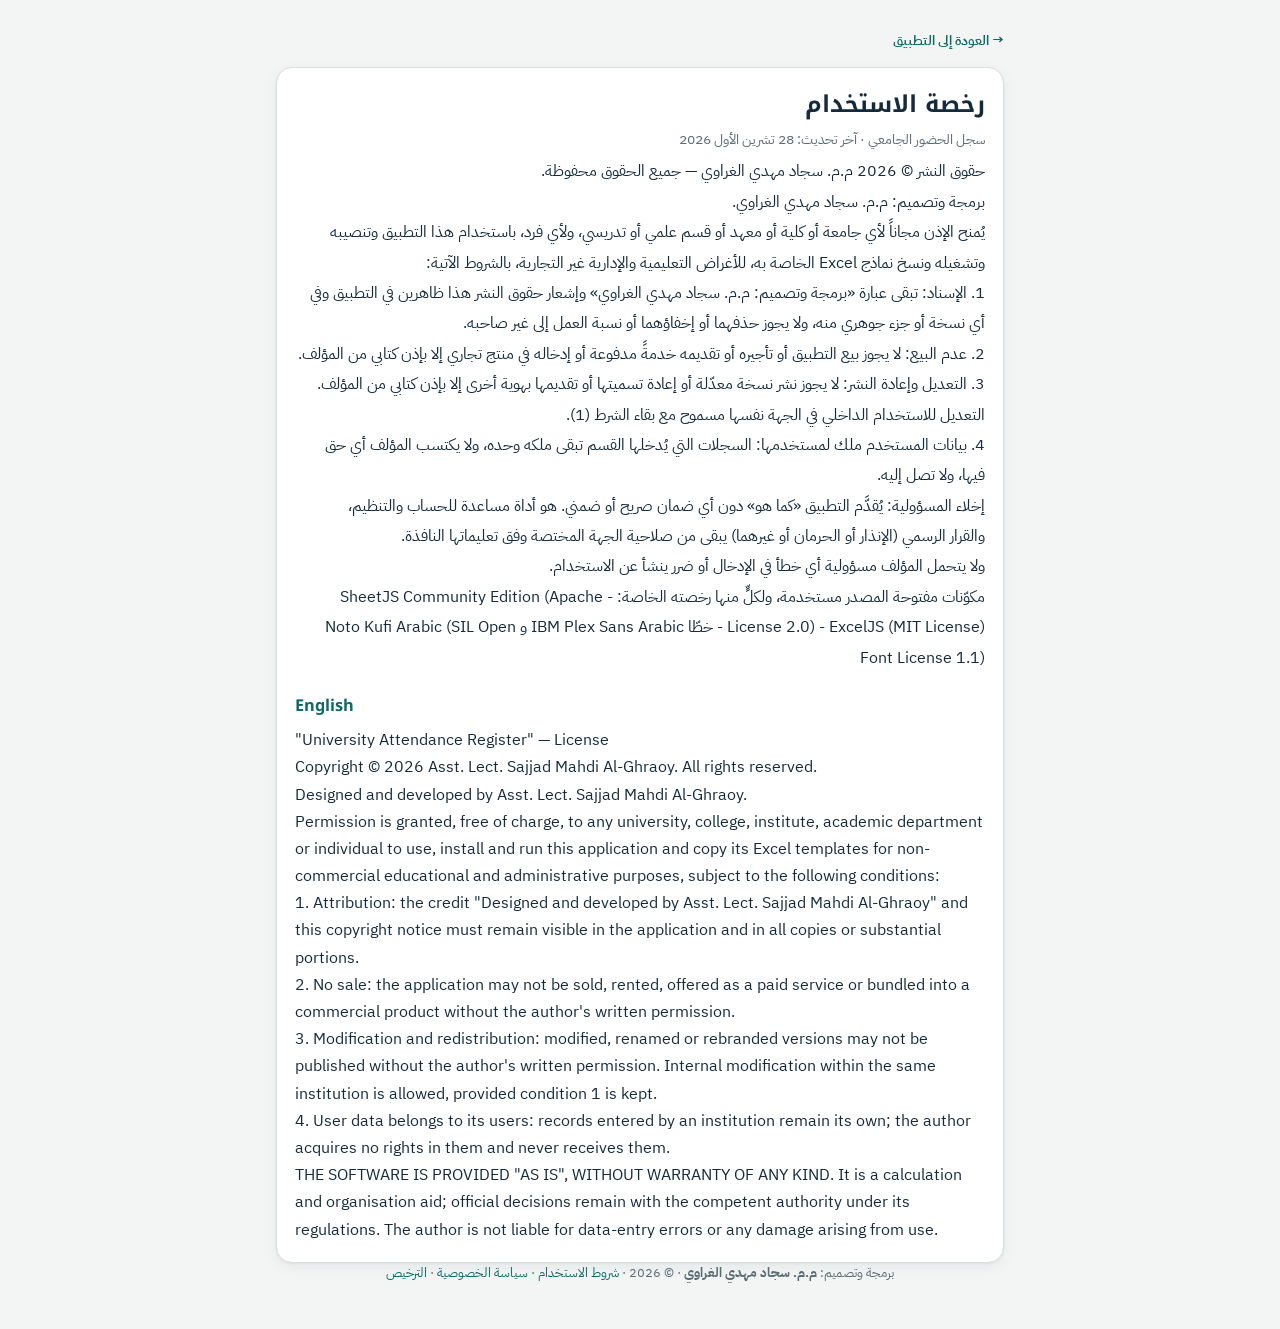
<file: license.html>
<!doctype html>
<html lang="ar" dir="rtl"><head><meta charset="utf-8"><meta name="viewport" content="width=device-width,initial-scale=1">
<title>رخصة الاستخدام — سجل الحضور الجامعي</title><meta name="author" content="م.م. سجاد مهدي الغراوي"><meta name="theme-color" content="#0e6a66">
<link rel="icon" href="icon-192.png">
<link rel="stylesheet" href="https://fonts.googleapis.com/css2?family=IBM+Plex+Sans+Arabic:wght@400;500;600;700&family=Noto+Kufi+Arabic:wght@600;800&display=swap">
<link rel="stylesheet" href="app.c05dd132b9.css">
<style>
.doc{max-width:760px;margin:0 auto;padding:28px 16px 40px}
.doc .panel{gap:6px} .doc h1{font-size:1.45rem;margin:0} .doc h2{font-family:var(--f-display);font-size:1.02rem;margin:14px 0 2px;color:var(--accent)}
.doc p,.doc li{margin:0 0 6px} .doc ol,.doc ul{margin:0;padding-inline-start:22px}
.doc .back{display:inline-block;margin-bottom:14px;color:var(--accent);text-decoration:none;font-weight:600}
.doc .meta{color:var(--muted);font-size:.85rem}
</style></head><body><div class="doc">
<a class="back" href="./">→ العودة إلى التطبيق</a>
<div class="panel"><h1>رخصة الاستخدام</h1><div class="meta">سجل الحضور الجامعي · آخر تحديث: 28 تشرين الأول 2026</div>
<pre style="white-space:pre-wrap;font-family:var(--f-body);margin:0;line-height:1.9">حقوق النشر © 2026 م.م. سجاد مهدي الغراوي — جميع الحقوق محفوظة.
برمجة وتصميم: م.م. سجاد مهدي الغراوي.
يُمنح الإذن مجاناً لأي جامعة أو كلية أو معهد أو قسم علمي أو تدريسي، ولأي فرد، باستخدام هذا التطبيق وتنصيبه وتشغيله ونسخ نماذج Excel الخاصة به، للأغراض التعليمية والإدارية غير التجارية، بالشروط الآتية:
1. الإسناد: تبقى عبارة «برمجة وتصميم: م.م. سجاد مهدي الغراوي» وإشعار حقوق النشر هذا ظاهرين في التطبيق وفي أي نسخة أو جزء جوهري منه، ولا يجوز حذفهما أو إخفاؤهما أو نسبة العمل إلى غير صاحبه.
2. عدم البيع: لا يجوز بيع التطبيق أو تأجيره أو تقديمه خدمةً مدفوعة أو إدخاله في منتج تجاري إلا بإذن كتابي من المؤلف.
3. التعديل وإعادة النشر: لا يجوز نشر نسخة معدّلة أو إعادة تسميتها أو تقديمها بهوية أخرى إلا بإذن كتابي من المؤلف. التعديل للاستخدام الداخلي في الجهة نفسها مسموح مع بقاء الشرط (1).
4. بيانات المستخدم ملك لمستخدمها: السجلات التي يُدخلها القسم تبقى ملكه وحده، ولا يكتسب المؤلف أي حق فيها، ولا تصل إليه.
إخلاء المسؤولية: يُقدَّم التطبيق «كما هو» دون أي ضمان صريح أو ضمني. هو أداة مساعدة للحساب والتنظيم،
والقرار الرسمي (الإنذار أو الحرمان أو غيرهما) يبقى من صلاحية الجهة المختصة وفق تعليماتها النافذة.
ولا يتحمل المؤلف مسؤولية أي خطأ في الإدخال أو ضرر ينشأ عن الاستخدام.
مكوّنات مفتوحة المصدر مستخدمة، ولكلٍّ منها رخصته الخاصة: - SheetJS Community Edition (Apache License 2.0) - ExcelJS (MIT License) - خطّا IBM Plex Sans Arabic و Noto Kufi Arabic (SIL Open Font License 1.1)</pre><h2 dir="ltr" style="text-align:left">English</h2><pre dir="ltr" style="white-space:pre-wrap;font-family:var(--f-body);margin:0;text-align:left;line-height:1.7">&quot;University Attendance Register&quot; — License
Copyright © 2026 Asst. Lect. Sajjad Mahdi Al-Ghraoy. All rights reserved.
Designed and developed by Asst. Lect. Sajjad Mahdi Al-Ghraoy.
Permission is granted, free of charge, to any university, college, institute, academic department or individual to use, install and run this application and copy its Excel templates for non-commercial educational and administrative purposes, subject to the following conditions:
1. Attribution: the credit &quot;Designed and developed by Asst. Lect. Sajjad Mahdi Al-Ghraoy&quot; and this copyright notice must remain visible in the application and in all copies or substantial portions.
2. No sale: the application may not be sold, rented, offered as a paid service or bundled into a commercial product without the author&#x27;s written permission.
3. Modification and redistribution: modified, renamed or rebranded versions may not be published without the author&#x27;s written permission. Internal modification within the same institution is allowed, provided condition 1 is kept.
4. User data belongs to its users: records entered by an institution remain its own; the author acquires no rights in them and never receives them.
THE SOFTWARE IS PROVIDED &quot;AS IS&quot;, WITHOUT WARRANTY OF ANY KIND. It is a calculation and organisation aid; official decisions remain with the competent authority under its regulations. The author is not liable for data-entry errors or any damage arising from use.</pre></div>
<p class="credit-line">برمجة وتصميم: <b>م.م. سجاد مهدي الغراوي</b> · © 2026 · <a href="terms.html">شروط الاستخدام</a> · <a href="privacy.html">سياسة الخصوصية</a> · <a href="license.html">الترخيص</a></p>
</div></body></html>
</file>
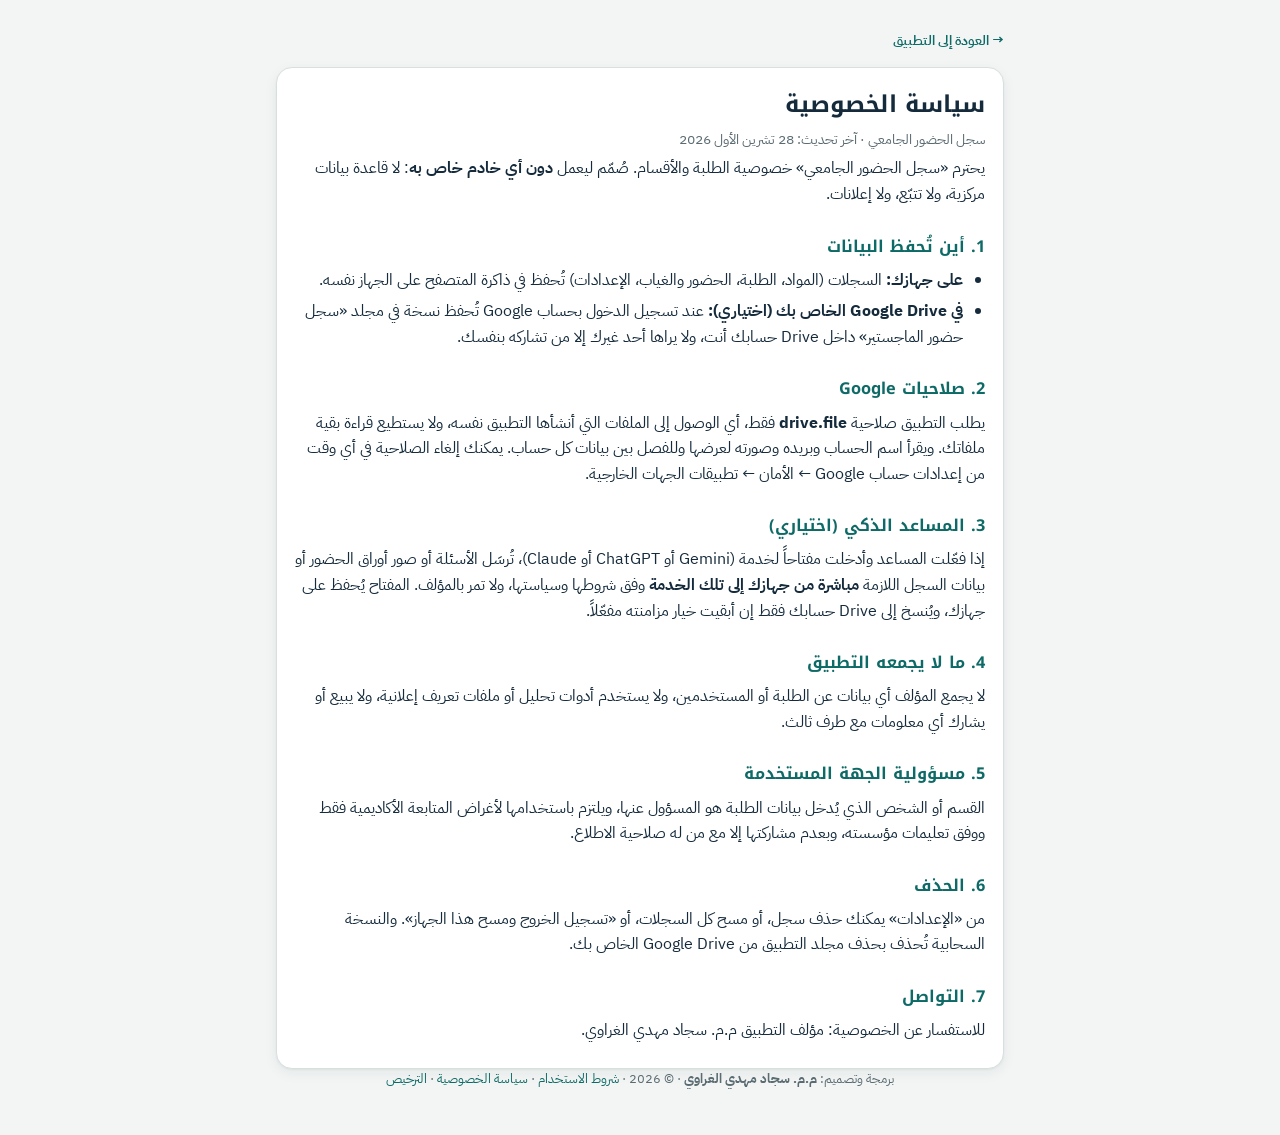
<file: privacy.html>
<!doctype html>
<html lang="ar" dir="rtl"><head><meta charset="utf-8"><meta name="viewport" content="width=device-width,initial-scale=1">
<title>سياسة الخصوصية — سجل الحضور الجامعي</title><meta name="author" content="م.م. سجاد مهدي الغراوي"><meta name="theme-color" content="#0e6a66">
<link rel="icon" href="icon-192.png">
<link rel="stylesheet" href="https://fonts.googleapis.com/css2?family=IBM+Plex+Sans+Arabic:wght@400;500;600;700&family=Noto+Kufi+Arabic:wght@600;800&display=swap">
<link rel="stylesheet" href="app.c05dd132b9.css">
<style>
.doc{max-width:760px;margin:0 auto;padding:28px 16px 40px}
.doc .panel{gap:6px} .doc h1{font-size:1.45rem;margin:0} .doc h2{font-family:var(--f-display);font-size:1.02rem;margin:14px 0 2px;color:var(--accent)}
.doc p,.doc li{margin:0 0 6px} .doc ol,.doc ul{margin:0;padding-inline-start:22px}
.doc .back{display:inline-block;margin-bottom:14px;color:var(--accent);text-decoration:none;font-weight:600}
.doc .meta{color:var(--muted);font-size:.85rem}
</style></head><body><div class="doc">
<a class="back" href="./">→ العودة إلى التطبيق</a>
<div class="panel"><h1>سياسة الخصوصية</h1><div class="meta">سجل الحضور الجامعي · آخر تحديث: 28 تشرين الأول 2026</div>
<p>يحترم «سجل الحضور الجامعي» خصوصية الطلبة والأقسام. صُمّم ليعمل <b>دون أي خادم خاص به</b>: لا قاعدة بيانات مركزية، ولا تتبّع، ولا إعلانات.</p>
<h2>1. أين تُحفظ البيانات</h2>
<ul><li><b>على جهازك:</b> السجلات (المواد، الطلبة، الحضور والغياب، الإعدادات) تُحفظ في ذاكرة المتصفح على الجهاز نفسه.</li>
<li><b>في Google Drive الخاص بك (اختياري):</b> عند تسجيل الدخول بحساب Google تُحفظ نسخة في مجلد «سجل حضور الماجستير» داخل Drive حسابك أنت، ولا يراها أحد غيرك إلا من تشاركه بنفسك.</li></ul>
<h2>2. صلاحيات Google</h2>
<p>يطلب التطبيق صلاحية <b>drive.file</b> فقط، أي الوصول إلى الملفات التي أنشأها التطبيق نفسه، ولا يستطيع قراءة بقية ملفاتك. ويقرأ اسم الحساب وبريده وصورته لعرضها وللفصل بين بيانات كل حساب. يمكنك إلغاء الصلاحية في أي وقت من إعدادات حساب Google ← الأمان ← تطبيقات الجهات الخارجية.</p>
<h2>3. المساعد الذكي (اختياري)</h2>
<p>إذا فعّلت المساعد وأدخلت مفتاحاً لخدمة (Gemini أو ChatGPT أو Claude)، تُرسَل الأسئلة أو صور أوراق الحضور أو بيانات السجل اللازمة <b>مباشرة من جهازك إلى تلك الخدمة</b> وفق شروطها وسياستها، ولا تمر بالمؤلف. المفتاح يُحفظ على جهازك، ويُنسخ إلى Drive حسابك فقط إن أبقيت خيار مزامنته مفعّلاً.</p>
<h2>4. ما لا يجمعه التطبيق</h2>
<p>لا يجمع المؤلف أي بيانات عن الطلبة أو المستخدمين، ولا يستخدم أدوات تحليل أو ملفات تعريف إعلانية، ولا يبيع أو يشارك أي معلومات مع طرف ثالث.</p>
<h2>5. مسؤولية الجهة المستخدمة</h2>
<p>القسم أو الشخص الذي يُدخل بيانات الطلبة هو المسؤول عنها، ويلتزم باستخدامها لأغراض المتابعة الأكاديمية فقط ووفق تعليمات مؤسسته، وبعدم مشاركتها إلا مع من له صلاحية الاطلاع.</p>
<h2>6. الحذف</h2>
<p>من «الإعدادات» يمكنك حذف سجل، أو مسح كل السجلات، أو «تسجيل الخروج ومسح هذا الجهاز». والنسخة السحابية تُحذف بحذف مجلد التطبيق من Google Drive الخاص بك.</p>
<h2>7. التواصل</h2>
<p>للاستفسار عن الخصوصية: مؤلف التطبيق م.م. سجاد مهدي الغراوي.</p>
</div>
<p class="credit-line">برمجة وتصميم: <b>م.م. سجاد مهدي الغراوي</b> · © 2026 · <a href="terms.html">شروط الاستخدام</a> · <a href="privacy.html">سياسة الخصوصية</a> · <a href="license.html">الترخيص</a></p>
</div></body></html>
</file>
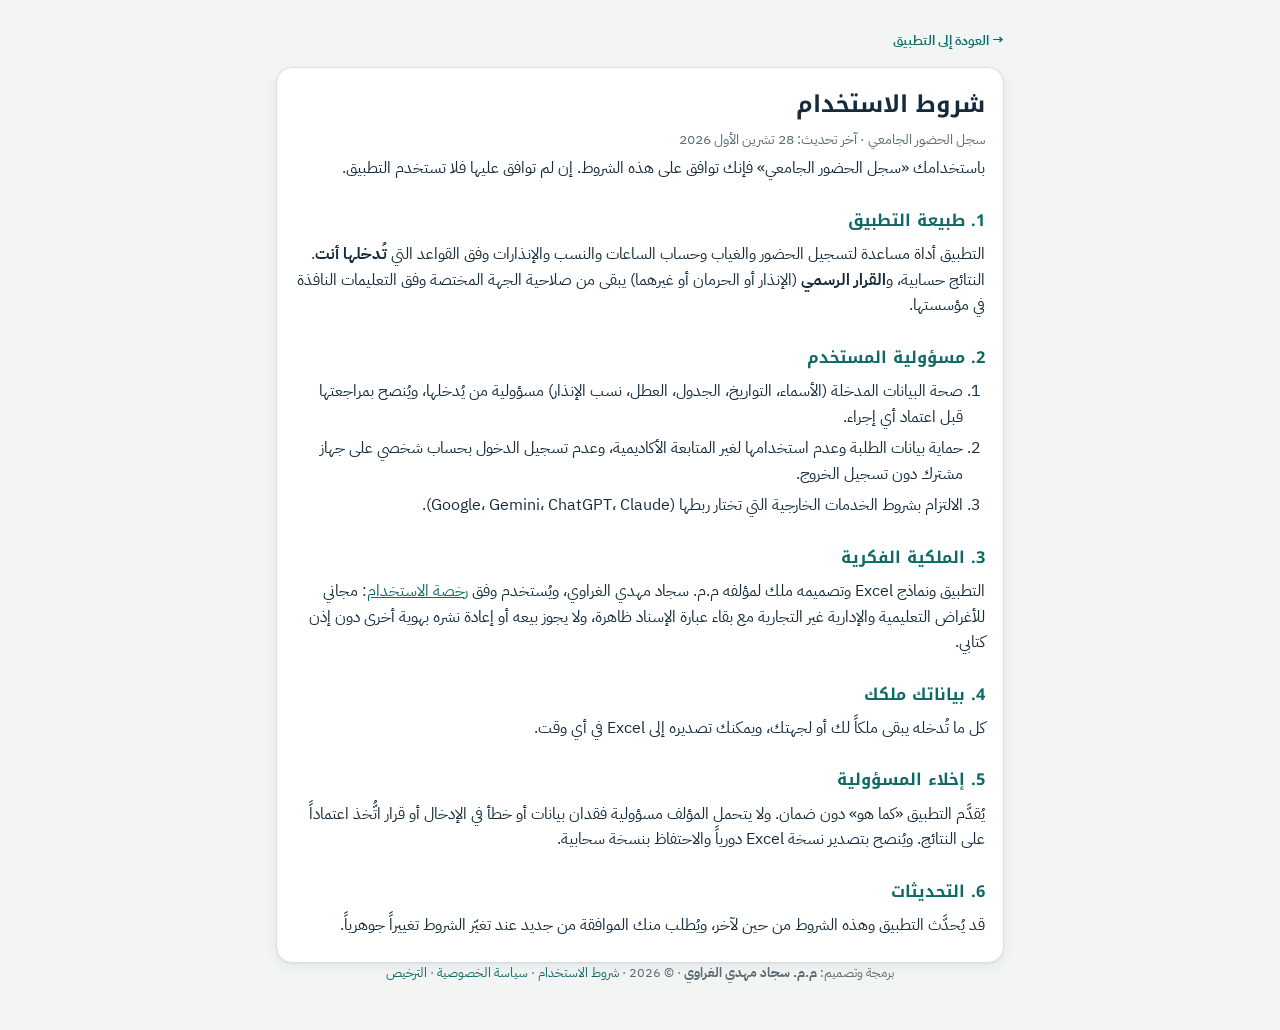
<file: terms.html>
<!doctype html>
<html lang="ar" dir="rtl"><head><meta charset="utf-8"><meta name="viewport" content="width=device-width,initial-scale=1">
<title>شروط الاستخدام — سجل الحضور الجامعي</title><meta name="author" content="م.م. سجاد مهدي الغراوي"><meta name="theme-color" content="#0e6a66">
<link rel="icon" href="icon-192.png">
<link rel="stylesheet" href="https://fonts.googleapis.com/css2?family=IBM+Plex+Sans+Arabic:wght@400;500;600;700&family=Noto+Kufi+Arabic:wght@600;800&display=swap">
<link rel="stylesheet" href="app.c05dd132b9.css">
<style>
.doc{max-width:760px;margin:0 auto;padding:28px 16px 40px}
.doc .panel{gap:6px} .doc h1{font-size:1.45rem;margin:0} .doc h2{font-family:var(--f-display);font-size:1.02rem;margin:14px 0 2px;color:var(--accent)}
.doc p,.doc li{margin:0 0 6px} .doc ol,.doc ul{margin:0;padding-inline-start:22px}
.doc .back{display:inline-block;margin-bottom:14px;color:var(--accent);text-decoration:none;font-weight:600}
.doc .meta{color:var(--muted);font-size:.85rem}
</style></head><body><div class="doc">
<a class="back" href="./">→ العودة إلى التطبيق</a>
<div class="panel"><h1>شروط الاستخدام</h1><div class="meta">سجل الحضور الجامعي · آخر تحديث: 28 تشرين الأول 2026</div>
<p>باستخدامك «سجل الحضور الجامعي» فإنك توافق على هذه الشروط. إن لم توافق عليها فلا تستخدم التطبيق.</p>
<h2>1. طبيعة التطبيق</h2>
<p>التطبيق أداة مساعدة لتسجيل الحضور والغياب وحساب الساعات والنسب والإنذارات وفق القواعد التي <b>تُدخلها أنت</b>. النتائج حسابية، و<b>القرار الرسمي</b> (الإنذار أو الحرمان أو غيرهما) يبقى من صلاحية الجهة المختصة وفق التعليمات النافذة في مؤسستها.</p>
<h2>2. مسؤولية المستخدم</h2>
<ol><li>صحة البيانات المدخلة (الأسماء، التواريخ، الجدول، العطل، نسب الإنذار) مسؤولية من يُدخلها، ويُنصح بمراجعتها قبل اعتماد أي إجراء.</li>
<li>حماية بيانات الطلبة وعدم استخدامها لغير المتابعة الأكاديمية، وعدم تسجيل الدخول بحساب شخصي على جهاز مشترك دون تسجيل الخروج.</li>
<li>الالتزام بشروط الخدمات الخارجية التي تختار ربطها (Google، Gemini، ChatGPT، Claude).</li></ol>
<h2>3. الملكية الفكرية</h2>
<p>التطبيق ونماذج Excel وتصميمه ملك لمؤلفه م.م. سجاد مهدي الغراوي، ويُستخدم وفق <a href="license.html">رخصة الاستخدام</a>: مجاني للأغراض التعليمية والإدارية غير التجارية مع بقاء عبارة الإسناد ظاهرة، ولا يجوز بيعه أو إعادة نشره بهوية أخرى دون إذن كتابي.</p>
<h2>4. بياناتك ملكك</h2>
<p>كل ما تُدخله يبقى ملكاً لك أو لجهتك، ويمكنك تصديره إلى Excel في أي وقت.</p>
<h2>5. إخلاء المسؤولية</h2>
<p>يُقدَّم التطبيق «كما هو» دون ضمان. ولا يتحمل المؤلف مسؤولية فقدان بيانات أو خطأ في الإدخال أو قرار اتُّخذ اعتماداً على النتائج. ويُنصح بتصدير نسخة Excel دورياً والاحتفاظ بنسخة سحابية.</p>
<h2>6. التحديثات</h2>
<p>قد يُحدَّث التطبيق وهذه الشروط من حين لآخر، ويُطلب منك الموافقة من جديد عند تغيّر الشروط تغييراً جوهرياً.</p>
</div>
<p class="credit-line">برمجة وتصميم: <b>م.م. سجاد مهدي الغراوي</b> · © 2026 · <a href="terms.html">شروط الاستخدام</a> · <a href="privacy.html">سياسة الخصوصية</a> · <a href="license.html">الترخيص</a></p>
</div></body></html>
</file>
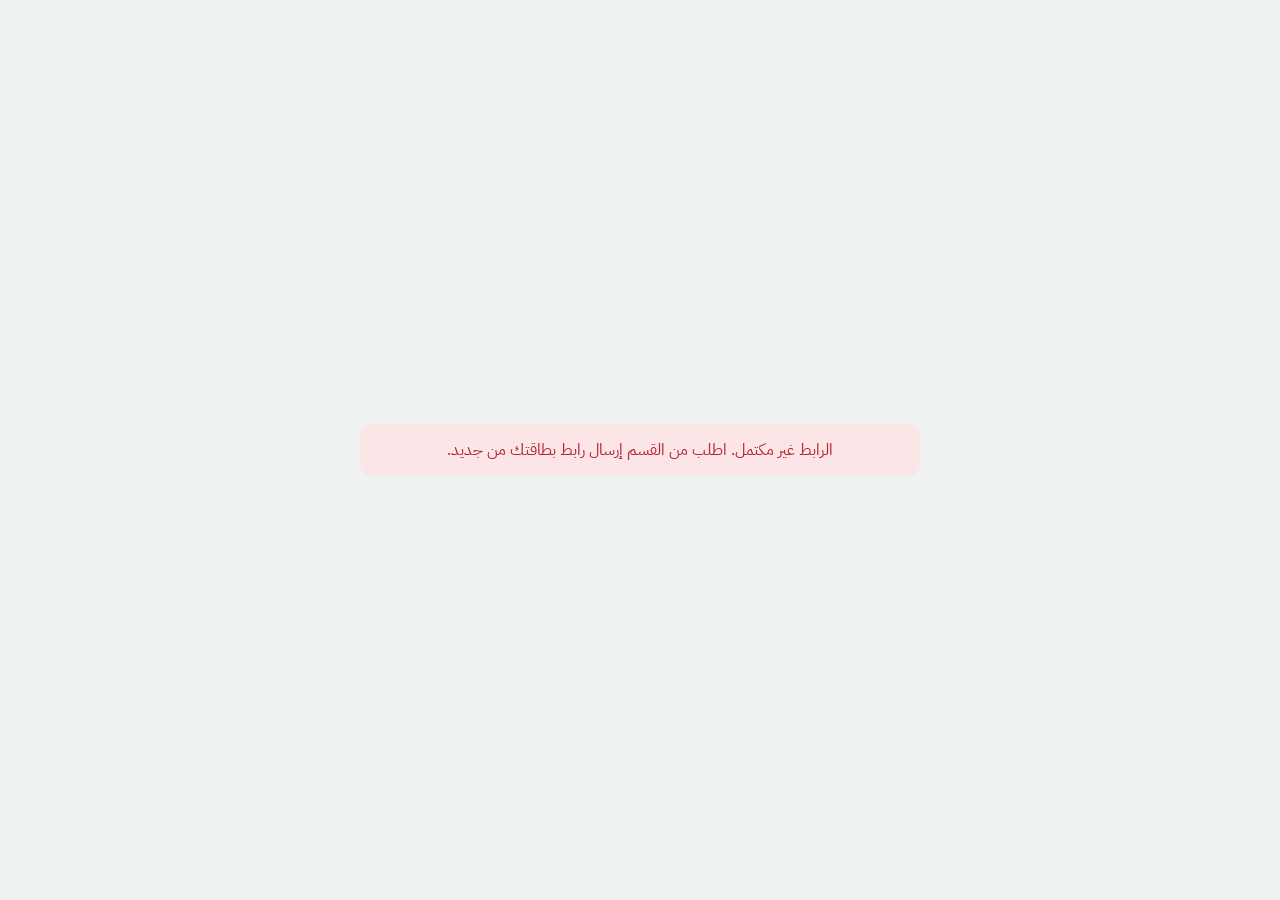
<file: beta/card.html>
<!doctype html>
<html lang="ar" dir="rtl">
<head>
<meta charset="utf-8">
<meta name="viewport" content="width=device-width,initial-scale=1">
<title>بطاقة الحضور</title>
<meta name="theme-color" content="#0e6a66">
<meta name="robots" content="noindex">
<link rel="icon" href="icon-192.png">
<link rel="stylesheet" href="https://fonts.googleapis.com/css2?family=IBM+Plex+Sans+Arabic:wght@400;500;600;700&family=Noto+Kufi+Arabic:wght@600;800&display=swap">
<style>
body{margin:0;min-height:100vh;display:grid;place-items:center;background:#eef3f2;font-family:"IBM Plex Sans Arabic",Tahoma,sans-serif;color:#152b3c}
.wrap{width:min(560px,calc(100vw - 32px));display:grid;gap:14px;padding:24px 0;text-align:center}
img{width:100%;border-radius:18px;box-shadow:0 12px 34px rgb(16 40 50 / .18);background:#fff}
h1{font-family:"Noto Kufi Arabic",sans-serif;font-size:1.2rem;margin:0}
p{margin:0;color:#5a6b72;font-size:.92rem;line-height:1.7}
.row{display:flex;gap:10px;justify-content:center;flex-wrap:wrap}
button{font:inherit;font-weight:700;border:0;border-radius:12px;padding:11px 20px;cursor:pointer;background:#0e6a66;color:#fff}
button.alt{background:#fff;color:#0e6a66;border:1px solid #cfdcda}
.foot{font-size:.75rem;color:#8a989c}
.err{background:#fbe5e6;color:#b3262f;border-radius:12px;padding:14px}
</style>
</head>
<body>
<div class="wrap" id="w">
<h1>بطاقة الحضور</h1>
<img id="card" alt="بطاقة الحضور">
<p>اعرض هذه البطاقة على الأستاذ ليمسحها في بداية كل محاضرة. احفظها في معرض الصور، أو أضف هذه الصفحة إلى الشاشة الرئيسية.</p>
<div class="row"><button id="save" type="button">حفظ الصورة</button><button class="alt" id="share" type="button" hidden>مشاركة</button></div>
<p class="foot">نظام الغيابات — برمجة وتصميم م.م. سجاد مهدي الغراوي</p>
</div>
<script src="card.js"></script>
<script>
(async () => {
const q = new URLSearchParams(location.hash.slice(1)), info = { name: q.get("n") || "", code: (q.get("c") || "").toUpperCase(), line1: q.get("a") || "", line2: q.get("b") || "", uniNo: q.get("u") || "", accent: /^#[0-9a-f]{6}$/i.test(q.get("k") || "") ? q.get("k") : "#0e6a66" };
if (!info.name || !/^[A-Z0-9]{6,12}$/.test(info.code)) { document.getElementById("w").innerHTML = '<div class="err">الرابط غير مكتمل. اطلب من القسم إرسال رابط بطاقتك من جديد.</div>'; return; }
document.title = "بطاقة الحضور — " + info.name;
try {
const c = await Card.draw(info), blob = await Card.toBlob(c), url = URL.createObjectURL(blob), file = new File([blob], "بطاقة الحضور - " + info.name + ".png", { type: "image/png" });
document.getElementById("card").src = url;
document.getElementById("save").onclick = () => { const a = document.createElement("a"); a.href = url; a.download = file.name; a.click(); };
if (navigator.canShare && navigator.canShare({ files: [file] })) { const b = document.getElementById("share"); b.hidden = false; b.onclick = () => navigator.share({ files: [file], title: "بطاقة الحضور" }).catch(() => {}); }
} catch (e) { document.getElementById("w").insertAdjacentHTML("beforeend", '<div class="err">' + e.message + '</div>'); }
})();
</script>
</body>
</html>
</file>
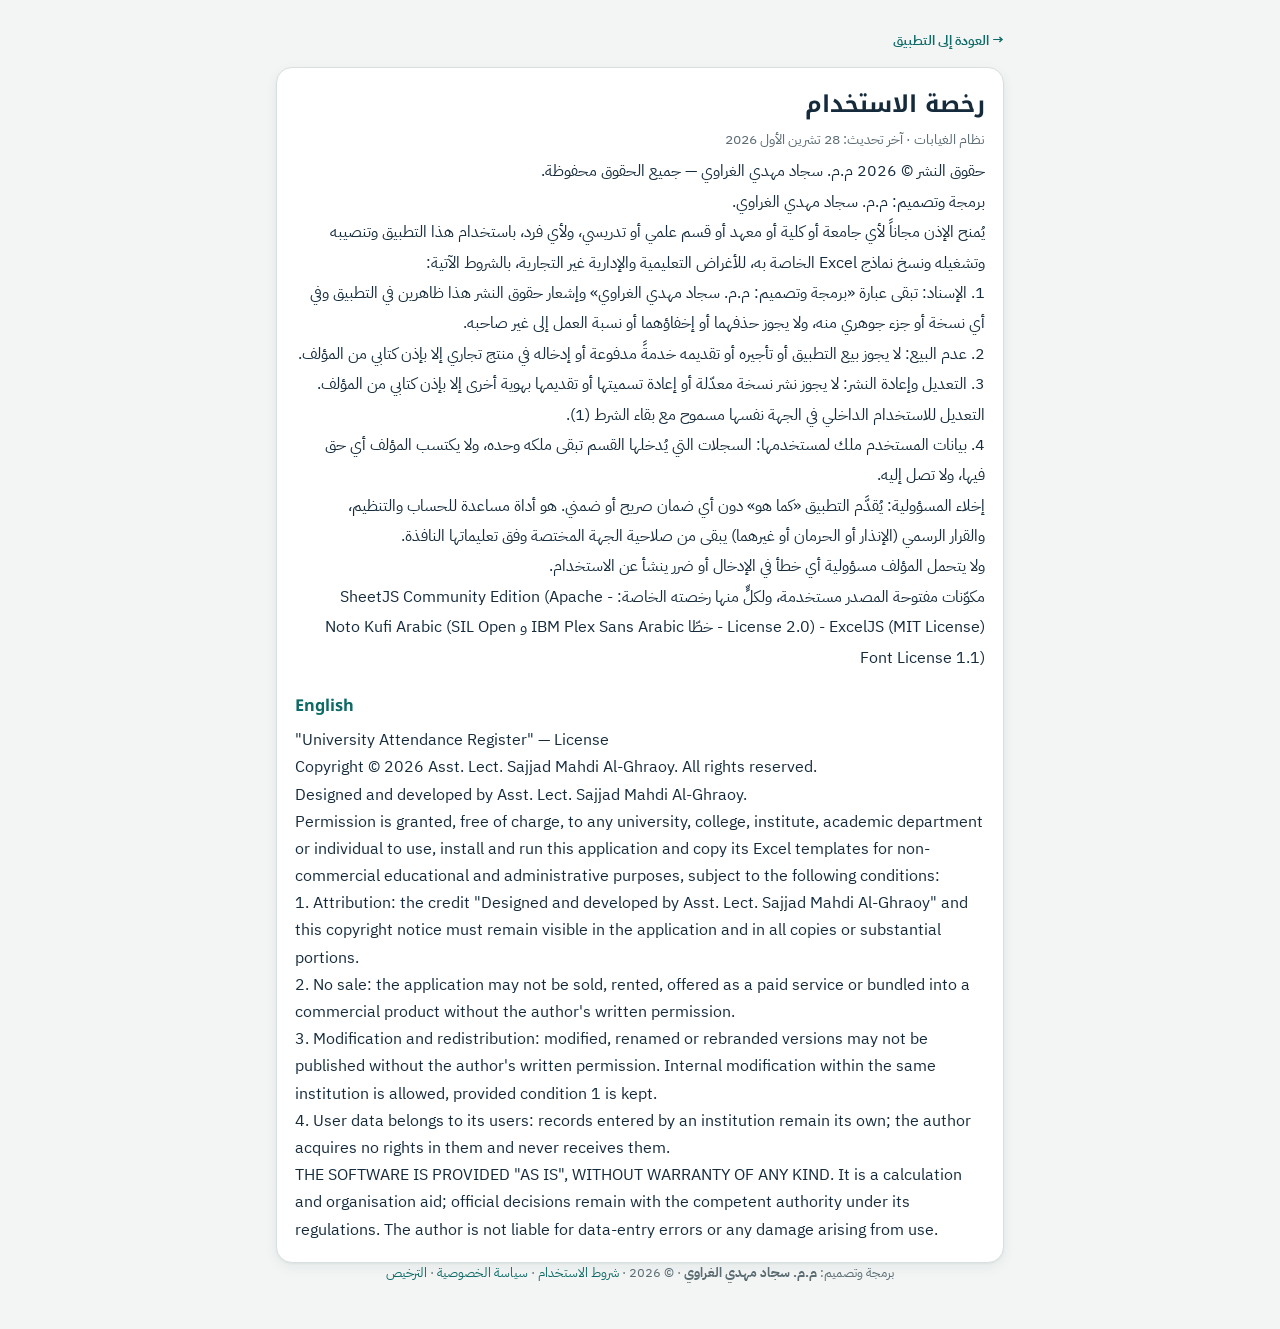
<file: beta/license.html>
<!doctype html>
<html lang="ar" dir="rtl"><head><meta charset="utf-8"><meta name="viewport" content="width=device-width,initial-scale=1">
<title>رخصة الاستخدام — نظام الغيابات</title><meta name="author" content="م.م. سجاد مهدي الغراوي"><meta name="theme-color" content="#0e6a66">
<link rel="icon" href="icon-192.png">
<link rel="stylesheet" href="https://fonts.googleapis.com/css2?family=IBM+Plex+Sans+Arabic:wght@400;500;600;700&family=Noto+Kufi+Arabic:wght@600;800&display=swap">
<link rel="stylesheet" href="app.a676eace71.css">
<style>
.doc{max-width:760px;margin:0 auto;padding:28px 16px 40px}
.doc .panel{gap:6px} .doc h1{font-size:1.45rem;margin:0} .doc h2{font-family:var(--f-display);font-size:1.02rem;margin:14px 0 2px;color:var(--accent)}
.doc p,.doc li{margin:0 0 6px} .doc ol,.doc ul{margin:0;padding-inline-start:22px}
.doc .back{display:inline-block;margin-bottom:14px;color:var(--accent);text-decoration:none;font-weight:600}
.doc .meta{color:var(--muted);font-size:.85rem}
</style></head><body><div class="doc">
<a class="back" href="./">→ العودة إلى التطبيق</a>
<div class="panel"><h1>رخصة الاستخدام</h1><div class="meta">نظام الغيابات · آخر تحديث: 28 تشرين الأول 2026</div>
<pre style="white-space:pre-wrap;font-family:var(--f-body);margin:0;line-height:1.9">حقوق النشر © 2026 م.م. سجاد مهدي الغراوي — جميع الحقوق محفوظة.
برمجة وتصميم: م.م. سجاد مهدي الغراوي.
يُمنح الإذن مجاناً لأي جامعة أو كلية أو معهد أو قسم علمي أو تدريسي، ولأي فرد، باستخدام هذا التطبيق وتنصيبه وتشغيله ونسخ نماذج Excel الخاصة به، للأغراض التعليمية والإدارية غير التجارية، بالشروط الآتية:
1. الإسناد: تبقى عبارة «برمجة وتصميم: م.م. سجاد مهدي الغراوي» وإشعار حقوق النشر هذا ظاهرين في التطبيق وفي أي نسخة أو جزء جوهري منه، ولا يجوز حذفهما أو إخفاؤهما أو نسبة العمل إلى غير صاحبه.
2. عدم البيع: لا يجوز بيع التطبيق أو تأجيره أو تقديمه خدمةً مدفوعة أو إدخاله في منتج تجاري إلا بإذن كتابي من المؤلف.
3. التعديل وإعادة النشر: لا يجوز نشر نسخة معدّلة أو إعادة تسميتها أو تقديمها بهوية أخرى إلا بإذن كتابي من المؤلف. التعديل للاستخدام الداخلي في الجهة نفسها مسموح مع بقاء الشرط (1).
4. بيانات المستخدم ملك لمستخدمها: السجلات التي يُدخلها القسم تبقى ملكه وحده، ولا يكتسب المؤلف أي حق فيها، ولا تصل إليه.
إخلاء المسؤولية: يُقدَّم التطبيق «كما هو» دون أي ضمان صريح أو ضمني. هو أداة مساعدة للحساب والتنظيم،
والقرار الرسمي (الإنذار أو الحرمان أو غيرهما) يبقى من صلاحية الجهة المختصة وفق تعليماتها النافذة.
ولا يتحمل المؤلف مسؤولية أي خطأ في الإدخال أو ضرر ينشأ عن الاستخدام.
مكوّنات مفتوحة المصدر مستخدمة، ولكلٍّ منها رخصته الخاصة: - SheetJS Community Edition (Apache License 2.0) - ExcelJS (MIT License) - خطّا IBM Plex Sans Arabic و Noto Kufi Arabic (SIL Open Font License 1.1)</pre><h2 dir="ltr" style="text-align:left">English</h2><pre dir="ltr" style="white-space:pre-wrap;font-family:var(--f-body);margin:0;text-align:left;line-height:1.7">&quot;University Attendance Register&quot; — License
Copyright © 2026 Asst. Lect. Sajjad Mahdi Al-Ghraoy. All rights reserved.
Designed and developed by Asst. Lect. Sajjad Mahdi Al-Ghraoy.
Permission is granted, free of charge, to any university, college, institute, academic department or individual to use, install and run this application and copy its Excel templates for non-commercial educational and administrative purposes, subject to the following conditions:
1. Attribution: the credit &quot;Designed and developed by Asst. Lect. Sajjad Mahdi Al-Ghraoy&quot; and this copyright notice must remain visible in the application and in all copies or substantial portions.
2. No sale: the application may not be sold, rented, offered as a paid service or bundled into a commercial product without the author&#x27;s written permission.
3. Modification and redistribution: modified, renamed or rebranded versions may not be published without the author&#x27;s written permission. Internal modification within the same institution is allowed, provided condition 1 is kept.
4. User data belongs to its users: records entered by an institution remain its own; the author acquires no rights in them and never receives them.
THE SOFTWARE IS PROVIDED &quot;AS IS&quot;, WITHOUT WARRANTY OF ANY KIND. It is a calculation and organisation aid; official decisions remain with the competent authority under its regulations. The author is not liable for data-entry errors or any damage arising from use.</pre></div>
<p class="credit-line">برمجة وتصميم: <b>م.م. سجاد مهدي الغراوي</b> · © 2026 · <a href="terms.html">شروط الاستخدام</a> · <a href="privacy.html">سياسة الخصوصية</a> · <a href="license.html">الترخيص</a></p>
</div></body></html>
</file>
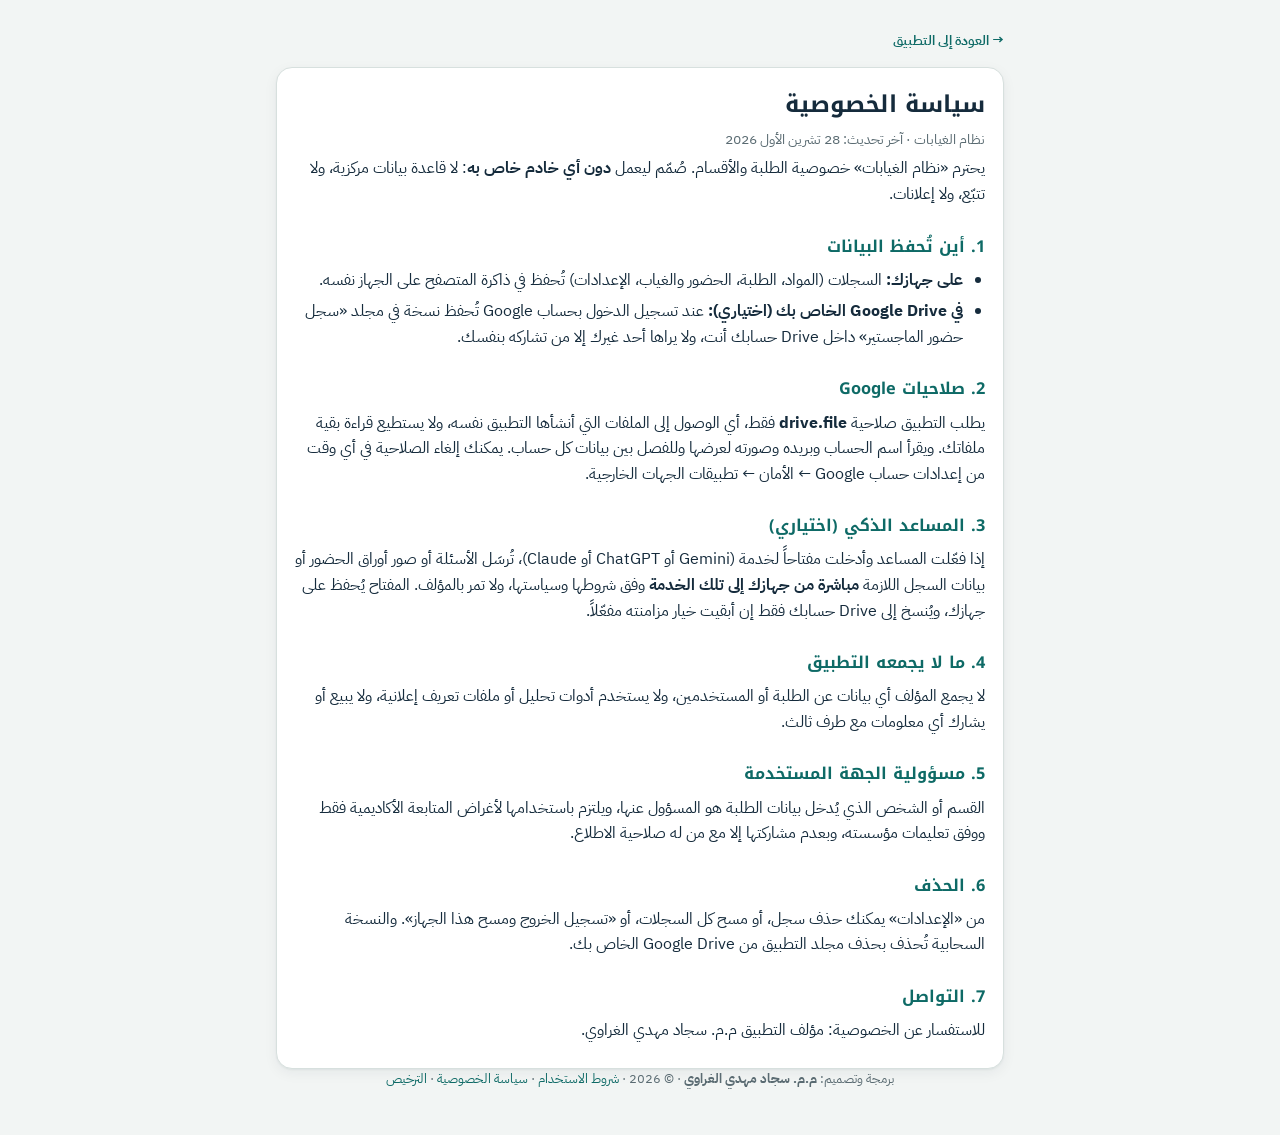
<file: beta/privacy.html>
<!doctype html>
<html lang="ar" dir="rtl"><head><meta charset="utf-8"><meta name="viewport" content="width=device-width,initial-scale=1">
<title>سياسة الخصوصية — نظام الغيابات</title><meta name="author" content="م.م. سجاد مهدي الغراوي"><meta name="theme-color" content="#0e6a66">
<link rel="icon" href="icon-192.png">
<link rel="stylesheet" href="https://fonts.googleapis.com/css2?family=IBM+Plex+Sans+Arabic:wght@400;500;600;700&family=Noto+Kufi+Arabic:wght@600;800&display=swap">
<link rel="stylesheet" href="app.a676eace71.css">
<style>
.doc{max-width:760px;margin:0 auto;padding:28px 16px 40px}
.doc .panel{gap:6px} .doc h1{font-size:1.45rem;margin:0} .doc h2{font-family:var(--f-display);font-size:1.02rem;margin:14px 0 2px;color:var(--accent)}
.doc p,.doc li{margin:0 0 6px} .doc ol,.doc ul{margin:0;padding-inline-start:22px}
.doc .back{display:inline-block;margin-bottom:14px;color:var(--accent);text-decoration:none;font-weight:600}
.doc .meta{color:var(--muted);font-size:.85rem}
</style></head><body><div class="doc">
<a class="back" href="./">→ العودة إلى التطبيق</a>
<div class="panel"><h1>سياسة الخصوصية</h1><div class="meta">نظام الغيابات · آخر تحديث: 28 تشرين الأول 2026</div>
<p>يحترم «نظام الغيابات» خصوصية الطلبة والأقسام. صُمّم ليعمل <b>دون أي خادم خاص به</b>: لا قاعدة بيانات مركزية، ولا تتبّع، ولا إعلانات.</p>
<h2>1. أين تُحفظ البيانات</h2>
<ul><li><b>على جهازك:</b> السجلات (المواد، الطلبة، الحضور والغياب، الإعدادات) تُحفظ في ذاكرة المتصفح على الجهاز نفسه.</li>
<li><b>في Google Drive الخاص بك (اختياري):</b> عند تسجيل الدخول بحساب Google تُحفظ نسخة في مجلد «سجل حضور الماجستير» داخل Drive حسابك أنت، ولا يراها أحد غيرك إلا من تشاركه بنفسك.</li></ul>
<h2>2. صلاحيات Google</h2>
<p>يطلب التطبيق صلاحية <b>drive.file</b> فقط، أي الوصول إلى الملفات التي أنشأها التطبيق نفسه، ولا يستطيع قراءة بقية ملفاتك. ويقرأ اسم الحساب وبريده وصورته لعرضها وللفصل بين بيانات كل حساب. يمكنك إلغاء الصلاحية في أي وقت من إعدادات حساب Google ← الأمان ← تطبيقات الجهات الخارجية.</p>
<h2>3. المساعد الذكي (اختياري)</h2>
<p>إذا فعّلت المساعد وأدخلت مفتاحاً لخدمة (Gemini أو ChatGPT أو Claude)، تُرسَل الأسئلة أو صور أوراق الحضور أو بيانات السجل اللازمة <b>مباشرة من جهازك إلى تلك الخدمة</b> وفق شروطها وسياستها، ولا تمر بالمؤلف. المفتاح يُحفظ على جهازك، ويُنسخ إلى Drive حسابك فقط إن أبقيت خيار مزامنته مفعّلاً.</p>
<h2>4. ما لا يجمعه التطبيق</h2>
<p>لا يجمع المؤلف أي بيانات عن الطلبة أو المستخدمين، ولا يستخدم أدوات تحليل أو ملفات تعريف إعلانية، ولا يبيع أو يشارك أي معلومات مع طرف ثالث.</p>
<h2>5. مسؤولية الجهة المستخدمة</h2>
<p>القسم أو الشخص الذي يُدخل بيانات الطلبة هو المسؤول عنها، ويلتزم باستخدامها لأغراض المتابعة الأكاديمية فقط ووفق تعليمات مؤسسته، وبعدم مشاركتها إلا مع من له صلاحية الاطلاع.</p>
<h2>6. الحذف</h2>
<p>من «الإعدادات» يمكنك حذف سجل، أو مسح كل السجلات، أو «تسجيل الخروج ومسح هذا الجهاز». والنسخة السحابية تُحذف بحذف مجلد التطبيق من Google Drive الخاص بك.</p>
<h2>7. التواصل</h2>
<p>للاستفسار عن الخصوصية: مؤلف التطبيق م.م. سجاد مهدي الغراوي.</p>
</div>
<p class="credit-line">برمجة وتصميم: <b>م.م. سجاد مهدي الغراوي</b> · © 2026 · <a href="terms.html">شروط الاستخدام</a> · <a href="privacy.html">سياسة الخصوصية</a> · <a href="license.html">الترخيص</a></p>
</div></body></html>
</file>
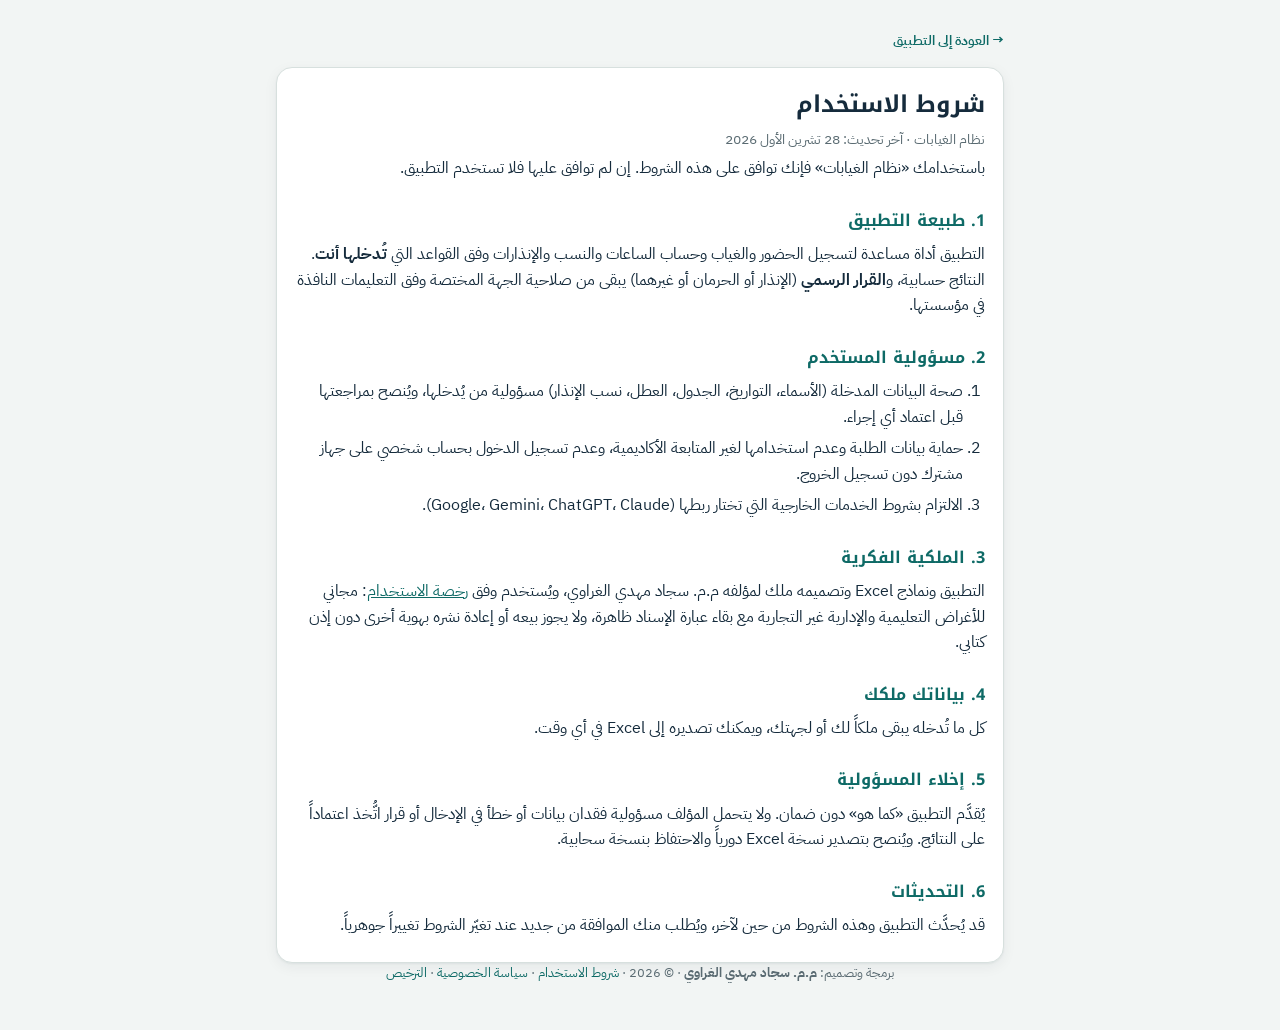
<file: beta/terms.html>
<!doctype html>
<html lang="ar" dir="rtl"><head><meta charset="utf-8"><meta name="viewport" content="width=device-width,initial-scale=1">
<title>شروط الاستخدام — نظام الغيابات</title><meta name="author" content="م.م. سجاد مهدي الغراوي"><meta name="theme-color" content="#0e6a66">
<link rel="icon" href="icon-192.png">
<link rel="stylesheet" href="https://fonts.googleapis.com/css2?family=IBM+Plex+Sans+Arabic:wght@400;500;600;700&family=Noto+Kufi+Arabic:wght@600;800&display=swap">
<link rel="stylesheet" href="app.a676eace71.css">
<style>
.doc{max-width:760px;margin:0 auto;padding:28px 16px 40px}
.doc .panel{gap:6px} .doc h1{font-size:1.45rem;margin:0} .doc h2{font-family:var(--f-display);font-size:1.02rem;margin:14px 0 2px;color:var(--accent)}
.doc p,.doc li{margin:0 0 6px} .doc ol,.doc ul{margin:0;padding-inline-start:22px}
.doc .back{display:inline-block;margin-bottom:14px;color:var(--accent);text-decoration:none;font-weight:600}
.doc .meta{color:var(--muted);font-size:.85rem}
</style></head><body><div class="doc">
<a class="back" href="./">→ العودة إلى التطبيق</a>
<div class="panel"><h1>شروط الاستخدام</h1><div class="meta">نظام الغيابات · آخر تحديث: 28 تشرين الأول 2026</div>
<p>باستخدامك «نظام الغيابات» فإنك توافق على هذه الشروط. إن لم توافق عليها فلا تستخدم التطبيق.</p>
<h2>1. طبيعة التطبيق</h2>
<p>التطبيق أداة مساعدة لتسجيل الحضور والغياب وحساب الساعات والنسب والإنذارات وفق القواعد التي <b>تُدخلها أنت</b>. النتائج حسابية، و<b>القرار الرسمي</b> (الإنذار أو الحرمان أو غيرهما) يبقى من صلاحية الجهة المختصة وفق التعليمات النافذة في مؤسستها.</p>
<h2>2. مسؤولية المستخدم</h2>
<ol><li>صحة البيانات المدخلة (الأسماء، التواريخ، الجدول، العطل، نسب الإنذار) مسؤولية من يُدخلها، ويُنصح بمراجعتها قبل اعتماد أي إجراء.</li>
<li>حماية بيانات الطلبة وعدم استخدامها لغير المتابعة الأكاديمية، وعدم تسجيل الدخول بحساب شخصي على جهاز مشترك دون تسجيل الخروج.</li>
<li>الالتزام بشروط الخدمات الخارجية التي تختار ربطها (Google، Gemini، ChatGPT، Claude).</li></ol>
<h2>3. الملكية الفكرية</h2>
<p>التطبيق ونماذج Excel وتصميمه ملك لمؤلفه م.م. سجاد مهدي الغراوي، ويُستخدم وفق <a href="license.html">رخصة الاستخدام</a>: مجاني للأغراض التعليمية والإدارية غير التجارية مع بقاء عبارة الإسناد ظاهرة، ولا يجوز بيعه أو إعادة نشره بهوية أخرى دون إذن كتابي.</p>
<h2>4. بياناتك ملكك</h2>
<p>كل ما تُدخله يبقى ملكاً لك أو لجهتك، ويمكنك تصديره إلى Excel في أي وقت.</p>
<h2>5. إخلاء المسؤولية</h2>
<p>يُقدَّم التطبيق «كما هو» دون ضمان. ولا يتحمل المؤلف مسؤولية فقدان بيانات أو خطأ في الإدخال أو قرار اتُّخذ اعتماداً على النتائج. ويُنصح بتصدير نسخة Excel دورياً والاحتفاظ بنسخة سحابية.</p>
<h2>6. التحديثات</h2>
<p>قد يُحدَّث التطبيق وهذه الشروط من حين لآخر، ويُطلب منك الموافقة من جديد عند تغيّر الشروط تغييراً جوهرياً.</p>
</div>
<p class="credit-line">برمجة وتصميم: <b>م.م. سجاد مهدي الغراوي</b> · © 2026 · <a href="terms.html">شروط الاستخدام</a> · <a href="privacy.html">سياسة الخصوصية</a> · <a href="license.html">الترخيص</a></p>
</div></body></html>
</file>
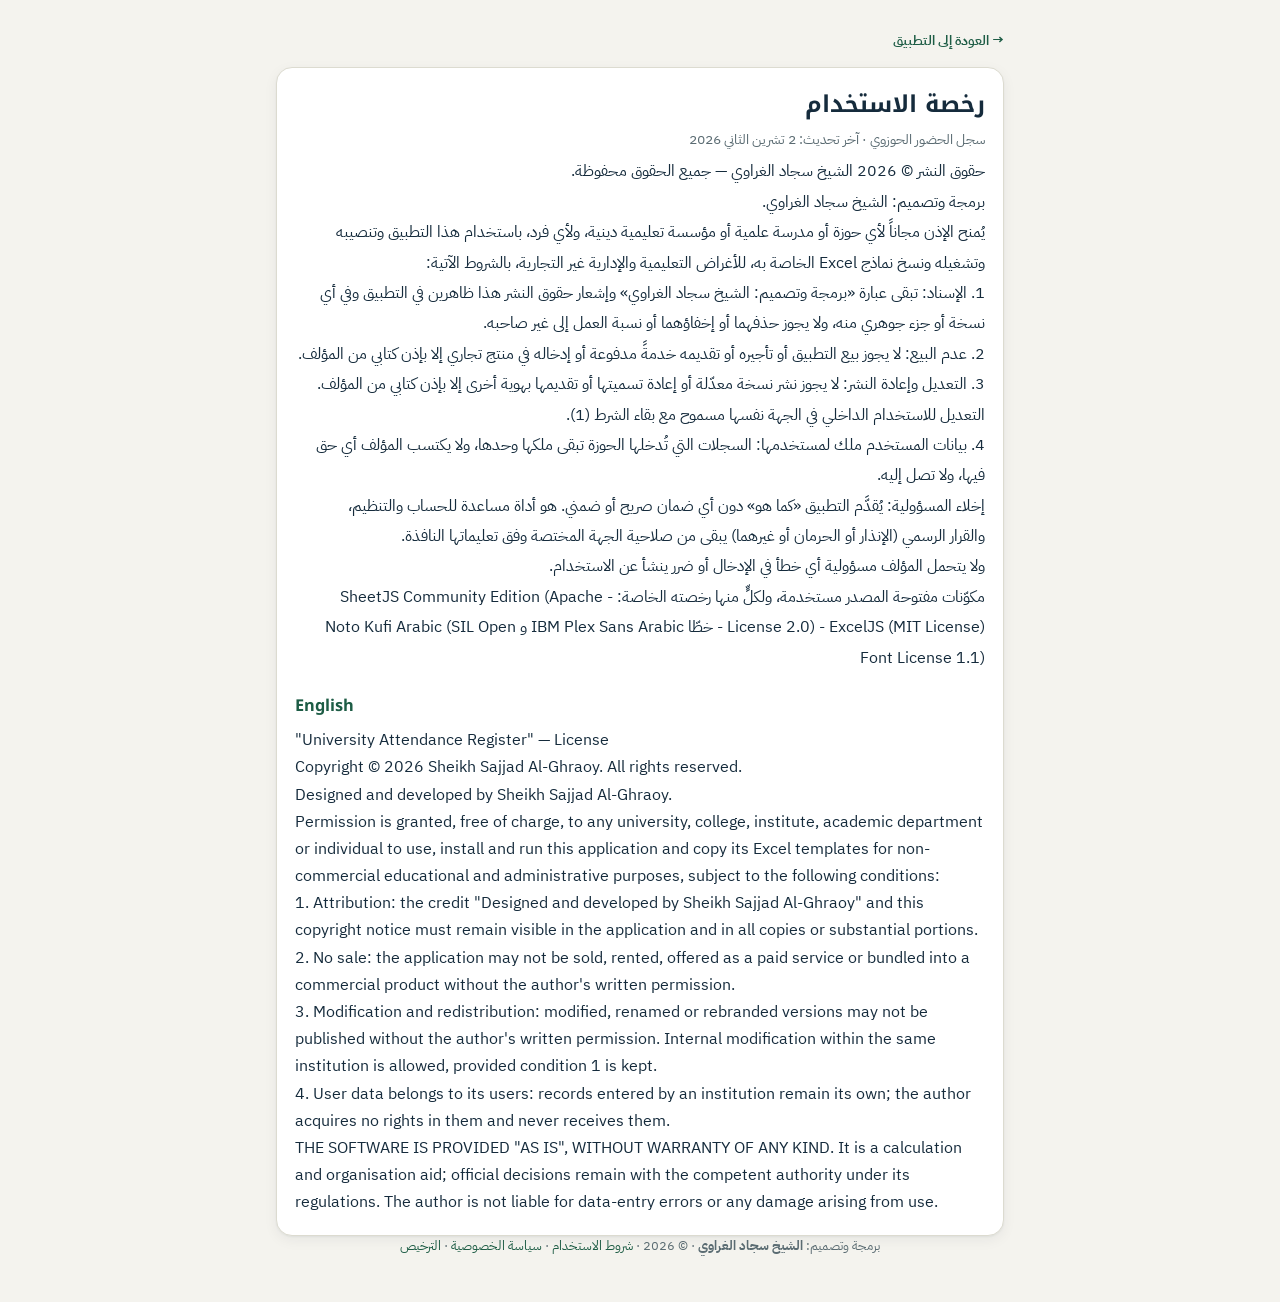
<file: hawza/license.html>
<!doctype html>
<html lang="ar" dir="rtl"><head><meta charset="utf-8"><meta name="viewport" content="width=device-width,initial-scale=1">
<title>رخصة الاستخدام — سجل الحضور الحوزوي</title><meta name="author" content="الشيخ سجاد الغراوي"><meta name="theme-color" content="#1d5c45">
<link rel="icon" href="icon-192.png">
<link rel="stylesheet" href="https://fonts.googleapis.com/css2?family=IBM+Plex+Sans+Arabic:wght@400;500;600;700&family=Noto+Kufi+Arabic:wght@600;800&display=swap">
<link rel="stylesheet" href="app.5e446777e1.css">
<style>
.doc{max-width:760px;margin:0 auto;padding:28px 16px 40px}
.doc .panel{gap:6px} .doc h1{font-size:1.45rem;margin:0} .doc h2{font-family:var(--f-display);font-size:1.02rem;margin:14px 0 2px;color:var(--accent)}
.doc p,.doc li{margin:0 0 6px} .doc ol,.doc ul{margin:0;padding-inline-start:22px}
.doc .back{display:inline-block;margin-bottom:14px;color:var(--accent);text-decoration:none;font-weight:600}
.doc .meta{color:var(--muted);font-size:.85rem}
</style></head><body><div class="doc">
<a class="back" href="./">→ العودة إلى التطبيق</a>
<div class="panel"><h1>رخصة الاستخدام</h1><div class="meta">سجل الحضور الحوزوي · آخر تحديث: 2 تشرين الثاني 2026</div>
<pre style="white-space:pre-wrap;font-family:var(--f-body);margin:0;line-height:1.9">حقوق النشر © 2026 الشيخ سجاد الغراوي — جميع الحقوق محفوظة.
برمجة وتصميم: الشيخ سجاد الغراوي.
يُمنح الإذن مجاناً لأي حوزة أو مدرسة علمية أو مؤسسة تعليمية دينية، ولأي فرد، باستخدام هذا التطبيق وتنصيبه وتشغيله ونسخ نماذج Excel الخاصة به، للأغراض التعليمية والإدارية غير التجارية، بالشروط الآتية:
1. الإسناد: تبقى عبارة «برمجة وتصميم: الشيخ سجاد الغراوي» وإشعار حقوق النشر هذا ظاهرين في التطبيق وفي أي نسخة أو جزء جوهري منه، ولا يجوز حذفهما أو إخفاؤهما أو نسبة العمل إلى غير صاحبه.
2. عدم البيع: لا يجوز بيع التطبيق أو تأجيره أو تقديمه خدمةً مدفوعة أو إدخاله في منتج تجاري إلا بإذن كتابي من المؤلف.
3. التعديل وإعادة النشر: لا يجوز نشر نسخة معدّلة أو إعادة تسميتها أو تقديمها بهوية أخرى إلا بإذن كتابي من المؤلف. التعديل للاستخدام الداخلي في الجهة نفسها مسموح مع بقاء الشرط (1).
4. بيانات المستخدم ملك لمستخدمها: السجلات التي تُدخلها الحوزة تبقى ملكها وحدها، ولا يكتسب المؤلف أي حق فيها، ولا تصل إليه.
إخلاء المسؤولية: يُقدَّم التطبيق «كما هو» دون أي ضمان صريح أو ضمني. هو أداة مساعدة للحساب والتنظيم،
والقرار الرسمي (الإنذار أو الحرمان أو غيرهما) يبقى من صلاحية الجهة المختصة وفق تعليماتها النافذة.
ولا يتحمل المؤلف مسؤولية أي خطأ في الإدخال أو ضرر ينشأ عن الاستخدام.
مكوّنات مفتوحة المصدر مستخدمة، ولكلٍّ منها رخصته الخاصة: - SheetJS Community Edition (Apache License 2.0) - ExcelJS (MIT License) - خطّا IBM Plex Sans Arabic و Noto Kufi Arabic (SIL Open Font License 1.1)</pre><h2 dir="ltr" style="text-align:left">English</h2><pre dir="ltr" style="white-space:pre-wrap;font-family:var(--f-body);margin:0;text-align:left;line-height:1.7">&quot;University Attendance Register&quot; — License
Copyright © 2026 Sheikh Sajjad Al-Ghraoy. All rights reserved.
Designed and developed by Sheikh Sajjad Al-Ghraoy.
Permission is granted, free of charge, to any university, college, institute, academic department or individual to use, install and run this application and copy its Excel templates for non-commercial educational and administrative purposes, subject to the following conditions:
1. Attribution: the credit &quot;Designed and developed by Sheikh Sajjad Al-Ghraoy&quot; and this copyright notice must remain visible in the application and in all copies or substantial portions.
2. No sale: the application may not be sold, rented, offered as a paid service or bundled into a commercial product without the author&#x27;s written permission.
3. Modification and redistribution: modified, renamed or rebranded versions may not be published without the author&#x27;s written permission. Internal modification within the same institution is allowed, provided condition 1 is kept.
4. User data belongs to its users: records entered by an institution remain its own; the author acquires no rights in them and never receives them.
THE SOFTWARE IS PROVIDED &quot;AS IS&quot;, WITHOUT WARRANTY OF ANY KIND. It is a calculation and organisation aid; official decisions remain with the competent authority under its regulations. The author is not liable for data-entry errors or any damage arising from use.</pre></div>
<p class="credit-line">برمجة وتصميم: <b>الشيخ سجاد الغراوي</b> · © 2026 · <a href="terms.html">شروط الاستخدام</a> · <a href="privacy.html">سياسة الخصوصية</a> · <a href="license.html">الترخيص</a></p>
</div></body></html>
</file>
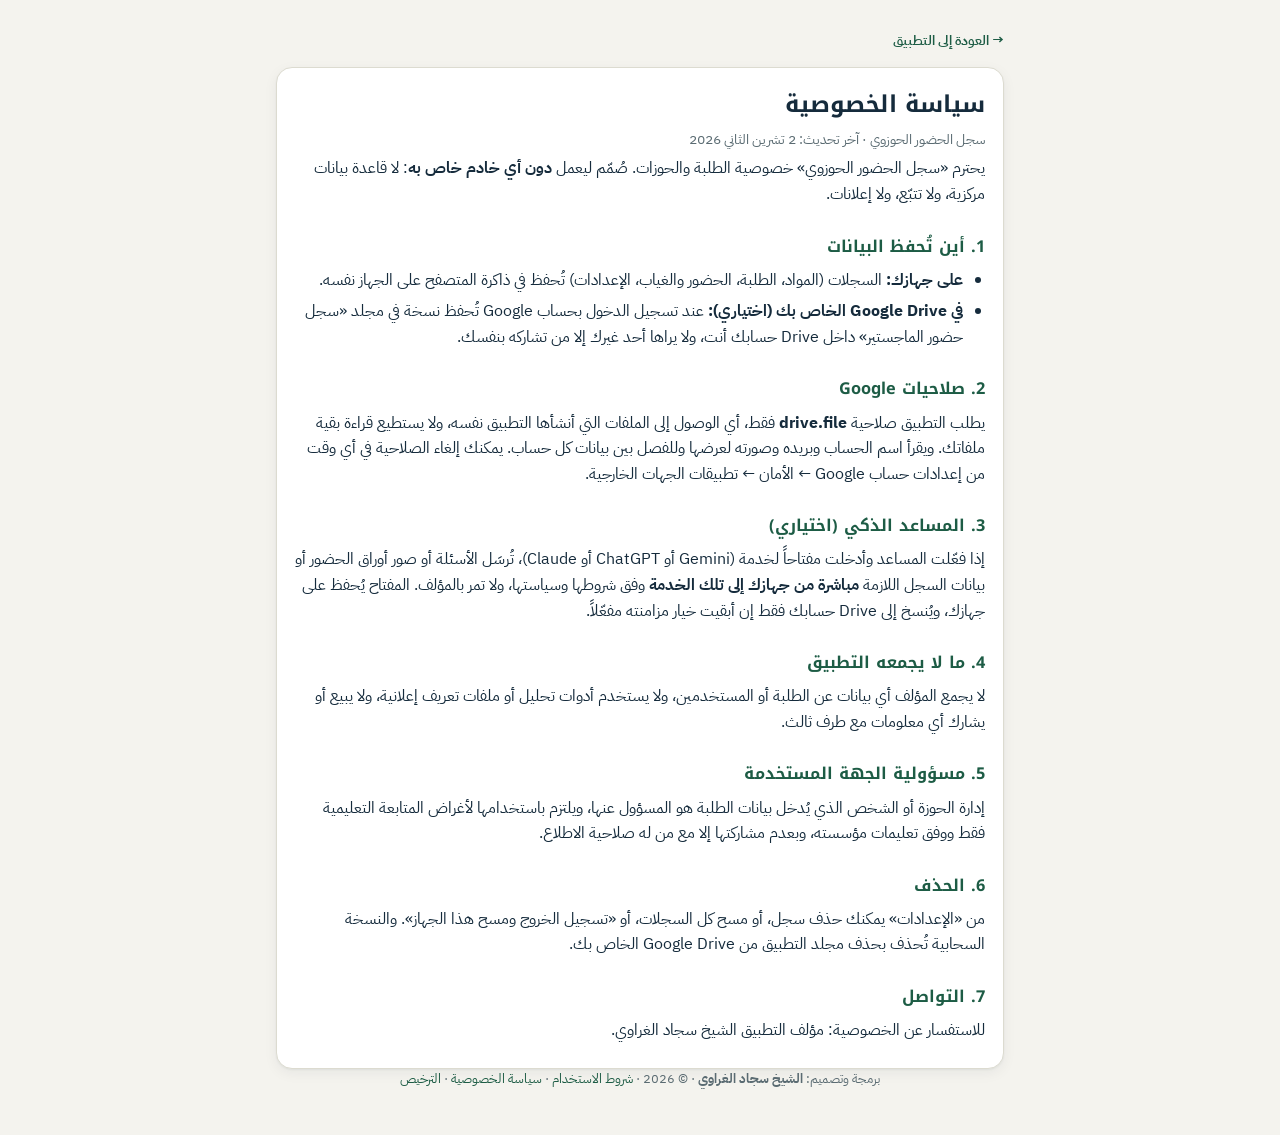
<file: hawza/privacy.html>
<!doctype html>
<html lang="ar" dir="rtl"><head><meta charset="utf-8"><meta name="viewport" content="width=device-width,initial-scale=1">
<title>سياسة الخصوصية — سجل الحضور الحوزوي</title><meta name="author" content="الشيخ سجاد الغراوي"><meta name="theme-color" content="#1d5c45">
<link rel="icon" href="icon-192.png">
<link rel="stylesheet" href="https://fonts.googleapis.com/css2?family=IBM+Plex+Sans+Arabic:wght@400;500;600;700&family=Noto+Kufi+Arabic:wght@600;800&display=swap">
<link rel="stylesheet" href="app.5e446777e1.css">
<style>
.doc{max-width:760px;margin:0 auto;padding:28px 16px 40px}
.doc .panel{gap:6px} .doc h1{font-size:1.45rem;margin:0} .doc h2{font-family:var(--f-display);font-size:1.02rem;margin:14px 0 2px;color:var(--accent)}
.doc p,.doc li{margin:0 0 6px} .doc ol,.doc ul{margin:0;padding-inline-start:22px}
.doc .back{display:inline-block;margin-bottom:14px;color:var(--accent);text-decoration:none;font-weight:600}
.doc .meta{color:var(--muted);font-size:.85rem}
</style></head><body><div class="doc">
<a class="back" href="./">→ العودة إلى التطبيق</a>
<div class="panel"><h1>سياسة الخصوصية</h1><div class="meta">سجل الحضور الحوزوي · آخر تحديث: 2 تشرين الثاني 2026</div>
<p>يحترم «سجل الحضور الحوزوي» خصوصية الطلبة والحوزات. صُمّم ليعمل <b>دون أي خادم خاص به</b>: لا قاعدة بيانات مركزية، ولا تتبّع، ولا إعلانات.</p>
<h2>1. أين تُحفظ البيانات</h2>
<ul><li><b>على جهازك:</b> السجلات (المواد، الطلبة، الحضور والغياب، الإعدادات) تُحفظ في ذاكرة المتصفح على الجهاز نفسه.</li>
<li><b>في Google Drive الخاص بك (اختياري):</b> عند تسجيل الدخول بحساب Google تُحفظ نسخة في مجلد «سجل حضور الماجستير» داخل Drive حسابك أنت، ولا يراها أحد غيرك إلا من تشاركه بنفسك.</li></ul>
<h2>2. صلاحيات Google</h2>
<p>يطلب التطبيق صلاحية <b>drive.file</b> فقط، أي الوصول إلى الملفات التي أنشأها التطبيق نفسه، ولا يستطيع قراءة بقية ملفاتك. ويقرأ اسم الحساب وبريده وصورته لعرضها وللفصل بين بيانات كل حساب. يمكنك إلغاء الصلاحية في أي وقت من إعدادات حساب Google ← الأمان ← تطبيقات الجهات الخارجية.</p>
<h2>3. المساعد الذكي (اختياري)</h2>
<p>إذا فعّلت المساعد وأدخلت مفتاحاً لخدمة (Gemini أو ChatGPT أو Claude)، تُرسَل الأسئلة أو صور أوراق الحضور أو بيانات السجل اللازمة <b>مباشرة من جهازك إلى تلك الخدمة</b> وفق شروطها وسياستها، ولا تمر بالمؤلف. المفتاح يُحفظ على جهازك، ويُنسخ إلى Drive حسابك فقط إن أبقيت خيار مزامنته مفعّلاً.</p>
<h2>4. ما لا يجمعه التطبيق</h2>
<p>لا يجمع المؤلف أي بيانات عن الطلبة أو المستخدمين، ولا يستخدم أدوات تحليل أو ملفات تعريف إعلانية، ولا يبيع أو يشارك أي معلومات مع طرف ثالث.</p>
<h2>5. مسؤولية الجهة المستخدمة</h2>
<p>إدارة الحوزة أو الشخص الذي يُدخل بيانات الطلبة هو المسؤول عنها، ويلتزم باستخدامها لأغراض المتابعة التعليمية فقط ووفق تعليمات مؤسسته، وبعدم مشاركتها إلا مع من له صلاحية الاطلاع.</p>
<h2>6. الحذف</h2>
<p>من «الإعدادات» يمكنك حذف سجل، أو مسح كل السجلات، أو «تسجيل الخروج ومسح هذا الجهاز». والنسخة السحابية تُحذف بحذف مجلد التطبيق من Google Drive الخاص بك.</p>
<h2>7. التواصل</h2>
<p>للاستفسار عن الخصوصية: مؤلف التطبيق الشيخ سجاد الغراوي.</p>
</div>
<p class="credit-line">برمجة وتصميم: <b>الشيخ سجاد الغراوي</b> · © 2026 · <a href="terms.html">شروط الاستخدام</a> · <a href="privacy.html">سياسة الخصوصية</a> · <a href="license.html">الترخيص</a></p>
</div></body></html>
</file>
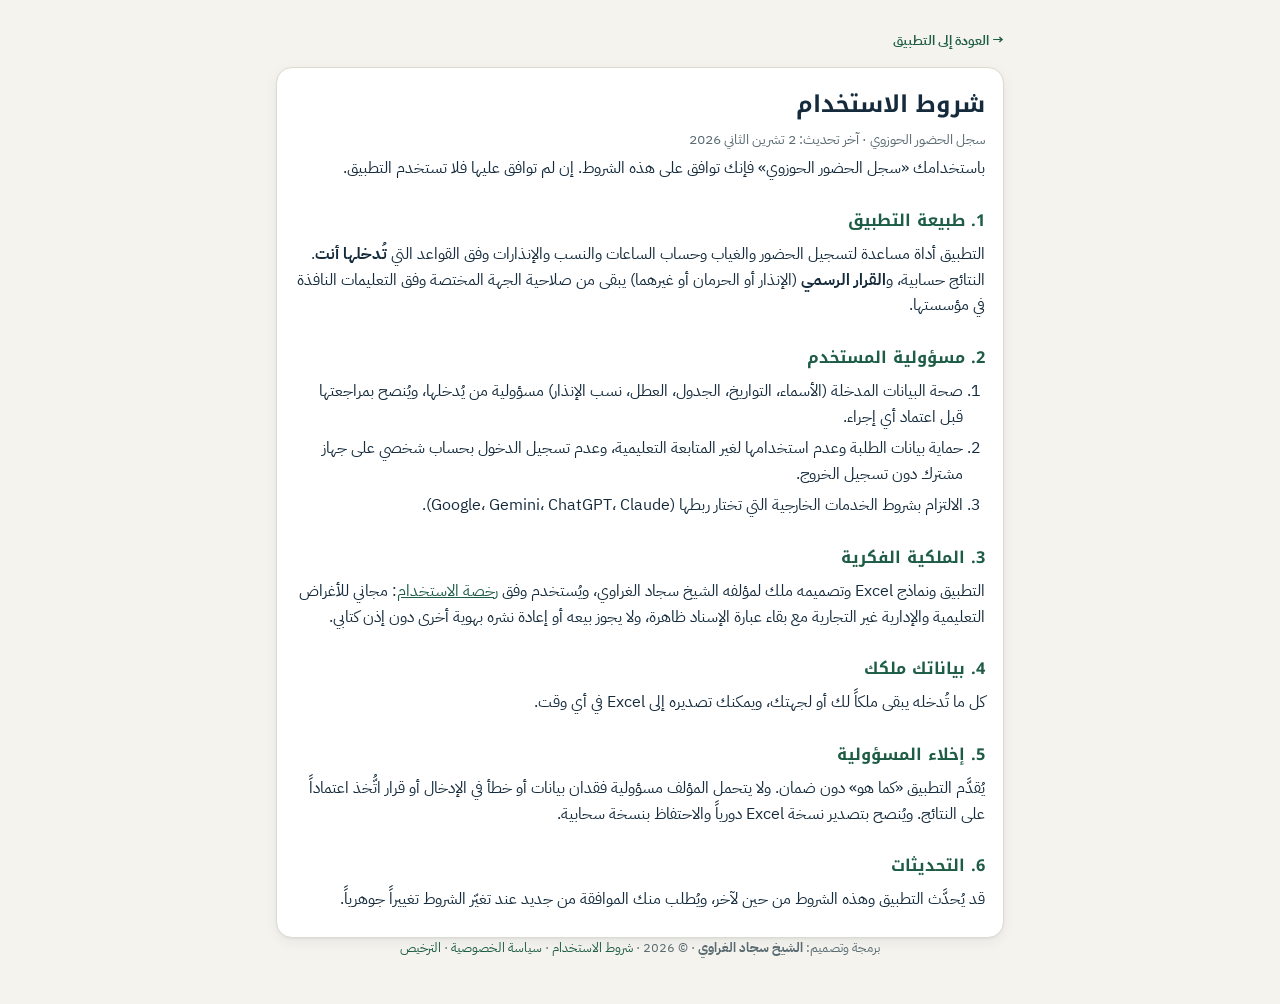
<file: hawza/terms.html>
<!doctype html>
<html lang="ar" dir="rtl"><head><meta charset="utf-8"><meta name="viewport" content="width=device-width,initial-scale=1">
<title>شروط الاستخدام — سجل الحضور الحوزوي</title><meta name="author" content="الشيخ سجاد الغراوي"><meta name="theme-color" content="#1d5c45">
<link rel="icon" href="icon-192.png">
<link rel="stylesheet" href="https://fonts.googleapis.com/css2?family=IBM+Plex+Sans+Arabic:wght@400;500;600;700&family=Noto+Kufi+Arabic:wght@600;800&display=swap">
<link rel="stylesheet" href="app.5e446777e1.css">
<style>
.doc{max-width:760px;margin:0 auto;padding:28px 16px 40px}
.doc .panel{gap:6px} .doc h1{font-size:1.45rem;margin:0} .doc h2{font-family:var(--f-display);font-size:1.02rem;margin:14px 0 2px;color:var(--accent)}
.doc p,.doc li{margin:0 0 6px} .doc ol,.doc ul{margin:0;padding-inline-start:22px}
.doc .back{display:inline-block;margin-bottom:14px;color:var(--accent);text-decoration:none;font-weight:600}
.doc .meta{color:var(--muted);font-size:.85rem}
</style></head><body><div class="doc">
<a class="back" href="./">→ العودة إلى التطبيق</a>
<div class="panel"><h1>شروط الاستخدام</h1><div class="meta">سجل الحضور الحوزوي · آخر تحديث: 2 تشرين الثاني 2026</div>
<p>باستخدامك «سجل الحضور الحوزوي» فإنك توافق على هذه الشروط. إن لم توافق عليها فلا تستخدم التطبيق.</p>
<h2>1. طبيعة التطبيق</h2>
<p>التطبيق أداة مساعدة لتسجيل الحضور والغياب وحساب الساعات والنسب والإنذارات وفق القواعد التي <b>تُدخلها أنت</b>. النتائج حسابية، و<b>القرار الرسمي</b> (الإنذار أو الحرمان أو غيرهما) يبقى من صلاحية الجهة المختصة وفق التعليمات النافذة في مؤسستها.</p>
<h2>2. مسؤولية المستخدم</h2>
<ol><li>صحة البيانات المدخلة (الأسماء، التواريخ، الجدول، العطل، نسب الإنذار) مسؤولية من يُدخلها، ويُنصح بمراجعتها قبل اعتماد أي إجراء.</li>
<li>حماية بيانات الطلبة وعدم استخدامها لغير المتابعة التعليمية، وعدم تسجيل الدخول بحساب شخصي على جهاز مشترك دون تسجيل الخروج.</li>
<li>الالتزام بشروط الخدمات الخارجية التي تختار ربطها (Google، Gemini، ChatGPT، Claude).</li></ol>
<h2>3. الملكية الفكرية</h2>
<p>التطبيق ونماذج Excel وتصميمه ملك لمؤلفه الشيخ سجاد الغراوي، ويُستخدم وفق <a href="license.html">رخصة الاستخدام</a>: مجاني للأغراض التعليمية والإدارية غير التجارية مع بقاء عبارة الإسناد ظاهرة، ولا يجوز بيعه أو إعادة نشره بهوية أخرى دون إذن كتابي.</p>
<h2>4. بياناتك ملكك</h2>
<p>كل ما تُدخله يبقى ملكاً لك أو لجهتك، ويمكنك تصديره إلى Excel في أي وقت.</p>
<h2>5. إخلاء المسؤولية</h2>
<p>يُقدَّم التطبيق «كما هو» دون ضمان. ولا يتحمل المؤلف مسؤولية فقدان بيانات أو خطأ في الإدخال أو قرار اتُّخذ اعتماداً على النتائج. ويُنصح بتصدير نسخة Excel دورياً والاحتفاظ بنسخة سحابية.</p>
<h2>6. التحديثات</h2>
<p>قد يُحدَّث التطبيق وهذه الشروط من حين لآخر، ويُطلب منك الموافقة من جديد عند تغيّر الشروط تغييراً جوهرياً.</p>
</div>
<p class="credit-line">برمجة وتصميم: <b>الشيخ سجاد الغراوي</b> · © 2026 · <a href="terms.html">شروط الاستخدام</a> · <a href="privacy.html">سياسة الخصوصية</a> · <a href="license.html">الترخيص</a></p>
</div></body></html>
</file>
<file: app.c05dd132b9.css>
/*! سجل الحضور الجامعي — © 2026 م.م. سجاد مهدي الغراوي (Asst. Lect. Sajjad Mahdi Al-Ghraoy). جميع الحقوق محفوظة. الاستخدام وفق الرخصة: https://ghraoy.github.io/attendance/license.html — يُمنع النسخ أو إعادة النشر أو البيع دون إذن كتابي. */:root{--bg:#f2f5f4;--surface:#ffffff;--sunk:#e9efed;--line:#d7e0de;--ink:#152b3c;--muted:#5a6b72;--accent:#0e6a66;--accent-ink:#ffffff;--absent:#b3262f;--absent-bg:#fbe5e6;--ok:#2f6b3a;--ok-bg:#e3f1e5;--warn:#9a5b00;--warn-bg:#fdf0d8;--exempt:#2a5d8f;--exempt-bg:#e2edf8;--na:#7d8a8f;--na-bg:#eef1f1;--accent-soft:color-mix(in srgb,var(--accent) 12%,var(--surface));--accent-line:color-mix(in srgb,var(--accent) 35%,var(--line));--shadow:0 1px 2px rgb(16 40 50 / .05),0 4px 14px rgb(16 40 50 / .06);--shadow-up:0 2px 4px rgb(16 40 50 / .06),0 12px 28px rgb(16 40 50 / .12);--f-display:"Noto Kufi Arabic","IBM Plex Sans Arabic",Tahoma,sans-serif;--f-body:"IBM Plex Sans Arabic",Tahoma,"Segoe UI",sans-serif;--ease:cubic-bezier(.2,.8,.2,1);color-scheme:light}:root[data-theme=dark]{--bg:#0d1517;--surface:#152125;--sunk:#1b2a2f;--line:#273a40;--ink:#e4ecee;--muted:#93a5ab;--absent:#ff8a8f;--absent-bg:#3a1a1e;--ok:#86d293;--ok-bg:#16301c;--warn:#f2bd5e;--warn-bg:#3a2b10;--exempt:#8fbdf0;--exempt-bg:#16283b;--na:#7f8f94;--na-bg:#1b2629;--accent-soft:color-mix(in srgb,var(--accent) 16%,var(--surface));--shadow:0 1px 2px rgb(0 0 0 / .3),0 4px 14px rgb(0 0 0 / .25);--shadow-up:0 2px 6px rgb(0 0 0 / .35),0 14px 30px rgb(0 0 0 / .4);color-scheme:dark}html[data-size="s"]{font-size:14px}html[data-size="l"]{font-size:17px}*{box-sizing:border-box}html{padding-top:env(safe-area-inset-top,0);padding-bottom:env(safe-area-inset-bottom,0)}body{margin:0;background:var(--bg);color:var(--ink);font-family:var(--f-body);font-size:1rem;line-height:1.6;direction:rtl;-webkit-tap-highlight-color:transparent}[hidden]{display:none!important}button,input,select,textarea{font:inherit;color:inherit}a{color:var(--accent)}.ico{width:1.15em;height:1.15em;flex:none;vertical-align:-.2em}.wrap{max-width:1120px;margin:0 auto;padding-left:max(16px,env(safe-area-inset-left,0px));padding-right:max(16px,env(safe-area-inset-right,0px))}header{position:sticky;top:0;z-index:5;background:var(--surface);border-bottom:1px solid var(--line);box-shadow:0 1px 0 rgb(0 0 0 / .02)}header::before{content:"";display:block;height:3px;background:linear-gradient(90deg,var(--accent),color-mix(in srgb,var(--accent) 40%,#f2bd5e))}.top{display:flex;align-items:center;justify-content:space-between;gap:12px;padding-block:10px 4px;flex-wrap:wrap}.brand{display:flex;align-items:center;gap:10px;text-decoration:none;color:inherit;min-width:0}.brand img{width:42px;height:42px;object-fit:contain;border-radius:10px;background:#fff;padding:3px;box-shadow:var(--shadow)}h1{font-family:var(--f-display);font-size:1.22rem;margin:0;text-wrap:balance;color:var(--ink)}.sub{color:var(--muted);font-size:.8rem}.tools{gap:8px}.save{font-size:.78rem;color:var(--muted);display:flex;align-items:center;gap:6px;border-radius:999px!important;padding:4px 10px!important;transition:background .2s}.save:hover{background:var(--sunk)!important}.save i{width:8px;height:8px;border-radius:50%;background:var(--ok);display:inline-block;box-shadow:0 0 0 3px color-mix(in srgb,var(--ok) 22%,transparent)}.save.busy i{background:var(--warn);animation:pulse 1.2s infinite}.save.err i{background:var(--absent)}.save.off i{background:var(--na);box-shadow:none}.iconbtn{width:36px;height:36px;border-radius:10px;border:1px solid var(--line);background:var(--surface);display:inline-grid;place-items:center;cursor:pointer;color:var(--muted);transition:all .18s var(--ease)}.iconbtn:hover{color:var(--accent);border-color:var(--accent-line);background:var(--accent-soft)}.iconbtn .ico{width:19px;height:19px}nav{display:flex;gap:4px;overflow-x:auto;padding-block:6px 8px;scrollbar-width:none}nav::-webkit-scrollbar{display:none}nav a{display:inline-flex;align-items:center;gap:7px;padding:7px 14px;border-radius:10px;text-decoration:none;color:var(--muted);font-weight:600;white-space:nowrap;transition:background .2s var(--ease),color .2s}nav a:hover{background:var(--sunk);color:var(--ink)}nav a[aria-current=page]{background:var(--accent-soft);color:var(--accent)}nav a .ico{width:18px;height:18px}:focus-visible{outline:2px solid var(--accent);outline-offset:2px}main{padding-block:20px 60px;display:grid;gap:22px;grid-template-columns:minmax(0,1fr)}main>*{min-width:0}h2{font-family:var(--f-display);font-size:1.05rem;margin:0 0 10px}h3{font-size:.98rem;margin:0;display:flex;align-items:center;gap:7px}h2 .ico,h3 .ico{color:var(--accent)}.muted{color:var(--muted)}.small{font-size:.82rem}.btn{border:1px solid var(--line);background:var(--surface);padding:7px 14px;border-radius:10px;cursor:pointer;font-weight:600;text-decoration:none;display:inline-flex;align-items:center;gap:7px;color:var(--ink);transition:transform .12s var(--ease),background .18s,border-color .18s,box-shadow .18s}.btn:hover{background:var(--sunk);border-color:var(--accent-line)}.btn:active{transform:scale(.97)}.btn.primary{background:var(--accent);color:var(--accent-ink);border-color:var(--accent);box-shadow:0 2px 8px color-mix(in srgb,var(--accent) 30%,transparent)}.btn.primary:hover{filter:brightness(1.07);box-shadow:0 4px 14px color-mix(in srgb,var(--accent) 38%,transparent)}.btn.danger{color:var(--absent);border-color:color-mix(in srgb,var(--absent) 45%,var(--line))}.btn.danger:hover{background:var(--absent-bg)}.btn.small{padding:4px 11px;font-size:.85rem;border-radius:8px}.btn:disabled{opacity:.5;cursor:default;transform:none}.big-btn{font-size:1.05rem;padding:11px 24px;border-radius:12px}.row{display:flex;gap:10px;flex-wrap:wrap;align-items:center}.spacer{flex:1}.panel{background:var(--surface);border:1px solid var(--line);border-radius:16px;padding:18px;display:grid;gap:12px;min-width:0;box-shadow:var(--shadow)}.panel>*{min-width:0}.panels{display:grid;grid-template-columns:repeat(auto-fit,minmax(min(100%,300px),1fr));gap:14px}.cards{display:grid;grid-template-columns:repeat(auto-fit,minmax(min(100%,230px),1fr));gap:12px}.card{background:var(--surface);border:1px solid var(--line);border-radius:16px;padding:14px 16px;display:grid;gap:7px;box-shadow:var(--shadow);color:inherit;text-decoration:none;transition:transform .2s var(--ease),box-shadow .2s,border-color .2s}.card.link:hover{transform:translateY(-3px);box-shadow:var(--shadow-up);border-color:var(--accent-line)}.card .name{font-weight:700}.card .start{font-size:.78rem;color:var(--muted)}.big{font-family:var(--f-display);font-size:1.75rem;font-variant-numeric:tabular-nums;line-height:1.2}.kv{display:flex;justify-content:space-between;gap:8px;font-size:.88rem;font-variant-numeric:tabular-nums}.bar{height:7px;border-radius:4px;background:var(--sunk);overflow:hidden;position:relative}.bar span{position:absolute;top:0;bottom:0;right:0;background:var(--ok);border-radius:4px;transform-origin:right}.bar span.w{background:var(--warn)}.bar span.d{background:var(--absent)}.bar b{position:absolute;top:0;bottom:0;width:2px;background:var(--ink);opacity:.45}.scroll{overflow-x:auto;border:1px solid var(--line);border-radius:14px;background:var(--surface)}table{border-collapse:collapse;width:100%;font-variant-numeric:tabular-nums}td,th{padding:9px 12px;text-align:center;border-bottom:1px solid var(--line);white-space:nowrap}th{font-size:.8rem;color:var(--muted);font-weight:600;background:var(--sunk)}tbody tr{transition:background .15s}tbody tr:hover{background:color-mix(in srgb,var(--accent) 5%,transparent)}td.l,th.l{text-align:right}tr:last-child td{border-bottom:0}tfoot td{font-weight:700;background:var(--sunk)}.thl{color:inherit;text-decoration:none}.thl:hover{color:var(--accent);text-decoration:underline}.cell{display:inline-flex;flex-direction:column;align-items:center;line-height:1.25}.cell small{font-size:.72rem;color:var(--muted)}.cell.w strong,.w{color:var(--warn)}.cell.d strong,.d{color:var(--absent)}.pill{display:inline-block;padding:1px 9px;border-radius:999px;font-size:.78rem;font-weight:600}.p-P{background:var(--ok-bg);color:var(--ok)}.p-A{background:var(--absent-bg);color:var(--absent)}.p-N{background:var(--na-bg);color:var(--na)}.p-E{background:var(--exempt-bg);color:var(--exempt)}.p-X{background:var(--exempt-bg);color:var(--exempt)}.filters{display:flex;gap:10px;flex-wrap:wrap;align-items:end}.field{display:grid;gap:4px;font-size:.82rem;color:var(--muted);min-width:0}.field input,.field select,.field textarea{background:var(--surface);border:1px solid var(--line);border-radius:10px;padding:8px 11px;min-width:0;width:100%;transition:border-color .15s,box-shadow .15s}.field input:focus,.field select:focus,.field textarea:focus{outline:0;border-color:var(--accent);box-shadow:0 0 0 3px var(--accent-soft)}.field textarea{min-height:110px;resize:vertical;font-size:.9rem;line-height:1.5}.check{display:flex;gap:6px;align-items:center;font-size:.85rem}.check input{accent-color:var(--accent)}.day{display:grid;gap:8px}.dayhead{font-weight:700;font-size:.9rem;display:flex;gap:10px;align-items:baseline;border-bottom:1px solid var(--line);padding-bottom:4px}.dayhead span{font-weight:400;color:var(--muted);font-size:.82rem}.sess{background:var(--surface);border:1px solid var(--line);border-radius:12px;padding:10px 14px;display:grid;grid-template-columns:minmax(0,1fr) auto;gap:8px;align-items:center;cursor:pointer;text-align:right;width:100%;transition:border-color .15s,transform .15s var(--ease),box-shadow .15s}.sess:hover{border-color:var(--accent-line);box-shadow:var(--shadow);transform:translateY(-1px)}.sess .t{font-weight:700}.sess .m{font-size:.8rem;color:var(--muted)}.chips{display:flex;gap:6px;flex-wrap:wrap;grid-column:1/-1}.note{font-size:.8rem;color:var(--warn)}.empty{background:var(--surface);border:1px dashed var(--accent-line);border-radius:16px;padding:30px;text-align:center;color:var(--muted)}.banner{border-radius:12px;padding:10px 14px;font-size:.88rem;background:var(--warn-bg);color:var(--warn)}.banner.ok{background:var(--ok-bg);color:var(--ok)}.banner.err{background:var(--absent-bg);color:var(--absent)}dialog{border:1px solid var(--line);border-radius:18px;background:var(--surface);color:var(--ink);padding:0;width:min(560px,calc(100vw - 32px));max-height:calc(100vh - 40px);box-shadow:0 24px 60px rgb(0 0 0 / .3)}dialog::backdrop{background:rgb(8 24 26 / .5);backdrop-filter:blur(3px)}dialog[open]{animation:dlgIn .22s var(--ease)}.dlg{padding:18px 20px;display:grid;gap:14px;overflow:auto}.att{display:grid;gap:8px}.attrow{display:flex;justify-content:space-between;align-items:center;gap:10px;border:1px solid var(--line);border-radius:12px;padding:8px 12px;transition:border-color .15s}.attrow:hover{border-color:var(--accent-line)}.seg{display:inline-flex;border:1px solid var(--line);border-radius:10px;overflow:hidden;flex:none;background:var(--sunk);padding:2px;gap:2px}.seg button{border:0;background:0 0;padding:5px 12px;cursor:pointer;font-weight:600;border-radius:8px;color:var(--muted);transition:background .18s,color .18s,transform .12s}.seg button:hover{color:var(--ink)}.seg button:active{transform:scale(.94)}.seg button[aria-pressed=true].P{background:var(--ok-bg);color:var(--ok);box-shadow:var(--shadow)}.seg button[aria-pressed=true].A{background:var(--absent-bg);color:var(--absent);box-shadow:var(--shadow)}.seg button[aria-pressed=true].X{background:var(--exempt-bg);color:var(--exempt);box-shadow:var(--shadow)}.grid2{display:grid;grid-template-columns:1fr 1fr;gap:10px}@media (max-width:560px){.grid2{grid-template-columns:1fr}}.setup table input{width:100%;border:1px solid var(--line);border-radius:8px;padding:4px 8px;background:var(--surface);min-width:70px}.setup table input[type=number]{width:70px}.setup input[type=time],.setup select{border:1px solid var(--line);border-radius:8px;padding:3px 6px;background:var(--surface)}.ex{display:flex;gap:6px;flex-wrap:wrap;justify-content:flex-start}.ex label{font-size:.78rem;border:1px solid var(--line);border-radius:999px;padding:2px 9px;display:inline-flex;gap:4px;align-items:center;cursor:pointer;white-space:nowrap;transition:border-color .15s,background .15s}.ex label:has(input:checked){border-color:var(--accent);background:var(--accent-soft);color:var(--accent)}.ex input{accent-color:var(--accent)}.answer{white-space:pre-wrap;background:var(--sunk);border-radius:12px;padding:12px 14px;font-size:.92rem;line-height:1.8}.chipbtn{border:1px solid var(--line);background:var(--surface);border-radius:999px;padding:4px 13px;font-size:.82rem;cursor:pointer;transition:all .15s}.chipbtn:hover{border-color:var(--accent);color:var(--accent);background:var(--accent-soft)}ol.steps{margin:0;padding-inline-start:20px;display:grid;gap:6px;font-size:.88rem}code{background:var(--sunk);padding:1px 6px;border-radius:4px;direction:ltr;unicode-bidi:embed;font-size:.85em;word-break:break-all}.regsel{max-width:min(320px,70vw);border:1px solid var(--line);border-radius:10px;padding:6px 10px;background:var(--surface);font-weight:600;cursor:pointer}.toast{position:fixed;bottom:calc(18px + env(safe-area-inset-bottom,0px));left:50%;transform:translateX(-50%);background:var(--ink);color:var(--bg);padding:9px 10px 9px 16px;border-radius:12px;font-size:.88rem;z-index:30;max-width:calc(100vw - 32px);display:flex;align-items:center;gap:12px;box-shadow:0 10px 30px rgb(0 0 0 / .25)}.toast.show{animation:toastIn .3s var(--ease)}.toast span{padding-inline-end:6px}.tact{border:0;background:color-mix(in srgb,var(--bg) 18%,transparent);color:var(--bg);font-weight:700;padding:4px 12px;border-radius:8px;cursor:pointer}.tip{position:fixed;z-index:40;background:var(--ink);color:var(--bg);font-size:.78rem;padding:5px 10px;border-radius:8px;pointer-events:none;max-width:280px;box-shadow:0 6px 18px rgb(0 0 0 / .2)}.avatar{display:inline-grid;place-items:center;border-radius:50%;flex:none;font-weight:700;color:hsl(var(--h) 55% 30%);background:hsl(var(--h) 55% 90%);font-family:var(--f-display);letter-spacing:-.02em}[data-theme=dark] .avatar{color:hsl(var(--h) 60% 82%);background:hsl(var(--h) 35% 24%)}.ring .track{fill:none;stroke:var(--sunk);stroke-width:7}.ring .val{fill:none;stroke:var(--ok);stroke-width:7;stroke-linecap:round;transition:stroke-dashoffset .8s var(--ease)}.ring.w .val{stroke:var(--warn)}.ring.d .val{stroke:var(--absent)}.ring.acc .val{stroke:var(--accent)}.badge{display:inline-flex;align-items:center;gap:6px;padding:4px 12px;border-radius:999px;font-weight:700;font-size:.85rem;justify-self:start;width:max-content}.badge.ok{background:var(--ok-bg);color:var(--ok)}.badge.w{background:var(--warn-bg);color:var(--warn)}.badge.d{background:var(--absent-bg);color:var(--absent)}.ovhead{display:flex;align-items:center;gap:14px}.ovlogo{width:58px;height:58px;object-fit:contain;border-radius:14px;background:#fff;padding:4px;box-shadow:var(--shadow)}.kpis{display:grid;grid-template-columns:repeat(auto-fit,minmax(min(100%,190px),1fr));gap:12px}@media (max-width:720px){.kpis{grid-template-columns:1fr 1fr;gap:10px}.kpi{flex-direction:column;align-items:flex-start;gap:6px;padding:12px}.kic{width:36px;height:36px}.kv2{font-size:1.25rem}.kpi:last-child{grid-column:1/-1;flex-direction:row;align-items:center}}.kpi{background:var(--surface);border:1px solid var(--line);border-radius:16px;padding:14px 16px;display:flex;gap:12px;align-items:center;box-shadow:var(--shadow);position:relative;overflow:hidden}.kpi::after{content:"";position:absolute;inset:auto -30px -40px auto;width:90px;height:90px;border-radius:50%;background:var(--accent-soft);opacity:.55;z-index:0;pointer-events:none}.kpi>*{position:relative;z-index:1}.kic{width:44px;height:44px;border-radius:12px;display:grid;place-items:center;background:var(--accent-soft);color:var(--accent);flex:none}.kic .ico{width:22px;height:22px}.kring{flex:none;display:grid}.kv2{font-family:var(--f-display);font-size:1.45rem;font-weight:800;line-height:1.15;font-variant-numeric:tabular-nums}.kv2 small{font-size:.8rem;color:var(--muted);font-weight:600}.kl{font-size:.85rem;font-weight:600}.ks{font-size:.74rem;color:var(--muted)}.dash2{display:grid;grid-template-columns:minmax(0,1.35fr) minmax(0,1fr);gap:14px}@media (max-width:860px){.dash2{grid-template-columns:minmax(0,1fr)}}.chart{width:100%;height:auto;display:block;overflow:visible}.chart .grid{stroke:var(--line);stroke-width:1;stroke-dasharray:3 4}.chart .base{stroke:var(--muted);stroke-width:1;opacity:.5}.chart .axis{fill:var(--muted);font-size:11px;font-family:var(--f-body)}.chart .axis.curt{fill:var(--accent);font-weight:700}.chart .bar-m{fill:color-mix(in srgb,var(--accent) 70%,var(--surface));transition:fill .15s}.chart .bar-m.cur{fill:var(--accent)}.chart .hit:hover .bar-m{fill:var(--accent)}.hbars{display:grid;gap:9px}.hbar{display:grid;grid-template-columns:minmax(80px,38%) 1fr auto;gap:10px;align-items:center;font-size:.85rem;cursor:default}.hbar .lbl{overflow:hidden;text-overflow:ellipsis;white-space:nowrap}.hbar .trk{height:10px;background:var(--sunk);border-radius:5px;overflow:hidden;display:flex}.hbar i{display:block;height:100%;background:var(--accent);border-radius:5px;transform-origin:right;transition:filter .15s}.hbar:hover i{filter:brightness(1.12)}.hbar b{font-variant-numeric:tabular-nums;min-width:44px;text-align:left}.watch{display:grid;gap:6px}.wrow{display:grid;grid-template-columns:auto minmax(0,1fr) minmax(60px,22%) auto;gap:12px;align-items:center;padding:8px 10px;border-radius:12px;color:inherit;text-decoration:none;transition:background .15s}.wrow:hover{background:var(--sunk)}.wn{display:grid;min-width:0}.wn b{overflow:hidden;text-overflow:ellipsis;white-space:nowrap}.wn small{color:var(--muted);font-size:.76rem}.wbar{height:7px;background:var(--sunk);border-radius:4px;overflow:hidden;display:flex}.wbar i{display:block;height:100%;border-radius:4px;background:var(--muted);transform-origin:right}.wbar i.w{background:var(--warn)}.wbar i.d{background:var(--absent)}.wbar i.n{background:color-mix(in srgb,var(--warn) 55%,var(--sunk))}.okstate{display:flex;align-items:center;gap:10px;color:var(--ok);background:var(--ok-bg);border-radius:12px;padding:12px 14px;font-weight:600}.okstate .ico{width:22px;height:22px}.profile{gap:16px}.back{display:inline-flex;align-items:center;gap:4px;text-decoration:none;font-weight:600;font-size:.88rem;justify-self:start}.back .ico{transform:scaleX(-1)}.phead{display:grid;grid-template-columns:auto minmax(0,1fr) auto;gap:16px;align-items:center}.pmeta{display:grid;gap:6px}.pmeta h2{margin:0;font-size:1.3rem}.pring{position:relative;display:grid;place-items:center}.pring .pv{position:absolute;display:grid;text-align:center;line-height:1.1}.pring .pv b{font-family:var(--f-display);font-size:1.15rem}.pring .pv small{font-size:.66rem;color:var(--muted)}@media (max-width:560px){.phead{grid-template-columns:auto minmax(0,1fr)}.pring{grid-column:1/-1;justify-self:center}}.pstats{display:grid;grid-template-columns:repeat(auto-fit,minmax(110px,1fr));gap:10px}.pstats>div{background:var(--sunk);border-radius:12px;padding:10px 12px;display:grid}.pstats b{font-family:var(--f-display);font-size:1.3rem;font-variant-numeric:tabular-nums}.pstats small{color:var(--muted);font-size:.76rem}.mini{display:inline-flex;width:70px;height:6px;background:var(--sunk);border-radius:3px;overflow:hidden;vertical-align:middle}.mini i{display:block;height:100%;background:var(--ok);border-radius:3px}.mini i.w{background:var(--warn)}.mini i.d{background:var(--absent)}.heat{display:flex;gap:6px;overflow-x:auto;padding-bottom:4px}.hcol,.hdays{display:grid;grid-auto-rows:20px;gap:4px;flex:none}.hdays span{font-size:.7rem;color:var(--muted);line-height:20px;white-space:nowrap}.hgrid{display:flex;gap:4px}.hw{font-size:.66rem;color:var(--muted);text-align:center;line-height:20px}.hc{display:block;width:20px;height:20px;border-radius:5px;background:var(--sunk);transition:transform .12s}.hc:hover{transform:scale(1.25)}.hc.sP{background:color-mix(in srgb,var(--ok) 70%,var(--surface))}.hc.sA{background:var(--absent)}.hc.sX{background:color-mix(in srgb,var(--exempt) 75%,var(--surface))}.hc.sE,.hc.sN{background:var(--na-bg)}.hc.hol{background:repeating-linear-gradient(45deg,var(--sunk) 0 3px,var(--line) 3px 6px)}.hc.fut{background:0 0;border:1px dashed var(--line)}.hc.out{visibility:hidden}.hc.today{outline:2px solid var(--accent);outline-offset:1px}.hlegend{display:flex;flex-wrap:wrap;gap:12px;font-size:.76rem;color:var(--muted)}.hlegend span{display:inline-flex;align-items:center;gap:5px}.hlegend .hc{width:12px;height:12px;border-radius:3px}.timeline{display:grid;gap:2px}.tl{display:grid;grid-template-columns:auto 1fr;gap:12px;padding:8px 4px;border-bottom:1px dashed var(--line)}.tl:last-child{border-bottom:0}.dot{width:12px;height:12px;border-radius:50%;margin-top:6px;background:var(--absent);box-shadow:0 0 0 4px var(--absent-bg)}.dot.X{background:var(--exempt);box-shadow:0 0 0 4px var(--exempt-bg)}.kpill{display:inline-block;font-size:.7rem;font-weight:700;padding:0 8px;border-radius:999px;line-height:1.6;vertical-align:middle}.kpill.th{background:var(--accent-soft);color:var(--accent)}.kpill.pr{background:color-mix(in srgb,#c2410c 14%,var(--surface));color:#b4410f}[data-theme=dark] .kpill.pr{color:#ffb38a}.kic.pr{background:color-mix(in srgb,#c2410c 14%,var(--surface));color:#b4410f}.kic.bad{background:var(--absent-bg);color:var(--absent)}[data-theme=dark] .kic.pr{color:#ffb38a}.tt-legend{display:inline-flex;gap:6px;align-items:center}.ttg{display:grid;gap:6px;overflow-x:auto}.ttg-row{display:grid;grid-template-columns:86px minmax(640px,1fr);gap:8px;align-items:stretch}.ttg-day{font-weight:700;font-size:.86rem;display:grid;align-content:center;background:var(--sunk);border-radius:10px;padding:6px 10px;line-height:1.3}.ttg-day small{font-weight:500;font-size:.66rem;color:var(--muted)}.ttg-head .ttg-day{background:0 0}.ttg-lane{display:grid;grid-template-columns:repeat(var(--n),minmax(0,1fr));grid-auto-rows:minmax(54px,auto);gap:4px 3px;background:repeating-linear-gradient(90deg,transparent 0 calc(100% / var(--n) * 2 - 1px),var(--line) calc(100% / var(--n) * 2 - 1px) calc(100% / var(--n) * 2));border-radius:10px;padding:3px}.ttg-lane,[dir=rtl] .ttg-lane{direction:rtl}.ttg-head .ttg-lane{grid-auto-rows:auto;background:0 0;padding:0 3px}.ttg-head .ttg-lane span{font-size:.72rem;color:var(--muted);text-align:right;padding-inline-start:2px;font-variant-numeric:tabular-nums}.ttb{border-radius:10px;padding:6px 9px;display:grid;align-content:start;gap:1px;min-width:0;overflow:hidden;background:hsl(var(--h) 60% 93%);color:hsl(var(--h) 55% 22%);border-inline-start:4px solid hsl(var(--h) 55% 45%);transition:transform .15s var(--ease),box-shadow .15s;cursor:default}.ttb:hover{transform:translateY(-2px);box-shadow:var(--shadow-up);z-index:1}.ttb b{font-size:.82rem;overflow:hidden;text-overflow:ellipsis;white-space:nowrap}.ttb small{font-size:.68rem;opacity:.85;overflow:hidden;text-overflow:ellipsis;white-space:nowrap}.ttb.pr{background:repeating-linear-gradient(135deg,hsl(var(--h) 60% 93%) 0 8px,hsl(var(--h) 55% 88%) 8px 16px);border-inline-start-style:dashed}[data-theme=dark] .ttb{background:hsl(var(--h) 30% 22%);color:hsl(var(--h) 60% 88%);border-inline-start-color:hsl(var(--h) 55% 60%)}[data-theme=dark] .ttb.pr{background:repeating-linear-gradient(135deg,hsl(var(--h) 30% 22%) 0 8px,hsl(var(--h) 30% 27%) 8px 16px)}.ttlist{display:none;gap:10px}.ttd{display:grid;gap:6px}.ttd>b{font-size:.9rem}@media (max-width:720px){.ttg{display:none}.ttlist{display:grid}}.sdot{display:inline-block;width:10px;height:10px;border-radius:3px;background:hsl(var(--h) 55% 45%);margin-inline-end:7px;vertical-align:0}.hbar .trk i.pr{background:repeating-linear-gradient(135deg,#c2410c 0 4px,color-mix(in srgb,#c2410c 70%,var(--surface)) 4px 8px);border-radius:0 0 0 0}.hbar .trk i+i{margin-inline-start:2px}.kindsel.pr{color:#b4410f;font-weight:700}.kindsel.th{color:var(--accent);font-weight:700}main.enter .ttb{animation:fadeUp .4s var(--ease) both;animation-delay:.25s}.logos{display:grid;grid-template-columns:repeat(auto-fit,minmax(min(100%,250px),1fr));gap:12px}.logobox{display:flex;gap:12px;align-items:center;border:1px dashed var(--accent-line);border-radius:14px;padding:12px}.logobox .ph,.logobox img{width:64px;height:64px;border-radius:12px;object-fit:contain;background:#fff;flex:none;box-shadow:var(--shadow)}.logobox .ph{display:grid;place-items:center;color:var(--muted);background:var(--sunk);box-shadow:none}.logobox .ph .ico{width:28px;height:28px}.segx{display:inline-flex;gap:4px;background:var(--sunk);padding:3px;border-radius:12px;width:max-content;max-width:100%}.segx button{border:0;background:0 0;padding:6px 14px;border-radius:9px;cursor:pointer;font-weight:600;display:inline-flex;gap:6px;align-items:center;color:var(--muted);transition:all .18s}.segx button[aria-pressed=true]{background:var(--surface);color:var(--accent);box-shadow:var(--shadow)}.swatches{display:flex;flex-wrap:wrap;gap:10px}.sw{border:2px solid transparent;background:0 0;cursor:pointer;display:grid;justify-items:center;gap:4px;padding:4px;border-radius:12px;font-size:.72rem;color:var(--muted);transition:transform .15s var(--ease)}.sw::before{content:"";width:34px;height:34px;border-radius:50%;background:var(--sw);box-shadow:inset 0 0 0 3px var(--surface),0 0 0 1px var(--line)}.sw:hover{transform:translateY(-2px)}.sw[aria-pressed=true]{border-color:var(--sw);color:var(--ink)}.sw.pick{position:relative}.sw.pick input{position:absolute;inset:0;opacity:0;cursor:pointer}.welcome{display:grid;gap:18px}.wl-hero{display:grid;justify-items:center;text-align:center;gap:12px;padding:38px 20px;border-radius:22px;background:radial-gradient(120% 90% at 50% 0,var(--accent-soft),var(--surface) 70%);border:1px solid var(--line);box-shadow:var(--shadow)}.wl-hero h2{margin:0;font-size:1.45rem}.wl-hero p{margin:0;max-width:58ch;color:var(--muted)}.wl-icon{width:84px;height:84px;border-radius:22px;box-shadow:0 10px 30px color-mix(in srgb,var(--accent) 35%,transparent);animation:float 5s ease-in-out infinite}.feats{display:grid;grid-template-columns:repeat(auto-fit,minmax(min(100%,200px),1fr));gap:12px}.feat{background:var(--surface);border:1px solid var(--line);border-radius:16px;padding:16px;display:grid;gap:6px;box-shadow:var(--shadow);transition:transform .2s var(--ease),box-shadow .2s}.feat:hover{transform:translateY(-3px);box-shadow:var(--shadow-up)}.feat span:last-child{color:var(--muted);font-size:.84rem}dialog.search{width:min(560px,calc(100vw - 24px));margin-top:12vh;padding:0}.sbox{display:grid}.sin{display:flex;align-items:center;gap:10px;padding:12px 16px;border-bottom:1px solid var(--line)}.sin .ico{color:var(--muted)}.sin input{flex:1;border:0;background:0 0;font-size:1.05rem;outline:0;min-width:0}kbd{font-size:.7rem;border:1px solid var(--line);border-radius:6px;padding:1px 6px;color:var(--muted);font-family:inherit}.sres{max-height:52vh;overflow:auto;padding:6px}.sitem{display:flex;align-items:center;gap:10px;width:100%;border:0;background:0 0;padding:9px 12px;border-radius:10px;cursor:pointer;text-align:right}.sitem span{flex:1}.sitem small{color:var(--muted);font-size:.74rem}.sitem .ico{color:var(--accent)}.sitem:hover,.sitem[aria-selected=true]{background:var(--accent-soft)}.appfoot{text-align:center;color:var(--muted);font-size:.8rem;padding-block:22px 28px;display:grid;gap:2px}.appfoot a,.credit-line a{color:var(--accent);text-decoration:none}.appfoot b{font-weight:700}.appfoot .links{font-size:.74rem}.credit-line{text-align:center;color:var(--muted);font-size:.8rem;margin-top:18px}.hero{display:grid;justify-items:center;text-align:center;gap:8px;padding:28px 18px;background:radial-gradient(120% 90% at 50% 0,var(--accent-soft),var(--surface) 70%)}.hero img{width:76px;height:76px;border-radius:20px;box-shadow:0 8px 24px color-mix(in srgb,var(--accent) 30%,transparent)}.hero h2{margin:0;font-size:1.3rem}.sig{display:grid;gap:2px;padding:12px 22px;border-radius:14px;border:1px dashed var(--accent);background:var(--surface);text-align:center}.sig small{color:var(--muted);font-size:.75rem;letter-spacing:.02em}.sig b{font-family:var(--f-display);font-size:1.12rem;color:var(--accent)}.tags{display:flex;flex-wrap:wrap;gap:6px;justify-content:center}.tags span{font-size:.75rem;padding:2px 10px;border-radius:99px;background:var(--sunk);color:var(--muted)}.cards a:not(.card){display:grid;gap:2px;padding:12px 14px;border:1px solid var(--line);border-radius:12px;text-decoration:none;color:inherit;background:var(--surface);transition:border-color .15s,transform .15s}.cards a:not(.card):hover{border-color:var(--accent);transform:translateY(-2px)}.cards a:not(.card) b{color:var(--accent)}.cards a:not(.card) span{color:var(--muted);font-size:.82rem}dialog.consent{border:0;border-radius:20px;padding:0;max-width:min(520px,calc(100vw - 24px));width:100%;background:var(--surface);color:var(--ink);box-shadow:0 20px 60px rgb(0 0 0 / .3)}.consent form{display:grid;gap:12px;padding:22px 20px}.consent .top-mark{display:flex;align-items:center;gap:12px}.consent .top-mark img{width:48px;height:48px;border-radius:14px}.consent h3{margin:0;font-family:var(--f-display);font-size:1.1rem}.consent ul{margin:0;padding-inline-start:20px;font-size:.88rem;color:var(--muted)}.consent li{margin-bottom:4px}.consent label{display:flex;gap:8px;align-items:flex-start;font-size:.9rem;cursor:pointer}.consent input[type=checkbox]{margin-top:5px;accent-color:var(--accent);width:17px;height:17px;flex:none}.consent a{color:var(--accent)}@keyframes fadeUp{from{opacity:0;transform:translateY(10px)}to{opacity:1;transform:none}}@keyframes grow{from{transform:scaleX(0)}to{transform:scaleX(1)}}@keyframes growY{from{transform:scaleY(0)}to{transform:scaleY(1)}}@keyframes ringIn{from{stroke-dashoffset:var(--c)}to{stroke-dashoffset:var(--o)}}@keyframes pop{0%{transform:scale(1)}40%{transform:scale(1.14)}100%{transform:scale(1)}}@keyframes pulse{50%{opacity:.4}}@keyframes toastIn{from{opacity:0;transform:translate(-50%,14px)}to{opacity:1;transform:translate(-50%,0)}}@keyframes dlgIn{from{opacity:0;transform:translateY(12px) scale(.98)}to{opacity:1;transform:none}}@keyframes float{50%{transform:translateY(-6px)}}@keyframes cellIn{from{opacity:0;transform:scale(.4)}to{opacity:1;transform:none}}main.enter>*{animation:fadeUp .45s var(--ease) both;animation-delay:calc(var(--i,0) * 55ms)}main.enter .bar span,main.enter .hbar i,main.enter .mini i,main.enter .wbar i{animation:grow .8s var(--ease) both;animation-delay:.25s}main.enter .chart .bar-m{transform-box:fill-box;transform-origin:bottom;animation:growY .7s var(--ease) both;animation-delay:.2s}main.enter .ring .val{animation:ringIn 1s var(--ease) both;animation-delay:.2s}main.enter .hc{animation:cellIn .35s var(--ease) both;animation-delay:.3s}.pop{animation:pop .32s var(--ease)}:root[data-motion=off] *,:root[data-motion=off] ::before{animation:none!important;transition:none!important}@media (prefers-reduced-motion:reduce){*,::before{animation:none!important;transition:none!important}}@media (max-width:720px){body{padding-bottom:calc(64px + env(safe-area-inset-bottom,0px))}.top{padding-block:8px 8px}h1{font-size:1.05rem}.brand img{width:34px;height:34px}nav{position:fixed;bottom:0;left:0;right:0;z-index:15;background:color-mix(in srgb,var(--surface) 94%,transparent);backdrop-filter:blur(10px);border-top:1px solid var(--line);padding:6px 4px calc(6px + env(safe-area-inset-bottom,0px));justify-content:space-around;gap:0;overflow:visible}nav a{flex-direction:column;gap:2px;padding:5px 2px;font-size:.62rem;flex:1;min-width:0;border-radius:10px}nav a span{overflow:hidden;text-overflow:ellipsis;max-width:100%}nav a .ico{width:21px;height:21px}.fab{position:fixed;left:16px;bottom:calc(78px + env(safe-area-inset-bottom,0px));z-index:16;border-radius:16px;padding:12px 16px;box-shadow:0 8px 22px color-mix(in srgb,var(--accent) 45%,transparent)}.toast{bottom:calc(84px + env(safe-area-inset-bottom,0px))}.regsel{max-width:calc(100vw - 150px)}.wrow{grid-template-columns:auto minmax(0,1fr) auto}.wbar{display:none}}#printArea{display:none}@media print{@page{size:A4;margin:1.4cm}body{padding:0!important;background:#fff}body>:not(#printArea){display:none!important}#printArea{display:block!important;font-family:var(--f-body);color:#000!important;background:#fff;font-size:11.5pt;line-height:1.7}#printArea *{color:#000}#printArea:not(.doc){white-space:pre-wrap;font-size:14pt;line-height:2;padding:2cm}.lh{display:grid;grid-template-columns:1fr auto 1fr;gap:14px;align-items:center}.lh-r{text-align:right;font-size:11pt;line-height:1.6}.lh-r .b{font-weight:700;font-size:12.5pt}.lh-c{display:flex;gap:10px;justify-content:center}.lh-c img{height:78px;width:auto;max-width:110px;object-fit:contain}.lh-l{text-align:left;font-size:10.5pt;line-height:1.9}.lh-rule{border-top:2.5px solid #000;border-bottom:1px solid #000;height:4px;margin:8px 0 16px}.ptitle{font-family:var(--f-display);font-size:17pt;text-align:center;margin:4px 0}.psub{text-align:center;font-size:10.5pt;margin-bottom:12px;line-height:1.7}.ph2{font-size:12.5pt;margin:16px 0 6px}.ptable{width:100%;border-collapse:collapse;font-size:10pt;page-break-inside:auto}.ptable td,.ptable th{border:1px solid #444!important;padding:4px 6px;text-align:center;white-space:normal;background:0 0;color:#000}.ptable th{background:#eee!important;-webkit-print-color-adjust:exact;print-color-adjust:exact}.ptable td.l,.ptable th.l{text-align:right}.ptable tr{page-break-inside:avoid}.pbox{display:grid;grid-template-columns:1fr 1fr;gap:4px 18px;border:1px solid #444;border-radius:6px;padding:8px 12px;margin:8px 0 12px;font-size:10.5pt}.pnote{font-size:9.5pt;margin-top:10px}.signs{display:flex;justify-content:space-around;gap:20px;margin-top:46px;page-break-inside:avoid}.signs>div{display:grid;justify-items:center;gap:2px;min-width:140px}.signs .sl{width:150px;border-bottom:1px dotted #000;height:34px}#printArea .signs span{font-size:8.5pt;color:#555}.letter{white-space:pre-wrap;font-size:13.5pt;line-height:2}.ptable.tt td{font-size:9pt;vertical-align:top;line-height:1.35}.ptable.tt hr{border:0;border-top:1px dashed #999;margin:3px 0}#printArea .pcredit{margin-top:26px;text-align:center;font-size:7.5pt;color:#777}}.wnav{display:flex;align-items:center;gap:8px;margin:12px 0 4px}.wstrip{display:grid;grid-template-columns:repeat(7,minmax(0,1fr));gap:6px;flex:1;min-width:0}.wday{display:grid;justify-items:center;gap:1px;border:1px solid var(--line);background:var(--surface);border-radius:12px;padding:7px 2px;cursor:pointer;font:inherit;color:var(--ink);transition:all .15s;min-width:0}.wday b{font-size:.8rem;white-space:nowrap;overflow:hidden;text-overflow:ellipsis;max-width:100%}.wday span{font-size:.72rem;color:var(--muted)}.wday i{font-style:normal;font-size:.66rem;color:var(--muted);line-height:1.3}.wday i.ok{color:var(--ok);font-weight:700}.wday:hover{border-color:var(--accent)}.wday.on{background:var(--accent);border-color:var(--accent);color:#fff}.wday.on i,.wday.on i.ok,.wday.on span{color:#fff}.wday.free{opacity:.55}.wday.hol{background:var(--sunk)}.stabs{display:flex;gap:8px;overflow-x:auto;padding:4px 2px 10px;margin:6px 0 2px;scroll-snap-type:x proximity}.stab{flex:none;display:grid;gap:4px;justify-items:start;text-align:right;border:1px solid var(--line);background:var(--surface);border-radius:14px;padding:10px 14px;cursor:pointer;font:inherit;color:var(--ink);min-width:150px;scroll-snap-align:start;transition:all .15s;position:relative}.stab:hover{border-color:var(--accent)}.stab.on{border-color:var(--accent);box-shadow:0 0 0 2px var(--accent-soft),var(--shadow);background:var(--accent-soft)}.stab .stn{font-weight:700}.stab .sts{font-size:.75rem;color:var(--muted)}.stab.other{border-style:dashed;color:var(--accent)}.stab.other select{font:inherit;font-size:.8rem;border:1px solid var(--line);border-radius:8px;padding:2px 6px;background:var(--surface);color:var(--ink);max-width:140px}.tpanel{display:grid;gap:12px}.tcount{display:flex;flex-wrap:wrap;align-items:center;gap:8px}.tcount>span:not(.spacer){border-radius:999px;padding:3px 12px;font-size:.85rem;background:var(--sunk)}.tcount .c-P{background:var(--ok-bg);color:var(--ok)}.tcount .c-A{background:var(--absent-bg);color:var(--absent)}.tcount .c-X{background:var(--exempt-bg);color:var(--exempt)}.stiles{display:grid;grid-template-columns:repeat(auto-fill,minmax(300px,1fr));gap:8px}.stile{display:flex;align-items:center;gap:10px;border:1px solid var(--line);border-inline-start:4px solid var(--ok);border-radius:12px;padding:8px 10px;background:var(--surface);cursor:pointer;user-select:none;transition:background .15s,border-color .15s,transform .1s}.stile:active{transform:scale(.99)}.stile .stname{flex:1;min-width:0;font-weight:600}.stile.s-A{border-inline-start-color:var(--absent);background:var(--absent-bg)}.stile.s-X{border-inline-start-color:var(--exempt);background:var(--exempt-bg)}.stile.s-E,.stile.s-N{border-inline-start-color:var(--line);opacity:.7;cursor:default}@media (max-width:560px){.stiles{grid-template-columns:1fr}.stile .seg button{padding:5px 9px}.wday b{font-size:.68rem}.wnav .btn{padding:4px 8px}.stab{min-width:130px}}@media (max-width:560px){.hide-sm{display:none}.stile{padding:8px}.stile .avatar{display:none}.stile .seg button{padding:6px 8px;font-size:.85rem}.stile .stname{font-size:.95rem}}.stagebar{display:flex;align-items:center;gap:10px;padding:2px 0 4px;min-width:0}.sb-dept{font-weight:700;font-size:.85rem;white-space:nowrap;color:var(--muted)}.deptsel{font:inherit;font-size:.85rem;font-weight:700;border:1px solid var(--line);border-radius:10px;padding:4px 8px;background:var(--surface);color:var(--ink);max-width:40%}.sb-list{display:flex;gap:6px;overflow-x:auto;scrollbar-width:none;min-width:0;padding:2px}.sb-list::-webkit-scrollbar{display:none}.sb-chip{flex:none;border:1px solid var(--line);background:var(--surface);border-radius:999px;padding:5px 14px;font:inherit;font-size:.85rem;white-space:nowrap;cursor:pointer;color:var(--ink);transition:all .15s}.sb-chip:hover{border-color:var(--accent);color:var(--accent)}.sb-chip.on{background:var(--accent);border-color:var(--accent);color:#fff;font-weight:700}.sb-chip.add{border-style:dashed;color:var(--accent)}@media (max-width:560px){.regsel{display:none}.stagebar{gap:6px}.sb-dept{display:none}.sb-chip{padding:5px 11px;font-size:.8rem}}.wkchips{display:flex;flex-wrap:wrap;gap:6px}.sb-chip.wk small{color:var(--muted);font-size:.72rem;margin-inline-start:4px}.sb-chip.wk.off{background:var(--surface-2,#f3f3f3);color:var(--muted);text-decoration:line-through;border-style:dashed}.sb-chip.wk.off small{text-decoration:line-through}.stucal summary{cursor:pointer;list-style:none;display:flex;align-items:center;gap:10px;flex-wrap:wrap}.stucal summary::-webkit-details-marker{display:none}.stucal summary .btn{margin-inline-start:auto}.stucal[open] summary .btn{display:none}.stucal[open]{display:grid;gap:10px}
</file>
<file: beta/app.a676eace71.css>
/*! سجل الحضور الجامعي — © 2026 م.م. سجاد مهدي الغراوي (Asst. Lect. Sajjad Mahdi Al-Ghraoy). جميع الحقوق محفوظة. الاستخدام وفق الرخصة: https://ghraoy.github.io/attendance/license.html — يُمنع النسخ أو إعادة النشر أو البيع دون إذن كتابي. */:root{--bg:#f2f5f4;--surface:#ffffff;--sunk:#e9efed;--line:#d7e0de;--ink:#152b3c;--muted:#5a6b72;--accent:#0e6a66;--accent-ink:#ffffff;--absent:#b3262f;--absent-bg:#fbe5e6;--ok:#2f6b3a;--ok-bg:#e3f1e5;--warn:#9a5b00;--warn-bg:#fdf0d8;--exempt:#2a5d8f;--exempt-bg:#e2edf8;--na:#7d8a8f;--na-bg:#eef1f1;--accent-soft:color-mix(in srgb,var(--accent) 12%,var(--surface));--accent-line:color-mix(in srgb,var(--accent) 35%,var(--line));--shadow:0 1px 2px rgb(16 40 50 / .05),0 4px 14px rgb(16 40 50 / .06);--shadow-up:0 2px 4px rgb(16 40 50 / .06),0 12px 28px rgb(16 40 50 / .12);--f-display:"Noto Kufi Arabic","IBM Plex Sans Arabic",Tahoma,sans-serif;--f-body:"IBM Plex Sans Arabic",Tahoma,"Segoe UI",sans-serif;--ease:cubic-bezier(.2,.8,.2,1);color-scheme:light}:root[data-theme=dark]{--bg:#0d1517;--surface:#152125;--sunk:#1b2a2f;--line:#273a40;--ink:#e4ecee;--muted:#93a5ab;--absent:#ff8a8f;--absent-bg:#3a1a1e;--ok:#86d293;--ok-bg:#16301c;--warn:#f2bd5e;--warn-bg:#3a2b10;--exempt:#8fbdf0;--exempt-bg:#16283b;--na:#7f8f94;--na-bg:#1b2629;--accent-soft:color-mix(in srgb,var(--accent) 16%,var(--surface));--shadow:0 1px 2px rgb(0 0 0 / .3),0 4px 14px rgb(0 0 0 / .25);--shadow-up:0 2px 6px rgb(0 0 0 / .35),0 14px 30px rgb(0 0 0 / .4);color-scheme:dark}html[data-size="s"]{font-size:14px}html[data-size="l"]{font-size:17px}*{box-sizing:border-box}html{padding-top:env(safe-area-inset-top,0);padding-bottom:env(safe-area-inset-bottom,0)}body{margin:0;background:var(--bg);color:var(--ink);font-family:var(--f-body);font-size:1rem;line-height:1.6;direction:rtl;-webkit-tap-highlight-color:transparent}[hidden]{display:none!important}button,input,select,textarea{font:inherit;color:inherit}a{color:var(--accent)}.ico{width:1.15em;height:1.15em;flex:none;vertical-align:-.2em}.wrap{max-width:1120px;margin:0 auto;padding-left:max(16px,env(safe-area-inset-left,0px));padding-right:max(16px,env(safe-area-inset-right,0px))}header{position:sticky;top:0;z-index:5;background:var(--surface);border-bottom:1px solid var(--line);box-shadow:0 1px 0 rgb(0 0 0 / .02)}header::before{content:"";display:block;height:3px;background:linear-gradient(90deg,var(--accent),color-mix(in srgb,var(--accent) 40%,#f2bd5e))}.top{display:flex;align-items:center;justify-content:space-between;gap:12px;padding-block:10px 4px;flex-wrap:wrap}.brand{display:flex;align-items:center;gap:10px;text-decoration:none;color:inherit;min-width:0}.brand img{width:42px;height:42px;object-fit:contain;border-radius:10px;background:#fff;padding:3px;box-shadow:var(--shadow)}h1{font-family:var(--f-display);font-size:1.22rem;margin:0;text-wrap:balance;color:var(--ink)}.sub{color:var(--muted);font-size:.8rem}.tools{gap:8px}.save{font-size:.78rem;color:var(--muted);display:flex;align-items:center;gap:6px;border-radius:999px!important;padding:4px 10px!important;transition:background .2s}.save:hover{background:var(--sunk)!important}.save i{width:8px;height:8px;border-radius:50%;background:var(--ok);display:inline-block;box-shadow:0 0 0 3px color-mix(in srgb,var(--ok) 22%,transparent)}.save.busy i{background:var(--warn);animation:pulse 1.2s infinite}.save.err i{background:var(--absent)}.save.off i{background:var(--na);box-shadow:none}.iconbtn{width:36px;height:36px;border-radius:10px;border:1px solid var(--line);background:var(--surface);display:inline-grid;place-items:center;cursor:pointer;color:var(--muted);transition:all .18s var(--ease)}.iconbtn:hover{color:var(--accent);border-color:var(--accent-line);background:var(--accent-soft)}.iconbtn .ico{width:19px;height:19px}nav{display:flex;gap:4px;overflow-x:auto;padding-block:6px 8px;scrollbar-width:none}nav::-webkit-scrollbar{display:none}nav a{display:inline-flex;align-items:center;gap:7px;padding:7px 14px;border-radius:10px;text-decoration:none;color:var(--muted);font-weight:600;white-space:nowrap;transition:background .2s var(--ease),color .2s}nav a:hover{background:var(--sunk);color:var(--ink)}nav a[aria-current=page]{background:var(--accent-soft);color:var(--accent)}nav a .ico{width:18px;height:18px}:focus-visible{outline:2px solid var(--accent);outline-offset:2px}main{padding-block:20px 60px;display:grid;gap:22px;grid-template-columns:minmax(0,1fr)}main>*{min-width:0}h2{font-family:var(--f-display);font-size:1.05rem;margin:0 0 10px}h3{font-size:.98rem;margin:0;display:flex;align-items:center;gap:7px}h2 .ico,h3 .ico{color:var(--accent)}.muted{color:var(--muted)}.small{font-size:.82rem}.btn{border:1px solid var(--line);background:var(--surface);padding:7px 14px;border-radius:10px;cursor:pointer;font-weight:600;text-decoration:none;display:inline-flex;align-items:center;gap:7px;color:var(--ink);transition:transform .12s var(--ease),background .18s,border-color .18s,box-shadow .18s}.btn:hover{background:var(--sunk);border-color:var(--accent-line)}.btn:active{transform:scale(.97)}.btn.primary{background:var(--accent);color:var(--accent-ink);border-color:var(--accent);box-shadow:0 2px 8px color-mix(in srgb,var(--accent) 30%,transparent)}.btn.primary:hover{filter:brightness(1.07);box-shadow:0 4px 14px color-mix(in srgb,var(--accent) 38%,transparent)}.btn.danger{color:var(--absent);border-color:color-mix(in srgb,var(--absent) 45%,var(--line))}.btn.danger:hover{background:var(--absent-bg)}.btn.small{padding:4px 11px;font-size:.85rem;border-radius:8px}.btn:disabled{opacity:.5;cursor:default;transform:none}.big-btn{font-size:1.05rem;padding:11px 24px;border-radius:12px}.row{display:flex;gap:10px;flex-wrap:wrap;align-items:center}.spacer{flex:1}.panel{background:var(--surface);border:1px solid var(--line);border-radius:16px;padding:18px;display:grid;gap:12px;min-width:0;box-shadow:var(--shadow)}.panel>*{min-width:0}.panels{display:grid;grid-template-columns:repeat(auto-fit,minmax(min(100%,300px),1fr));gap:14px}.cards{display:grid;grid-template-columns:repeat(auto-fit,minmax(min(100%,230px),1fr));gap:12px}.card{background:var(--surface);border:1px solid var(--line);border-radius:16px;padding:14px 16px;display:grid;gap:7px;box-shadow:var(--shadow);color:inherit;text-decoration:none;transition:transform .2s var(--ease),box-shadow .2s,border-color .2s}.card.link:hover{transform:translateY(-3px);box-shadow:var(--shadow-up);border-color:var(--accent-line)}.card .name{font-weight:700}.card .start{font-size:.78rem;color:var(--muted)}.big{font-family:var(--f-display);font-size:1.75rem;font-variant-numeric:tabular-nums;line-height:1.2}.kv{display:flex;justify-content:space-between;gap:8px;font-size:.88rem;font-variant-numeric:tabular-nums}.bar{height:7px;border-radius:4px;background:var(--sunk);overflow:hidden;position:relative}.bar span{position:absolute;top:0;bottom:0;right:0;background:var(--ok);border-radius:4px;transform-origin:right}.bar span.w{background:var(--warn)}.bar span.d{background:var(--absent)}.bar b{position:absolute;top:0;bottom:0;width:2px;background:var(--ink);opacity:.45}.scroll{overflow-x:auto;border:1px solid var(--line);border-radius:14px;background:var(--surface)}table{border-collapse:collapse;width:100%;font-variant-numeric:tabular-nums}td,th{padding:9px 12px;text-align:center;border-bottom:1px solid var(--line);white-space:nowrap}th{font-size:.8rem;color:var(--muted);font-weight:600;background:var(--sunk)}tbody tr{transition:background .15s}tbody tr:hover{background:color-mix(in srgb,var(--accent) 5%,transparent)}td.l,th.l{text-align:right}tr:last-child td{border-bottom:0}tfoot td{font-weight:700;background:var(--sunk)}.thl{color:inherit;text-decoration:none}.thl:hover{color:var(--accent);text-decoration:underline}.cell{display:inline-flex;flex-direction:column;align-items:center;line-height:1.25}.cell small{font-size:.72rem;color:var(--muted)}.cell.w strong,.w{color:var(--warn)}.cell.d strong,.d{color:var(--absent)}.pill{display:inline-block;padding:1px 9px;border-radius:999px;font-size:.78rem;font-weight:600}.p-P{background:var(--ok-bg);color:var(--ok)}.p-A{background:var(--absent-bg);color:var(--absent)}.p-N{background:var(--na-bg);color:var(--na)}.p-E{background:var(--exempt-bg);color:var(--exempt)}.p-X{background:var(--exempt-bg);color:var(--exempt)}.filters{display:flex;gap:10px;flex-wrap:wrap;align-items:end}.field{display:grid;gap:4px;font-size:.82rem;color:var(--muted);min-width:0}.field input,.field select,.field textarea{background:var(--surface);border:1px solid var(--line);border-radius:10px;padding:8px 11px;min-width:0;width:100%;transition:border-color .15s,box-shadow .15s}.field input:focus,.field select:focus,.field textarea:focus{outline:0;border-color:var(--accent);box-shadow:0 0 0 3px var(--accent-soft)}.field textarea{min-height:110px;resize:vertical;font-size:.9rem;line-height:1.5}.check{display:flex;gap:6px;align-items:center;font-size:.85rem}.check input{accent-color:var(--accent)}.day{display:grid;gap:8px}.dayhead{font-weight:700;font-size:.9rem;display:flex;gap:10px;align-items:baseline;border-bottom:1px solid var(--line);padding-bottom:4px}.dayhead span{font-weight:400;color:var(--muted);font-size:.82rem}.sess{background:var(--surface);border:1px solid var(--line);border-radius:12px;padding:10px 14px;display:grid;grid-template-columns:minmax(0,1fr) auto;gap:8px;align-items:center;cursor:pointer;text-align:right;width:100%;transition:border-color .15s,transform .15s var(--ease),box-shadow .15s}.sess:hover{border-color:var(--accent-line);box-shadow:var(--shadow);transform:translateY(-1px)}.sess .t{font-weight:700}.sess .m{font-size:.8rem;color:var(--muted)}.chips{display:flex;gap:6px;flex-wrap:wrap;grid-column:1/-1}.note{font-size:.8rem;color:var(--warn)}.empty{background:var(--surface);border:1px dashed var(--accent-line);border-radius:16px;padding:30px;text-align:center;color:var(--muted)}.banner{border-radius:12px;padding:10px 14px;font-size:.88rem;background:var(--warn-bg);color:var(--warn)}.banner.ok{background:var(--ok-bg);color:var(--ok)}.banner.err{background:var(--absent-bg);color:var(--absent)}dialog{border:1px solid var(--line);border-radius:18px;background:var(--surface);color:var(--ink);padding:0;width:min(560px,calc(100vw - 32px));max-height:calc(100vh - 40px);box-shadow:0 24px 60px rgb(0 0 0 / .3)}dialog::backdrop{background:rgb(8 24 26 / .5);backdrop-filter:blur(3px)}dialog[open]{animation:dlgIn .22s var(--ease)}.dlg{padding:18px 20px;display:grid;gap:14px;overflow:auto}.att{display:grid;gap:8px}.attrow{display:flex;justify-content:space-between;align-items:center;gap:10px;border:1px solid var(--line);border-radius:12px;padding:8px 12px;transition:border-color .15s}.attrow:hover{border-color:var(--accent-line)}.seg{display:inline-flex;border:1px solid var(--line);border-radius:10px;overflow:hidden;flex:none;background:var(--sunk);padding:2px;gap:2px}.seg button{border:0;background:0 0;padding:5px 12px;cursor:pointer;font-weight:600;border-radius:8px;color:var(--muted);transition:background .18s,color .18s,transform .12s}.seg button:hover{color:var(--ink)}.seg button:active{transform:scale(.94)}.seg button[aria-pressed=true].P{background:var(--ok-bg);color:var(--ok);box-shadow:var(--shadow)}.seg button[aria-pressed=true].A{background:var(--absent-bg);color:var(--absent);box-shadow:var(--shadow)}.seg button[aria-pressed=true].X{background:var(--exempt-bg);color:var(--exempt);box-shadow:var(--shadow)}.grid2{display:grid;grid-template-columns:1fr 1fr;gap:10px}@media (max-width:560px){.grid2{grid-template-columns:1fr}}.setup table input{width:100%;border:1px solid var(--line);border-radius:8px;padding:4px 8px;background:var(--surface);min-width:70px}.setup table input[type=number]{width:70px}.setup input[type=time],.setup select{border:1px solid var(--line);border-radius:8px;padding:3px 6px;background:var(--surface)}.ex{display:flex;gap:6px;flex-wrap:wrap;justify-content:flex-start}.ex label{font-size:.78rem;border:1px solid var(--line);border-radius:999px;padding:2px 9px;display:inline-flex;gap:4px;align-items:center;cursor:pointer;white-space:nowrap;transition:border-color .15s,background .15s}.ex label:has(input:checked){border-color:var(--accent);background:var(--accent-soft);color:var(--accent)}.ex input{accent-color:var(--accent)}.answer{white-space:pre-wrap;background:var(--sunk);border-radius:12px;padding:12px 14px;font-size:.92rem;line-height:1.8}.chipbtn{border:1px solid var(--line);background:var(--surface);border-radius:999px;padding:4px 13px;font-size:.82rem;cursor:pointer;transition:all .15s}.chipbtn:hover{border-color:var(--accent);color:var(--accent);background:var(--accent-soft)}ol.steps{margin:0;padding-inline-start:20px;display:grid;gap:6px;font-size:.88rem}code{background:var(--sunk);padding:1px 6px;border-radius:4px;direction:ltr;unicode-bidi:embed;font-size:.85em;word-break:break-all}.regsel{max-width:min(320px,70vw);border:1px solid var(--line);border-radius:10px;padding:6px 10px;background:var(--surface);font-weight:600;cursor:pointer}.toast{position:fixed;bottom:calc(18px + env(safe-area-inset-bottom,0px));left:50%;transform:translateX(-50%);background:var(--ink);color:var(--bg);padding:9px 10px 9px 16px;border-radius:12px;font-size:.88rem;z-index:30;max-width:calc(100vw - 32px);display:flex;align-items:center;gap:12px;box-shadow:0 10px 30px rgb(0 0 0 / .25)}.toast.show{animation:toastIn .3s var(--ease)}.toast span{padding-inline-end:6px}.tact{border:0;background:color-mix(in srgb,var(--bg) 18%,transparent);color:var(--bg);font-weight:700;padding:4px 12px;border-radius:8px;cursor:pointer}.tip{position:fixed;z-index:40;background:var(--ink);color:var(--bg);font-size:.78rem;padding:5px 10px;border-radius:8px;pointer-events:none;max-width:280px;box-shadow:0 6px 18px rgb(0 0 0 / .2)}.avatar{display:inline-grid;place-items:center;border-radius:50%;flex:none;font-weight:700;color:hsl(var(--h) 55% 30%);background:hsl(var(--h) 55% 90%);font-family:var(--f-display);letter-spacing:-.02em}[data-theme=dark] .avatar{color:hsl(var(--h) 60% 82%);background:hsl(var(--h) 35% 24%)}.ring .track{fill:none;stroke:var(--sunk);stroke-width:7}.ring .val{fill:none;stroke:var(--ok);stroke-width:7;stroke-linecap:round;transition:stroke-dashoffset .8s var(--ease)}.ring.w .val{stroke:var(--warn)}.ring.d .val{stroke:var(--absent)}.ring.acc .val{stroke:var(--accent)}.badge{display:inline-flex;align-items:center;gap:6px;padding:4px 12px;border-radius:999px;font-weight:700;font-size:.85rem;justify-self:start;width:max-content}.badge.ok{background:var(--ok-bg);color:var(--ok)}.badge.w{background:var(--warn-bg);color:var(--warn)}.badge.d{background:var(--absent-bg);color:var(--absent)}.ovhead{display:flex;align-items:center;gap:14px}.ovlogo{width:58px;height:58px;object-fit:contain;border-radius:14px;background:#fff;padding:4px;box-shadow:var(--shadow)}.kpis{display:grid;grid-template-columns:repeat(auto-fit,minmax(min(100%,190px),1fr));gap:12px}@media (max-width:720px){.kpis{grid-template-columns:1fr 1fr;gap:10px}.kpi{flex-direction:column;align-items:flex-start;gap:6px;padding:12px}.kic{width:36px;height:36px}.kv2{font-size:1.25rem}.kpi:last-child{grid-column:1/-1;flex-direction:row;align-items:center}}.kpi{background:var(--surface);border:1px solid var(--line);border-radius:16px;padding:14px 16px;display:flex;gap:12px;align-items:center;box-shadow:var(--shadow);position:relative;overflow:hidden}.kpi::after{content:"";position:absolute;inset:auto -30px -40px auto;width:90px;height:90px;border-radius:50%;background:var(--accent-soft);opacity:.55;z-index:0;pointer-events:none}.kpi>*{position:relative;z-index:1}.kic{width:44px;height:44px;border-radius:12px;display:grid;place-items:center;background:var(--accent-soft);color:var(--accent);flex:none}.kic .ico{width:22px;height:22px}.kring{flex:none;display:grid}.kv2{font-family:var(--f-display);font-size:1.45rem;font-weight:800;line-height:1.15;font-variant-numeric:tabular-nums}.kv2 small{font-size:.8rem;color:var(--muted);font-weight:600}.kl{font-size:.85rem;font-weight:600}.ks{font-size:.74rem;color:var(--muted)}.dash2{display:grid;grid-template-columns:minmax(0,1.35fr) minmax(0,1fr);gap:14px}@media (max-width:860px){.dash2{grid-template-columns:minmax(0,1fr)}}.chart{width:100%;height:auto;display:block;overflow:visible}.chart .grid{stroke:var(--line);stroke-width:1;stroke-dasharray:3 4}.chart .base{stroke:var(--muted);stroke-width:1;opacity:.5}.chart .axis{fill:var(--muted);font-size:11px;font-family:var(--f-body)}.chart .axis.curt{fill:var(--accent);font-weight:700}.chart .bar-m{fill:color-mix(in srgb,var(--accent) 70%,var(--surface));transition:fill .15s}.chart .bar-m.cur{fill:var(--accent)}.chart .hit:hover .bar-m{fill:var(--accent)}.hbars{display:grid;gap:9px}.hbar{display:grid;grid-template-columns:minmax(80px,38%) 1fr auto;gap:10px;align-items:center;font-size:.85rem;cursor:default}.hbar .lbl{overflow:hidden;text-overflow:ellipsis;white-space:nowrap}.hbar .trk{height:10px;background:var(--sunk);border-radius:5px;overflow:hidden;display:flex}.hbar i{display:block;height:100%;background:var(--accent);border-radius:5px;transform-origin:right;transition:filter .15s}.hbar:hover i{filter:brightness(1.12)}.hbar b{font-variant-numeric:tabular-nums;min-width:44px;text-align:left}.watch{display:grid;gap:6px}.wrow{display:grid;grid-template-columns:auto minmax(0,1fr) minmax(60px,22%) auto;gap:12px;align-items:center;padding:8px 10px;border-radius:12px;color:inherit;text-decoration:none;transition:background .15s}.wrow:hover{background:var(--sunk)}.wn{display:grid;min-width:0}.wn b{overflow:hidden;text-overflow:ellipsis;white-space:nowrap}.wn small{color:var(--muted);font-size:.76rem}.wbar{height:7px;background:var(--sunk);border-radius:4px;overflow:hidden;display:flex}.wbar i{display:block;height:100%;border-radius:4px;background:var(--muted);transform-origin:right}.wbar i.w{background:var(--warn)}.wbar i.d{background:var(--absent)}.wbar i.n{background:color-mix(in srgb,var(--warn) 55%,var(--sunk))}.okstate{display:flex;align-items:center;gap:10px;color:var(--ok);background:var(--ok-bg);border-radius:12px;padding:12px 14px;font-weight:600}.okstate .ico{width:22px;height:22px}.profile{gap:16px}.back{display:inline-flex;align-items:center;gap:4px;text-decoration:none;font-weight:600;font-size:.88rem;justify-self:start}.back .ico{transform:scaleX(-1)}.phead{display:grid;grid-template-columns:auto minmax(0,1fr) auto;gap:16px;align-items:center}.pmeta{display:grid;gap:6px}.pmeta h2{margin:0;font-size:1.3rem}.pring{position:relative;display:grid;place-items:center}.pring .pv{position:absolute;display:grid;text-align:center;line-height:1.1}.pring .pv b{font-family:var(--f-display);font-size:1.15rem}.pring .pv small{font-size:.66rem;color:var(--muted)}@media (max-width:560px){.phead{grid-template-columns:auto minmax(0,1fr)}.pring{grid-column:1/-1;justify-self:center}}.pstats{display:grid;grid-template-columns:repeat(auto-fit,minmax(110px,1fr));gap:10px}.pstats>div{background:var(--sunk);border-radius:12px;padding:10px 12px;display:grid}.pstats b{font-family:var(--f-display);font-size:1.3rem;font-variant-numeric:tabular-nums}.pstats small{color:var(--muted);font-size:.76rem}.mini{display:inline-flex;width:70px;height:6px;background:var(--sunk);border-radius:3px;overflow:hidden;vertical-align:middle}.mini i{display:block;height:100%;background:var(--ok);border-radius:3px}.mini i.w{background:var(--warn)}.mini i.d{background:var(--absent)}.heat{display:flex;gap:6px;overflow-x:auto;padding-bottom:4px}.hcol,.hdays{display:grid;grid-auto-rows:20px;gap:4px;flex:none}.hdays span{font-size:.7rem;color:var(--muted);line-height:20px;white-space:nowrap}.hgrid{display:flex;gap:4px}.hw{font-size:.66rem;color:var(--muted);text-align:center;line-height:20px}.hc{display:block;width:20px;height:20px;border-radius:5px;background:var(--sunk);transition:transform .12s}.hc:hover{transform:scale(1.25)}.hc.sP{background:color-mix(in srgb,var(--ok) 70%,var(--surface))}.hc.sA{background:var(--absent)}.hc.sX{background:color-mix(in srgb,var(--exempt) 75%,var(--surface))}.hc.sE,.hc.sN{background:var(--na-bg)}.hc.hol{background:repeating-linear-gradient(45deg,var(--sunk) 0 3px,var(--line) 3px 6px)}.hc.fut{background:0 0;border:1px dashed var(--line)}.hc.out{visibility:hidden}.hc.today{outline:2px solid var(--accent);outline-offset:1px}.hlegend{display:flex;flex-wrap:wrap;gap:12px;font-size:.76rem;color:var(--muted)}.hlegend span{display:inline-flex;align-items:center;gap:5px}.hlegend .hc{width:12px;height:12px;border-radius:3px}.timeline{display:grid;gap:2px}.tl{display:grid;grid-template-columns:auto 1fr;gap:12px;padding:8px 4px;border-bottom:1px dashed var(--line)}.tl:last-child{border-bottom:0}.dot{width:12px;height:12px;border-radius:50%;margin-top:6px;background:var(--absent);box-shadow:0 0 0 4px var(--absent-bg)}.dot.X{background:var(--exempt);box-shadow:0 0 0 4px var(--exempt-bg)}.kpill{display:inline-block;font-size:.7rem;font-weight:700;padding:0 8px;border-radius:999px;line-height:1.6;vertical-align:middle}.kpill.th{background:var(--accent-soft);color:var(--accent)}.kpill.pr{background:color-mix(in srgb,#c2410c 14%,var(--surface));color:#b4410f}[data-theme=dark] .kpill.pr{color:#ffb38a}.kic.pr{background:color-mix(in srgb,#c2410c 14%,var(--surface));color:#b4410f}.kic.bad{background:var(--absent-bg);color:var(--absent)}[data-theme=dark] .kic.pr{color:#ffb38a}.tt-legend{display:inline-flex;gap:6px;align-items:center}.ttg{display:grid;gap:6px;overflow-x:auto}.ttg-row{display:grid;grid-template-columns:86px minmax(640px,1fr);gap:8px;align-items:stretch}.ttg-day{font-weight:700;font-size:.86rem;display:grid;align-content:center;background:var(--sunk);border-radius:10px;padding:6px 10px;line-height:1.3}.ttg-day small{font-weight:500;font-size:.66rem;color:var(--muted)}.ttg-head .ttg-day{background:0 0}.ttg-lane{display:grid;grid-template-columns:repeat(var(--n),minmax(0,1fr));grid-auto-rows:minmax(54px,auto);gap:4px 3px;background:repeating-linear-gradient(90deg,transparent 0 calc(100% / var(--n) * 2 - 1px),var(--line) calc(100% / var(--n) * 2 - 1px) calc(100% / var(--n) * 2));border-radius:10px;padding:3px}.ttg-lane,[dir=rtl] .ttg-lane{direction:rtl}.ttg-head .ttg-lane{grid-auto-rows:auto;background:0 0;padding:0 3px}.ttg-head .ttg-lane span{font-size:.72rem;color:var(--muted);text-align:right;padding-inline-start:2px;font-variant-numeric:tabular-nums}.ttb{border-radius:10px;padding:6px 9px;display:grid;align-content:start;gap:1px;min-width:0;overflow:hidden;background:hsl(var(--h) 60% 93%);color:hsl(var(--h) 55% 22%);border-inline-start:4px solid hsl(var(--h) 55% 45%);transition:transform .15s var(--ease),box-shadow .15s;cursor:default}.ttb:hover{transform:translateY(-2px);box-shadow:var(--shadow-up);z-index:1}.ttb b{font-size:.82rem;overflow:hidden;text-overflow:ellipsis;white-space:nowrap}.ttb small{font-size:.68rem;opacity:.85;overflow:hidden;text-overflow:ellipsis;white-space:nowrap}.ttb.pr{background:repeating-linear-gradient(135deg,hsl(var(--h) 60% 93%) 0 8px,hsl(var(--h) 55% 88%) 8px 16px);border-inline-start-style:dashed}[data-theme=dark] .ttb{background:hsl(var(--h) 30% 22%);color:hsl(var(--h) 60% 88%);border-inline-start-color:hsl(var(--h) 55% 60%)}[data-theme=dark] .ttb.pr{background:repeating-linear-gradient(135deg,hsl(var(--h) 30% 22%) 0 8px,hsl(var(--h) 30% 27%) 8px 16px)}.ttlist{display:none;gap:10px}.ttd{display:grid;gap:6px}.ttd>b{font-size:.9rem}@media (max-width:720px){.ttg{display:none}.ttlist{display:grid}}.sdot{display:inline-block;width:10px;height:10px;border-radius:3px;background:hsl(var(--h) 55% 45%);margin-inline-end:7px;vertical-align:0}.hbar .trk i.pr{background:repeating-linear-gradient(135deg,#c2410c 0 4px,color-mix(in srgb,#c2410c 70%,var(--surface)) 4px 8px);border-radius:0 0 0 0}.hbar .trk i+i{margin-inline-start:2px}.kindsel.pr{color:#b4410f;font-weight:700}.kindsel.th{color:var(--accent);font-weight:700}main.enter .ttb{animation:fadeUp .4s var(--ease) both;animation-delay:.25s}.logos{display:grid;grid-template-columns:repeat(auto-fit,minmax(min(100%,250px),1fr));gap:12px}.logobox{display:flex;gap:12px;align-items:center;border:1px dashed var(--accent-line);border-radius:14px;padding:12px}.logobox .ph,.logobox img{width:64px;height:64px;border-radius:12px;object-fit:contain;background:#fff;flex:none;box-shadow:var(--shadow)}.logobox .ph{display:grid;place-items:center;color:var(--muted);background:var(--sunk);box-shadow:none}.logobox .ph .ico{width:28px;height:28px}.segx{display:inline-flex;gap:4px;background:var(--sunk);padding:3px;border-radius:12px;width:max-content;max-width:100%}.segx button{border:0;background:0 0;padding:6px 14px;border-radius:9px;cursor:pointer;font-weight:600;display:inline-flex;gap:6px;align-items:center;color:var(--muted);transition:all .18s}.segx button[aria-pressed=true]{background:var(--surface);color:var(--accent);box-shadow:var(--shadow)}.swatches{display:flex;flex-wrap:wrap;gap:10px}.sw{border:2px solid transparent;background:0 0;cursor:pointer;display:grid;justify-items:center;gap:4px;padding:4px;border-radius:12px;font-size:.72rem;color:var(--muted);transition:transform .15s var(--ease)}.sw::before{content:"";width:34px;height:34px;border-radius:50%;background:var(--sw);box-shadow:inset 0 0 0 3px var(--surface),0 0 0 1px var(--line)}.sw:hover{transform:translateY(-2px)}.sw[aria-pressed=true]{border-color:var(--sw);color:var(--ink)}.sw.pick{position:relative}.sw.pick input{position:absolute;inset:0;opacity:0;cursor:pointer}.welcome{display:grid;gap:18px}.wl-hero{display:grid;justify-items:center;text-align:center;gap:12px;padding:38px 20px;border-radius:22px;background:radial-gradient(120% 90% at 50% 0,var(--accent-soft),var(--surface) 70%);border:1px solid var(--line);box-shadow:var(--shadow)}.wl-hero h2{margin:0;font-size:1.45rem}.wl-hero p{margin:0;max-width:58ch;color:var(--muted)}.wl-icon{width:84px;height:84px;border-radius:22px;box-shadow:0 10px 30px color-mix(in srgb,var(--accent) 35%,transparent);animation:float 5s ease-in-out infinite}.feats{display:grid;grid-template-columns:repeat(auto-fit,minmax(min(100%,200px),1fr));gap:12px}.feat{background:var(--surface);border:1px solid var(--line);border-radius:16px;padding:16px;display:grid;gap:6px;box-shadow:var(--shadow);transition:transform .2s var(--ease),box-shadow .2s}.feat:hover{transform:translateY(-3px);box-shadow:var(--shadow-up)}.feat span:last-child{color:var(--muted);font-size:.84rem}dialog.search{width:min(560px,calc(100vw - 24px));margin-top:12vh;padding:0}.sbox{display:grid}.sin{display:flex;align-items:center;gap:10px;padding:12px 16px;border-bottom:1px solid var(--line)}.sin .ico{color:var(--muted)}.sin input{flex:1;border:0;background:0 0;font-size:1.05rem;outline:0;min-width:0}kbd{font-size:.7rem;border:1px solid var(--line);border-radius:6px;padding:1px 6px;color:var(--muted);font-family:inherit}.sres{max-height:52vh;overflow:auto;padding:6px}.sitem{display:flex;align-items:center;gap:10px;width:100%;border:0;background:0 0;padding:9px 12px;border-radius:10px;cursor:pointer;text-align:right}.sitem span{flex:1}.sitem small{color:var(--muted);font-size:.74rem}.sitem .ico{color:var(--accent)}.sitem:hover,.sitem[aria-selected=true]{background:var(--accent-soft)}.appfoot{text-align:center;color:var(--muted);font-size:.8rem;padding-block:22px 28px;display:grid;gap:2px}.appfoot a,.credit-line a{color:var(--accent);text-decoration:none}.appfoot b{font-weight:700}.appfoot .links{font-size:.74rem}.credit-line{text-align:center;color:var(--muted);font-size:.8rem;margin-top:18px}.hero{display:grid;justify-items:center;text-align:center;gap:8px;padding:28px 18px;background:radial-gradient(120% 90% at 50% 0,var(--accent-soft),var(--surface) 70%)}.hero img{width:76px;height:76px;border-radius:20px;box-shadow:0 8px 24px color-mix(in srgb,var(--accent) 30%,transparent)}.hero h2{margin:0;font-size:1.3rem}.sig{display:grid;gap:2px;padding:12px 22px;border-radius:14px;border:1px dashed var(--accent);background:var(--surface);text-align:center}.sig small{color:var(--muted);font-size:.75rem;letter-spacing:.02em}.sig b{font-family:var(--f-display);font-size:1.12rem;color:var(--accent)}.tags{display:flex;flex-wrap:wrap;gap:6px;justify-content:center}.tags span{font-size:.75rem;padding:2px 10px;border-radius:99px;background:var(--sunk);color:var(--muted)}.cards a:not(.card){display:grid;gap:2px;padding:12px 14px;border:1px solid var(--line);border-radius:12px;text-decoration:none;color:inherit;background:var(--surface);transition:border-color .15s,transform .15s}.cards a:not(.card):hover{border-color:var(--accent);transform:translateY(-2px)}.cards a:not(.card) b{color:var(--accent)}.cards a:not(.card) span{color:var(--muted);font-size:.82rem}dialog.consent{border:0;border-radius:20px;padding:0;max-width:min(520px,calc(100vw - 24px));width:100%;background:var(--surface);color:var(--ink);box-shadow:0 20px 60px rgb(0 0 0 / .3)}.consent form{display:grid;gap:12px;padding:22px 20px}.consent .top-mark{display:flex;align-items:center;gap:12px}.consent .top-mark img{width:48px;height:48px;border-radius:14px}.consent h3{margin:0;font-family:var(--f-display);font-size:1.1rem}.consent ul{margin:0;padding-inline-start:20px;font-size:.88rem;color:var(--muted)}.consent li{margin-bottom:4px}.consent label{display:flex;gap:8px;align-items:flex-start;font-size:.9rem;cursor:pointer}.consent input[type=checkbox]{margin-top:5px;accent-color:var(--accent);width:17px;height:17px;flex:none}.consent a{color:var(--accent)}@keyframes fadeUp{from{opacity:0;transform:translateY(10px)}to{opacity:1;transform:none}}@keyframes grow{from{transform:scaleX(0)}to{transform:scaleX(1)}}@keyframes growY{from{transform:scaleY(0)}to{transform:scaleY(1)}}@keyframes ringIn{from{stroke-dashoffset:var(--c)}to{stroke-dashoffset:var(--o)}}@keyframes pop{0%{transform:scale(1)}40%{transform:scale(1.14)}100%{transform:scale(1)}}@keyframes pulse{50%{opacity:.4}}@keyframes toastIn{from{opacity:0;transform:translate(-50%,14px)}to{opacity:1;transform:translate(-50%,0)}}@keyframes dlgIn{from{opacity:0;transform:translateY(12px) scale(.98)}to{opacity:1;transform:none}}@keyframes float{50%{transform:translateY(-6px)}}@keyframes cellIn{from{opacity:0;transform:scale(.4)}to{opacity:1;transform:none}}main.enter>*{animation:fadeUp .45s var(--ease) both;animation-delay:calc(var(--i,0) * 55ms)}main.enter .bar span,main.enter .hbar i,main.enter .mini i,main.enter .wbar i{animation:grow .8s var(--ease) both;animation-delay:.25s}main.enter .chart .bar-m{transform-box:fill-box;transform-origin:bottom;animation:growY .7s var(--ease) both;animation-delay:.2s}main.enter .ring .val{animation:ringIn 1s var(--ease) both;animation-delay:.2s}main.enter .hc{animation:cellIn .35s var(--ease) both;animation-delay:.3s}.pop{animation:pop .32s var(--ease)}:root[data-motion=off] *,:root[data-motion=off] ::before{animation:none!important;transition:none!important}@media (prefers-reduced-motion:reduce){*,::before{animation:none!important;transition:none!important}}@media (max-width:720px){body{padding-bottom:calc(64px + env(safe-area-inset-bottom,0px))}.top{padding-block:8px 8px}h1{font-size:1.05rem}.brand img{width:34px;height:34px}nav{position:fixed;bottom:0;left:0;right:0;z-index:15;background:color-mix(in srgb,var(--surface) 94%,transparent);backdrop-filter:blur(10px);border-top:1px solid var(--line);padding:6px 4px calc(6px + env(safe-area-inset-bottom,0px));justify-content:space-around;gap:0;overflow:visible}nav a{flex-direction:column;gap:2px;padding:5px 2px;font-size:.62rem;flex:1;min-width:0;border-radius:10px}nav a span{overflow:hidden;text-overflow:ellipsis;max-width:100%}nav a .ico{width:21px;height:21px}.fab{position:fixed;left:16px;bottom:calc(78px + env(safe-area-inset-bottom,0px));z-index:16;border-radius:16px;padding:12px 16px;box-shadow:0 8px 22px color-mix(in srgb,var(--accent) 45%,transparent)}.toast{bottom:calc(84px + env(safe-area-inset-bottom,0px))}.regsel{max-width:calc(100vw - 150px)}.wrow{grid-template-columns:auto minmax(0,1fr) auto}.wbar{display:none}}#printArea{display:none}@media print{@page{size:A4;margin:1.4cm}body{padding:0!important;background:#fff}body>:not(#printArea){display:none!important}#printArea{display:block!important;font-family:var(--f-body);color:#000!important;background:#fff;font-size:11.5pt;line-height:1.7}#printArea *{color:#000}#printArea:not(.doc){white-space:pre-wrap;font-size:14pt;line-height:2;padding:2cm}.lh{display:grid;grid-template-columns:1fr auto 1fr;gap:14px;align-items:center}.lh-r{text-align:right;font-size:11pt;line-height:1.6}.lh-r .b{font-weight:700;font-size:12.5pt}.lh-c{display:flex;gap:10px;justify-content:center}.lh-c img{height:78px;width:auto;max-width:110px;object-fit:contain}.lh-l{text-align:left;font-size:10.5pt;line-height:1.9}.lh-rule{border-top:2.5px solid #000;border-bottom:1px solid #000;height:4px;margin:8px 0 16px}.ptitle{font-family:var(--f-display);font-size:17pt;text-align:center;margin:4px 0}.psub{text-align:center;font-size:10.5pt;margin-bottom:12px;line-height:1.7}.ph2{font-size:12.5pt;margin:16px 0 6px}.ptable{width:100%;border-collapse:collapse;font-size:10pt;page-break-inside:auto}.ptable td,.ptable th{border:1px solid #444!important;padding:4px 6px;text-align:center;white-space:normal;background:0 0;color:#000}.ptable th{background:#eee!important;-webkit-print-color-adjust:exact;print-color-adjust:exact}.ptable td.l,.ptable th.l{text-align:right}.ptable tr{page-break-inside:avoid}.pbox{display:grid;grid-template-columns:1fr 1fr;gap:4px 18px;border:1px solid #444;border-radius:6px;padding:8px 12px;margin:8px 0 12px;font-size:10.5pt}.pnote{font-size:9.5pt;margin-top:10px}.signs{display:flex;justify-content:space-around;gap:20px;margin-top:46px;page-break-inside:avoid}.signs>div{display:grid;justify-items:center;gap:2px;min-width:140px}.signs .sl{width:150px;border-bottom:1px dotted #000;height:34px}#printArea .signs span{font-size:8.5pt;color:#555}.letter{white-space:pre-wrap;font-size:13.5pt;line-height:2}.ptable.tt td{font-size:9pt;vertical-align:top;line-height:1.35}.ptable.tt hr{border:0;border-top:1px dashed #999;margin:3px 0}#printArea .pcredit{margin-top:26px;text-align:center;font-size:7.5pt;color:#777}}.wnav{display:flex;align-items:center;gap:8px;margin:12px 0 4px}.wstrip{display:grid;grid-template-columns:repeat(7,minmax(0,1fr));gap:6px;flex:1;min-width:0}.wday{display:grid;justify-items:center;gap:1px;border:1px solid var(--line);background:var(--surface);border-radius:12px;padding:7px 2px;cursor:pointer;font:inherit;color:var(--ink);transition:all .15s;min-width:0}.wday b{font-size:.8rem;white-space:nowrap;overflow:hidden;text-overflow:ellipsis;max-width:100%}.wday span{font-size:.72rem;color:var(--muted)}.wday i{font-style:normal;font-size:.66rem;color:var(--muted);line-height:1.3}.wday i.ok{color:var(--ok);font-weight:700}.wday:hover{border-color:var(--accent)}.wday.on{background:var(--accent);border-color:var(--accent);color:#fff}.wday.on i,.wday.on i.ok,.wday.on span{color:#fff}.wday.free{opacity:.55}.wday.hol{background:var(--sunk)}.stabs{display:flex;gap:8px;overflow-x:auto;padding:4px 2px 10px;margin:6px 0 2px;scroll-snap-type:x proximity}.stab{flex:none;display:grid;gap:4px;justify-items:start;text-align:right;border:1px solid var(--line);background:var(--surface);border-radius:14px;padding:10px 14px;cursor:pointer;font:inherit;color:var(--ink);min-width:150px;scroll-snap-align:start;transition:all .15s;position:relative}.stab:hover{border-color:var(--accent)}.stab.on{border-color:var(--accent);box-shadow:0 0 0 2px var(--accent-soft),var(--shadow);background:var(--accent-soft)}.stab .stn{font-weight:700}.stab .sts{font-size:.75rem;color:var(--muted)}.stab.other{border-style:dashed;color:var(--accent)}.stab.other select{font:inherit;font-size:.8rem;border:1px solid var(--line);border-radius:8px;padding:2px 6px;background:var(--surface);color:var(--ink);max-width:140px}.tpanel{display:grid;gap:12px}.tcount{display:flex;flex-wrap:wrap;align-items:center;gap:8px}.tcount>span:not(.spacer){border-radius:999px;padding:3px 12px;font-size:.85rem;background:var(--sunk)}.tcount .c-P{background:var(--ok-bg);color:var(--ok)}.tcount .c-A{background:var(--absent-bg);color:var(--absent)}.tcount .c-X{background:var(--exempt-bg);color:var(--exempt)}.stiles{display:grid;grid-template-columns:repeat(auto-fill,minmax(300px,1fr));gap:8px}.stile{display:flex;align-items:center;gap:10px;border:1px solid var(--line);border-inline-start:4px solid var(--ok);border-radius:12px;padding:8px 10px;background:var(--surface);cursor:pointer;user-select:none;transition:background .15s,border-color .15s,transform .1s}.stile:active{transform:scale(.99)}.stile .stname{flex:1;min-width:0;font-weight:600}.stile.s-A{border-inline-start-color:var(--absent);background:var(--absent-bg)}.stile.s-X{border-inline-start-color:var(--exempt);background:var(--exempt-bg)}.stile.s-E,.stile.s-N{border-inline-start-color:var(--line);opacity:.7;cursor:default}@media (max-width:560px){.stiles{grid-template-columns:1fr}.stile .seg button{padding:5px 9px}.wday b{font-size:.68rem}.wnav .btn{padding:4px 8px}.stab{min-width:130px}}@media (max-width:560px){.hide-sm{display:none}.stile{padding:8px}.stile .avatar{display:none}.stile .seg button{padding:6px 8px;font-size:.85rem}.stile .stname{font-size:.95rem}}.betaintro{border-color:var(--accent);background:var(--accent-soft)}.cards3{display:grid;grid-template-columns:repeat(auto-fit,minmax(220px,1fr));gap:10px}.way{display:grid;gap:6px;align-content:start;border:1px solid var(--line);border-radius:14px;padding:14px;background:var(--surface)}.way span:not(.kic){font-size:.85rem;color:var(--muted)}.way .btn{justify-self:start}.cardgrid{display:grid;grid-template-columns:repeat(auto-fill,minmax(250px,1fr));gap:10px}.scard{display:flex;gap:12px;align-items:center;border:1px solid var(--line);border-radius:14px;padding:10px;background:var(--surface)}.qrbox{width:96px;height:96px;flex:none;border-radius:8px;overflow:hidden;background:#fff;display:grid;place-items:center}.qrbox svg{width:100%;height:100%}.sc-t{display:grid;gap:4px;min-width:0}.sc-t small{color:var(--muted);font-family:ui-monospace,Consolas,monospace}.scanpanel{display:grid;gap:12px}.scanstage{position:relative;aspect-ratio:4/3;max-height:58vh;background:#0b1416;border-radius:16px;overflow:hidden;display:grid;place-items:center}.scanstage video{width:100%;height:100%;object-fit:cover}.sframe{position:absolute;inset:18% 22%;border:3px solid rgba(255,255,255,.85);border-radius:18px;box-shadow:0 0 0 999px rgba(0,0,0,.28);pointer-events:none}.sidle{position:absolute;inset:0;display:grid;place-content:center;justify-items:center;gap:8px;color:#e8f2f0;text-align:center;padding:16px;background:#0b1416}.sidle .ico{width:44px;height:44px}.sidle small{opacity:.75}.sflash{position:absolute;inset:auto 12px 12px;border-radius:14px;padding:12px 16px;display:grid;gap:2px;font-size:1.05rem;color:#fff;box-shadow:var(--shadow);animation:pop .25s}.sflash.ok{background:#1e7a3c}.sflash.bad{background:#b3262f}.sflash.info{background:#2a5d8f}.sflash small{opacity:.9;font-size:.85rem}.scount{font-size:1.05rem}.slist{display:grid;grid-template-columns:repeat(auto-fill,minmax(230px,1fr));gap:6px}.srow{display:flex;align-items:center;gap:8px;border:1px solid var(--line);border-radius:12px;padding:6px 10px;background:var(--surface);font:inherit;color:var(--ink);text-align:right;cursor:pointer}.srow span:nth-child(2){flex:1;min-width:0}.srow.on{border-color:var(--ok);background:var(--ok-bg)}.srow.off{opacity:.65;cursor:default}.trow{display:grid;gap:8px;border:1px solid var(--line);border-radius:14px;padding:12px;background:var(--surface)}.tmain{display:flex;align-items:center;gap:10px}.tmain>div{flex:1}.chip{display:inline-block;border:1px solid var(--line);border-radius:999px;padding:2px 12px;font-size:.85rem;background:var(--sunk)}.invin{border-color:var(--accent);box-shadow:0 0 0 2px var(--accent-soft)}.cpage{display:grid;grid-template-columns:1fr 1fr;gap:3mm;page-break-after:always;break-after:page}.pcard{border:1px solid #bbb;border-radius:3mm;overflow:hidden;height:49mm;break-inside:avoid;display:grid;grid-template-rows:auto 1fr;font-size:9pt;color:#000}.pc-h{display:flex;align-items:center;gap:2mm;background:var(--acc,#0e6a66);color:#fff!important;padding:1.5mm 3mm}.pc-h *{color:#fff!important}.pc-h img{width:8mm;height:8mm;object-fit:contain;background:#fff;border-radius:1.5mm}.pc-h div{display:grid}.pc-h small{font-size:7pt;opacity:.9}.pc-b{display:flex;gap:3mm;align-items:center;padding:2mm 3mm}.pc-q{display:grid;justify-items:center;gap:.5mm}.pc-q svg{width:28mm;height:28mm}.pc-q code{font-size:7.5pt;letter-spacing:.5px}.pc-t{display:grid;gap:1mm;min-width:0}.pc-t b{font-size:11pt}.pc-t em{font-style:normal;font-size:7pt;color:#555!important}@media print{.pcard{-webkit-print-color-adjust:exact;print-color-adjust:exact}}#printArea .pc-h,#printArea .pc-h *{color:#fff!important}#printArea .pc-t em{color:#555!important}#printArea.doc .cpage{margin:0}.stagebar{display:flex;align-items:center;gap:10px;padding:2px 0 4px;min-width:0}.sb-dept{font-weight:700;font-size:.85rem;white-space:nowrap;color:var(--muted)}.deptsel{font:inherit;font-size:.85rem;font-weight:700;border:1px solid var(--line);border-radius:10px;padding:4px 8px;background:var(--surface);color:var(--ink);max-width:40%}.sb-list{display:flex;gap:6px;overflow-x:auto;scrollbar-width:none;min-width:0;padding:2px}.sb-list::-webkit-scrollbar{display:none}.sb-chip{flex:none;border:1px solid var(--line);background:var(--surface);border-radius:999px;padding:5px 14px;font:inherit;font-size:.85rem;white-space:nowrap;cursor:pointer;color:var(--ink);transition:all .15s}.sb-chip:hover{border-color:var(--accent);color:var(--accent)}.sb-chip.on{background:var(--accent);border-color:var(--accent);color:#fff;font-weight:700}.sb-chip.add{border-style:dashed;color:var(--accent)}@media (max-width:560px){.regsel{display:none}.stagebar{gap:6px}.sb-dept{display:none}.sb-chip{padding:5px 11px;font-size:.8rem}}.wkchips{display:flex;flex-wrap:wrap;gap:6px}.sb-chip.wk small{color:var(--muted);font-size:.72rem;margin-inline-start:4px}.sb-chip.wk.off{background:var(--surface-2,#f3f3f3);color:var(--muted);text-decoration:line-through;border-style:dashed}.sb-chip.wk.off small{text-decoration:line-through}.stucal summary{cursor:pointer;list-style:none;display:flex;align-items:center;gap:10px;flex-wrap:wrap}.stucal summary::-webkit-details-marker{display:none}.stucal summary .btn{margin-inline-start:auto}.stucal[open] summary .btn{display:none}.stucal[open]{display:grid;gap:10px}.dblock>summary{display:flex;align-items:center;gap:8px;cursor:pointer;list-style:none}.dblock>summary::-webkit-details-marker{display:none}.dblock>summary::before{content:"▸";color:var(--muted)}.dblock[open]>summary::before{content:"▾"}.dshift{border-top:1px solid var(--line);padding-top:10px;margin-top:10px;display:grid;gap:8px}.stulist{margin:0;padding-inline-start:22px;columns:3 220px;column-gap:24px;line-height:1.9}.stulist a{color:inherit;text-decoration:none}.stulist a:hover{color:var(--accent)}.note{background:var(--surface);border:1px solid var(--line);border-radius:14px;padding:12px 14px;display:grid;gap:8px}.note.unread{border-color:var(--accent);box-shadow:0 0 0 2px var(--accent-soft)}.note .nbody{margin:0;line-height:1.8;white-space:normal}.ncompose>summary{cursor:pointer;list-style:none}.ncompose>summary::-webkit-details-marker{display:none}.ncompose[open]{display:grid;gap:10px}.nban{display:flex;align-items:center;gap:8px;text-decoration:none;color:inherit}nav a{position:relative}.nbadge{position:absolute;top:2px;inset-inline-start:2px;min-width:18px;height:18px;padding:0 5px;border-radius:9px;background:#d33;color:#fff;font-size:.7rem;line-height:18px;text-align:center}.ovgrp>summary{cursor:pointer;list-style:none;display:flex;align-items:center;gap:8px}.ovgrp>summary::-webkit-details-marker{display:none}.ovgrp{margin-top:6px}.stuline{display:flex;gap:8px;align-items:center;padding:6px 8px;border-radius:10px;text-decoration:none;color:inherit}.stuline:hover{background:var(--accent-soft)}.stuline .r{margin-inline-start:auto}.stulines{display:grid;grid-template-columns:repeat(auto-fill,minmax(260px,1fr));gap:2px 14px}button.chip{cursor:pointer;color:inherit;font:inherit;font-size:.85rem}button.chip.on{background:var(--accent);border-color:var(--accent);color:#fff;font-weight:700}tr.cur td{background:var(--accent-soft)}.ovgrp .cards{grid-template-columns:repeat(auto-fill,minmax(min(100%,230px),1fr))}
</file>
<file: hawza/app.5e446777e1.css>
/*! سجل الحضور الحوزوي — © 2026 الشيخ سجاد الغراوي (Sheikh Sajjad Al-Ghraoy). جميع الحقوق محفوظة. الاستخدام وفق الرخصة: https://ghraoy.github.io/attendance/hawza/license.html — يُمنع النسخ أو إعادة النشر أو البيع دون إذن كتابي. */:root{--bg:#f4f3ee;--surface:#ffffff;--sunk:#ecebe3;--line:#dcdbd0;--ink:#152b3c;--muted:#5a6b72;--accent:#1d5c45;--accent-ink:#ffffff;--absent:#b3262f;--absent-bg:#fbe5e6;--ok:#2f6b3a;--ok-bg:#e3f1e5;--warn:#9a5b00;--warn-bg:#fdf0d8;--exempt:#2a5d8f;--exempt-bg:#e2edf8;--na:#7d8a8f;--na-bg:#eef1f1;--accent-soft:color-mix(in srgb,var(--accent) 12%,var(--surface));--accent-line:color-mix(in srgb,var(--accent) 35%,var(--line));--shadow:0 1px 2px rgb(16 40 50 / .05),0 4px 14px rgb(16 40 50 / .06);--shadow-up:0 2px 4px rgb(16 40 50 / .06),0 12px 28px rgb(16 40 50 / .12);--f-display:"Noto Kufi Arabic","IBM Plex Sans Arabic",Tahoma,sans-serif;--f-body:"IBM Plex Sans Arabic",Tahoma,"Segoe UI",sans-serif;--ease:cubic-bezier(.2,.8,.2,1);color-scheme:light}:root[data-theme=dark]{--bg:#0e1512;--surface:#16211c;--sunk:#1c2a23;--line:#283a31;--ink:#e4ecee;--muted:#93a5ab;--absent:#ff8a8f;--absent-bg:#3a1a1e;--ok:#86d293;--ok-bg:#16301c;--warn:#f2bd5e;--warn-bg:#3a2b10;--exempt:#8fbdf0;--exempt-bg:#16283b;--na:#7f8f94;--na-bg:#1b2629;--accent-soft:color-mix(in srgb,var(--accent) 16%,var(--surface));--shadow:0 1px 2px rgb(0 0 0 / .3),0 4px 14px rgb(0 0 0 / .25);--shadow-up:0 2px 6px rgb(0 0 0 / .35),0 14px 30px rgb(0 0 0 / .4);color-scheme:dark}html[data-size="s"]{font-size:14px}html[data-size="l"]{font-size:17px}*{box-sizing:border-box}html{padding-top:env(safe-area-inset-top,0);padding-bottom:env(safe-area-inset-bottom,0)}body{margin:0;background:var(--bg);color:var(--ink);font-family:var(--f-body);font-size:1rem;line-height:1.6;direction:rtl;-webkit-tap-highlight-color:transparent}[hidden]{display:none!important}button,input,select,textarea{font:inherit;color:inherit}a{color:var(--accent)}.ico{width:1.15em;height:1.15em;flex:none;vertical-align:-.2em}.wrap{max-width:1120px;margin:0 auto;padding-left:max(16px,env(safe-area-inset-left,0px));padding-right:max(16px,env(safe-area-inset-right,0px))}header{position:sticky;top:0;z-index:5;background:var(--surface);border-bottom:1px solid var(--line);box-shadow:0 1px 0 rgb(0 0 0 / .02)}header::before{content:"";display:block;height:3px;background:linear-gradient(90deg,var(--accent),color-mix(in srgb,var(--accent) 40%,#f2bd5e))}.top{display:flex;align-items:center;justify-content:space-between;gap:12px;padding-block:10px 4px;flex-wrap:wrap}.brand{display:flex;align-items:center;gap:10px;text-decoration:none;color:inherit;min-width:0}.brand img{width:42px;height:42px;object-fit:contain;border-radius:10px;background:#fff;padding:3px;box-shadow:var(--shadow)}h1{font-family:var(--f-display);font-size:1.22rem;margin:0;text-wrap:balance;color:var(--ink)}.sub{color:var(--muted);font-size:.8rem}.tools{gap:8px}.save{font-size:.78rem;color:var(--muted);display:flex;align-items:center;gap:6px;border-radius:999px!important;padding:4px 10px!important;transition:background .2s}.save:hover{background:var(--sunk)!important}.save i{width:8px;height:8px;border-radius:50%;background:var(--ok);display:inline-block;box-shadow:0 0 0 3px color-mix(in srgb,var(--ok) 22%,transparent)}.save.busy i{background:var(--warn);animation:pulse 1.2s infinite}.save.err i{background:var(--absent)}.save.off i{background:var(--na);box-shadow:none}.iconbtn{width:36px;height:36px;border-radius:10px;border:1px solid var(--line);background:var(--surface);display:inline-grid;place-items:center;cursor:pointer;color:var(--muted);transition:all .18s var(--ease)}.iconbtn:hover{color:var(--accent);border-color:var(--accent-line);background:var(--accent-soft)}.iconbtn .ico{width:19px;height:19px}nav{display:flex;gap:4px;overflow-x:auto;padding-block:6px 8px;scrollbar-width:none}nav::-webkit-scrollbar{display:none}nav a{display:inline-flex;align-items:center;gap:7px;padding:7px 14px;border-radius:10px;text-decoration:none;color:var(--muted);font-weight:600;white-space:nowrap;transition:background .2s var(--ease),color .2s}nav a:hover{background:var(--sunk);color:var(--ink)}nav a[aria-current=page]{background:var(--accent-soft);color:var(--accent)}nav a .ico{width:18px;height:18px}:focus-visible{outline:2px solid var(--accent);outline-offset:2px}main{padding-block:20px 60px;display:grid;gap:22px;grid-template-columns:minmax(0,1fr)}main>*{min-width:0}h2{font-family:var(--f-display);font-size:1.05rem;margin:0 0 10px}h3{font-size:.98rem;margin:0;display:flex;align-items:center;gap:7px}h2 .ico,h3 .ico{color:var(--accent)}.muted{color:var(--muted)}.small{font-size:.82rem}.btn{border:1px solid var(--line);background:var(--surface);padding:7px 14px;border-radius:10px;cursor:pointer;font-weight:600;text-decoration:none;display:inline-flex;align-items:center;gap:7px;color:var(--ink);transition:transform .12s var(--ease),background .18s,border-color .18s,box-shadow .18s}.btn:hover{background:var(--sunk);border-color:var(--accent-line)}.btn:active{transform:scale(.97)}.btn.primary{background:var(--accent);color:var(--accent-ink);border-color:var(--accent);box-shadow:0 2px 8px color-mix(in srgb,var(--accent) 30%,transparent)}.btn.primary:hover{filter:brightness(1.07);box-shadow:0 4px 14px color-mix(in srgb,var(--accent) 38%,transparent)}.btn.danger{color:var(--absent);border-color:color-mix(in srgb,var(--absent) 45%,var(--line))}.btn.danger:hover{background:var(--absent-bg)}.btn.small{padding:4px 11px;font-size:.85rem;border-radius:8px}.btn:disabled{opacity:.5;cursor:default;transform:none}.big-btn{font-size:1.05rem;padding:11px 24px;border-radius:12px}.row{display:flex;gap:10px;flex-wrap:wrap;align-items:center}.spacer{flex:1}.panel{background:var(--surface);border:1px solid var(--line);border-radius:16px;padding:18px;display:grid;gap:12px;min-width:0;box-shadow:var(--shadow)}.panel>*{min-width:0}.panels{display:grid;grid-template-columns:repeat(auto-fit,minmax(min(100%,300px),1fr));gap:14px}.cards{display:grid;grid-template-columns:repeat(auto-fit,minmax(min(100%,230px),1fr));gap:12px}.card{background:var(--surface);border:1px solid var(--line);border-radius:16px;padding:14px 16px;display:grid;gap:7px;box-shadow:var(--shadow);color:inherit;text-decoration:none;transition:transform .2s var(--ease),box-shadow .2s,border-color .2s}.card.link:hover{transform:translateY(-3px);box-shadow:var(--shadow-up);border-color:var(--accent-line)}.card .name{font-weight:700}.card .start{font-size:.78rem;color:var(--muted)}.big{font-family:var(--f-display);font-size:1.75rem;font-variant-numeric:tabular-nums;line-height:1.2}.kv{display:flex;justify-content:space-between;gap:8px;font-size:.88rem;font-variant-numeric:tabular-nums}.bar{height:7px;border-radius:4px;background:var(--sunk);overflow:hidden;position:relative}.bar span{position:absolute;top:0;bottom:0;right:0;background:var(--ok);border-radius:4px;transform-origin:right}.bar span.w{background:var(--warn)}.bar span.d{background:var(--absent)}.bar b{position:absolute;top:0;bottom:0;width:2px;background:var(--ink);opacity:.45}.scroll{overflow-x:auto;border:1px solid var(--line);border-radius:14px;background:var(--surface)}table{border-collapse:collapse;width:100%;font-variant-numeric:tabular-nums}td,th{padding:9px 12px;text-align:center;border-bottom:1px solid var(--line);white-space:nowrap}th{font-size:.8rem;color:var(--muted);font-weight:600;background:var(--sunk)}tbody tr{transition:background .15s}tbody tr:hover{background:color-mix(in srgb,var(--accent) 5%,transparent)}td.l,th.l{text-align:right}tr:last-child td{border-bottom:0}tfoot td{font-weight:700;background:var(--sunk)}.thl{color:inherit;text-decoration:none}.thl:hover{color:var(--accent);text-decoration:underline}.cell{display:inline-flex;flex-direction:column;align-items:center;line-height:1.25}.cell small{font-size:.72rem;color:var(--muted)}.cell.w strong,.w{color:var(--warn)}.cell.d strong,.d{color:var(--absent)}.pill{display:inline-block;padding:1px 9px;border-radius:999px;font-size:.78rem;font-weight:600}.p-P{background:var(--ok-bg);color:var(--ok)}.p-A{background:var(--absent-bg);color:var(--absent)}.p-N{background:var(--na-bg);color:var(--na)}.p-E{background:var(--exempt-bg);color:var(--exempt)}.p-X{background:var(--exempt-bg);color:var(--exempt)}.filters{display:flex;gap:10px;flex-wrap:wrap;align-items:end}.field{display:grid;gap:4px;font-size:.82rem;color:var(--muted);min-width:0}.field input,.field select,.field textarea{background:var(--surface);border:1px solid var(--line);border-radius:10px;padding:8px 11px;min-width:0;width:100%;transition:border-color .15s,box-shadow .15s}.field input:focus,.field select:focus,.field textarea:focus{outline:0;border-color:var(--accent);box-shadow:0 0 0 3px var(--accent-soft)}.field textarea{min-height:110px;resize:vertical;font-size:.9rem;line-height:1.5}.check{display:flex;gap:6px;align-items:center;font-size:.85rem}.check input{accent-color:var(--accent)}.day{display:grid;gap:8px}.dayhead{font-weight:700;font-size:.9rem;display:flex;gap:10px;align-items:baseline;border-bottom:1px solid var(--line);padding-bottom:4px}.dayhead span{font-weight:400;color:var(--muted);font-size:.82rem}.sess{background:var(--surface);border:1px solid var(--line);border-radius:12px;padding:10px 14px;display:grid;grid-template-columns:minmax(0,1fr) auto;gap:8px;align-items:center;cursor:pointer;text-align:right;width:100%;transition:border-color .15s,transform .15s var(--ease),box-shadow .15s}.sess:hover{border-color:var(--accent-line);box-shadow:var(--shadow);transform:translateY(-1px)}.sess .t{font-weight:700}.sess .m{font-size:.8rem;color:var(--muted)}.chips{display:flex;gap:6px;flex-wrap:wrap;grid-column:1/-1}.note{font-size:.8rem;color:var(--warn)}.empty{background:var(--surface);border:1px dashed var(--accent-line);border-radius:16px;padding:30px;text-align:center;color:var(--muted)}.banner{border-radius:12px;padding:10px 14px;font-size:.88rem;background:var(--warn-bg);color:var(--warn)}.banner.ok{background:var(--ok-bg);color:var(--ok)}.banner.err{background:var(--absent-bg);color:var(--absent)}dialog{border:1px solid var(--line);border-radius:18px;background:var(--surface);color:var(--ink);padding:0;width:min(560px,calc(100vw - 32px));max-height:calc(100vh - 40px);box-shadow:0 24px 60px rgb(0 0 0 / .3)}dialog::backdrop{background:rgb(8 24 26 / .5);backdrop-filter:blur(3px)}dialog[open]{animation:dlgIn .22s var(--ease)}.dlg{padding:18px 20px;display:grid;gap:14px;overflow:auto}.att{display:grid;gap:8px}.attrow{display:flex;justify-content:space-between;align-items:center;gap:10px;border:1px solid var(--line);border-radius:12px;padding:8px 12px;transition:border-color .15s}.attrow:hover{border-color:var(--accent-line)}.seg{display:inline-flex;border:1px solid var(--line);border-radius:10px;overflow:hidden;flex:none;background:var(--sunk);padding:2px;gap:2px}.seg button{border:0;background:0 0;padding:5px 12px;cursor:pointer;font-weight:600;border-radius:8px;color:var(--muted);transition:background .18s,color .18s,transform .12s}.seg button:hover{color:var(--ink)}.seg button:active{transform:scale(.94)}.seg button[aria-pressed=true].P{background:var(--ok-bg);color:var(--ok);box-shadow:var(--shadow)}.seg button[aria-pressed=true].A{background:var(--absent-bg);color:var(--absent);box-shadow:var(--shadow)}.seg button[aria-pressed=true].X{background:var(--exempt-bg);color:var(--exempt);box-shadow:var(--shadow)}.grid2{display:grid;grid-template-columns:1fr 1fr;gap:10px}@media (max-width:560px){.grid2{grid-template-columns:1fr}}.setup table input{width:100%;border:1px solid var(--line);border-radius:8px;padding:4px 8px;background:var(--surface);min-width:70px}.setup table input[type=number]{width:70px}.setup input[type=time],.setup select{border:1px solid var(--line);border-radius:8px;padding:3px 6px;background:var(--surface)}.ex{display:flex;gap:6px;flex-wrap:wrap;justify-content:flex-start}.ex label{font-size:.78rem;border:1px solid var(--line);border-radius:999px;padding:2px 9px;display:inline-flex;gap:4px;align-items:center;cursor:pointer;white-space:nowrap;transition:border-color .15s,background .15s}.ex label:has(input:checked){border-color:var(--accent);background:var(--accent-soft);color:var(--accent)}.ex input{accent-color:var(--accent)}.answer{white-space:pre-wrap;background:var(--sunk);border-radius:12px;padding:12px 14px;font-size:.92rem;line-height:1.8}.chipbtn{border:1px solid var(--line);background:var(--surface);border-radius:999px;padding:4px 13px;font-size:.82rem;cursor:pointer;transition:all .15s}.chipbtn:hover{border-color:var(--accent);color:var(--accent);background:var(--accent-soft)}ol.steps{margin:0;padding-inline-start:20px;display:grid;gap:6px;font-size:.88rem}code{background:var(--sunk);padding:1px 6px;border-radius:4px;direction:ltr;unicode-bidi:embed;font-size:.85em;word-break:break-all}.regsel{max-width:min(320px,70vw);border:1px solid var(--line);border-radius:10px;padding:6px 10px;background:var(--surface);font-weight:600;cursor:pointer}.toast{position:fixed;bottom:calc(18px + env(safe-area-inset-bottom,0px));left:50%;transform:translateX(-50%);background:var(--ink);color:var(--bg);padding:9px 10px 9px 16px;border-radius:12px;font-size:.88rem;z-index:30;max-width:calc(100vw - 32px);display:flex;align-items:center;gap:12px;box-shadow:0 10px 30px rgb(0 0 0 / .25)}.toast.show{animation:toastIn .3s var(--ease)}.toast span{padding-inline-end:6px}.tact{border:0;background:color-mix(in srgb,var(--bg) 18%,transparent);color:var(--bg);font-weight:700;padding:4px 12px;border-radius:8px;cursor:pointer}.tip{position:fixed;z-index:40;background:var(--ink);color:var(--bg);font-size:.78rem;padding:5px 10px;border-radius:8px;pointer-events:none;max-width:280px;box-shadow:0 6px 18px rgb(0 0 0 / .2)}.avatar{display:inline-grid;place-items:center;border-radius:50%;flex:none;font-weight:700;color:hsl(var(--h) 55% 30%);background:hsl(var(--h) 55% 90%);font-family:var(--f-display);letter-spacing:-.02em}[data-theme=dark] .avatar{color:hsl(var(--h) 60% 82%);background:hsl(var(--h) 35% 24%)}.ring .track{fill:none;stroke:var(--sunk);stroke-width:7}.ring .val{fill:none;stroke:var(--ok);stroke-width:7;stroke-linecap:round;transition:stroke-dashoffset .8s var(--ease)}.ring.w .val{stroke:var(--warn)}.ring.d .val{stroke:var(--absent)}.ring.acc .val{stroke:var(--accent)}.badge{display:inline-flex;align-items:center;gap:6px;padding:4px 12px;border-radius:999px;font-weight:700;font-size:.85rem;justify-self:start;width:max-content}.badge.ok{background:var(--ok-bg);color:var(--ok)}.badge.w{background:var(--warn-bg);color:var(--warn)}.badge.d{background:var(--absent-bg);color:var(--absent)}.ovhead{display:flex;align-items:center;gap:14px}.ovlogo{width:58px;height:58px;object-fit:contain;border-radius:14px;background:#fff;padding:4px;box-shadow:var(--shadow)}.kpis{display:grid;grid-template-columns:repeat(auto-fit,minmax(min(100%,190px),1fr));gap:12px}@media (max-width:720px){.kpis{grid-template-columns:1fr 1fr;gap:10px}.kpi{flex-direction:column;align-items:flex-start;gap:6px;padding:12px}.kic{width:36px;height:36px}.kv2{font-size:1.25rem}.kpi:last-child{grid-column:1/-1;flex-direction:row;align-items:center}}.kpi{background:var(--surface);border:1px solid var(--line);border-radius:16px;padding:14px 16px;display:flex;gap:12px;align-items:center;box-shadow:var(--shadow);position:relative;overflow:hidden}.kpi::after{content:"";position:absolute;inset:auto -30px -40px auto;width:90px;height:90px;border-radius:50%;background:var(--accent-soft);opacity:.55;z-index:0;pointer-events:none}.kpi>*{position:relative;z-index:1}.kic{width:44px;height:44px;border-radius:12px;display:grid;place-items:center;background:var(--accent-soft);color:var(--accent);flex:none}.kic .ico{width:22px;height:22px}.kring{flex:none;display:grid}.kv2{font-family:var(--f-display);font-size:1.45rem;font-weight:800;line-height:1.15;font-variant-numeric:tabular-nums}.kv2 small{font-size:.8rem;color:var(--muted);font-weight:600}.kl{font-size:.85rem;font-weight:600}.ks{font-size:.74rem;color:var(--muted)}.dash2{display:grid;grid-template-columns:minmax(0,1.35fr) minmax(0,1fr);gap:14px}@media (max-width:860px){.dash2{grid-template-columns:minmax(0,1fr)}}.chart{width:100%;height:auto;display:block;overflow:visible}.chart .grid{stroke:var(--line);stroke-width:1;stroke-dasharray:3 4}.chart .base{stroke:var(--muted);stroke-width:1;opacity:.5}.chart .axis{fill:var(--muted);font-size:11px;font-family:var(--f-body)}.chart .axis.curt{fill:var(--accent);font-weight:700}.chart .bar-m{fill:color-mix(in srgb,var(--accent) 70%,var(--surface));transition:fill .15s}.chart .bar-m.cur{fill:var(--accent)}.chart .hit:hover .bar-m{fill:var(--accent)}.hbars{display:grid;gap:9px}.hbar{display:grid;grid-template-columns:minmax(80px,38%) 1fr auto;gap:10px;align-items:center;font-size:.85rem;cursor:default}.hbar .lbl{overflow:hidden;text-overflow:ellipsis;white-space:nowrap}.hbar .trk{height:10px;background:var(--sunk);border-radius:5px;overflow:hidden;display:flex}.hbar i{display:block;height:100%;background:var(--accent);border-radius:5px;transform-origin:right;transition:filter .15s}.hbar:hover i{filter:brightness(1.12)}.hbar b{font-variant-numeric:tabular-nums;min-width:44px;text-align:left}.watch{display:grid;gap:6px}.wrow{display:grid;grid-template-columns:auto minmax(0,1fr) minmax(60px,22%) auto;gap:12px;align-items:center;padding:8px 10px;border-radius:12px;color:inherit;text-decoration:none;transition:background .15s}.wrow:hover{background:var(--sunk)}.wn{display:grid;min-width:0}.wn b{overflow:hidden;text-overflow:ellipsis;white-space:nowrap}.wn small{color:var(--muted);font-size:.76rem}.wbar{height:7px;background:var(--sunk);border-radius:4px;overflow:hidden;display:flex}.wbar i{display:block;height:100%;border-radius:4px;background:var(--muted);transform-origin:right}.wbar i.w{background:var(--warn)}.wbar i.d{background:var(--absent)}.wbar i.n{background:color-mix(in srgb,var(--warn) 55%,var(--sunk))}.okstate{display:flex;align-items:center;gap:10px;color:var(--ok);background:var(--ok-bg);border-radius:12px;padding:12px 14px;font-weight:600}.okstate .ico{width:22px;height:22px}.profile{gap:16px}.back{display:inline-flex;align-items:center;gap:4px;text-decoration:none;font-weight:600;font-size:.88rem;justify-self:start}.back .ico{transform:scaleX(-1)}.phead{display:grid;grid-template-columns:auto minmax(0,1fr) auto;gap:16px;align-items:center}.pmeta{display:grid;gap:6px}.pmeta h2{margin:0;font-size:1.3rem}.pring{position:relative;display:grid;place-items:center}.pring .pv{position:absolute;display:grid;text-align:center;line-height:1.1}.pring .pv b{font-family:var(--f-display);font-size:1.15rem}.pring .pv small{font-size:.66rem;color:var(--muted)}@media (max-width:560px){.phead{grid-template-columns:auto minmax(0,1fr)}.pring{grid-column:1/-1;justify-self:center}}.pstats{display:grid;grid-template-columns:repeat(auto-fit,minmax(110px,1fr));gap:10px}.pstats>div{background:var(--sunk);border-radius:12px;padding:10px 12px;display:grid}.pstats b{font-family:var(--f-display);font-size:1.3rem;font-variant-numeric:tabular-nums}.pstats small{color:var(--muted);font-size:.76rem}.mini{display:inline-flex;width:70px;height:6px;background:var(--sunk);border-radius:3px;overflow:hidden;vertical-align:middle}.mini i{display:block;height:100%;background:var(--ok);border-radius:3px}.mini i.w{background:var(--warn)}.mini i.d{background:var(--absent)}.heat{display:flex;gap:6px;overflow-x:auto;padding-bottom:4px}.hcol,.hdays{display:grid;grid-auto-rows:20px;gap:4px;flex:none}.hdays span{font-size:.7rem;color:var(--muted);line-height:20px;white-space:nowrap}.hgrid{display:flex;gap:4px}.hw{font-size:.66rem;color:var(--muted);text-align:center;line-height:20px}.hc{display:block;width:20px;height:20px;border-radius:5px;background:var(--sunk);transition:transform .12s}.hc:hover{transform:scale(1.25)}.hc.sP{background:color-mix(in srgb,var(--ok) 70%,var(--surface))}.hc.sA{background:var(--absent)}.hc.sX{background:color-mix(in srgb,var(--exempt) 75%,var(--surface))}.hc.sE,.hc.sN{background:var(--na-bg)}.hc.hol{background:repeating-linear-gradient(45deg,var(--sunk) 0 3px,var(--line) 3px 6px)}.hc.fut{background:0 0;border:1px dashed var(--line)}.hc.out{visibility:hidden}.hc.today{outline:2px solid var(--accent);outline-offset:1px}.hlegend{display:flex;flex-wrap:wrap;gap:12px;font-size:.76rem;color:var(--muted)}.hlegend span{display:inline-flex;align-items:center;gap:5px}.hlegend .hc{width:12px;height:12px;border-radius:3px}.timeline{display:grid;gap:2px}.tl{display:grid;grid-template-columns:auto 1fr;gap:12px;padding:8px 4px;border-bottom:1px dashed var(--line)}.tl:last-child{border-bottom:0}.dot{width:12px;height:12px;border-radius:50%;margin-top:6px;background:var(--absent);box-shadow:0 0 0 4px var(--absent-bg)}.dot.X{background:var(--exempt);box-shadow:0 0 0 4px var(--exempt-bg)}.kpill{display:inline-block;font-size:.7rem;font-weight:700;padding:0 8px;border-radius:999px;line-height:1.6;vertical-align:middle}.kpill.th{background:var(--accent-soft);color:var(--accent)}.kpill.pr{background:color-mix(in srgb,#c2410c 14%,var(--surface));color:#b4410f}[data-theme=dark] .kpill.pr{color:#ffb38a}.kic.pr{background:color-mix(in srgb,#c2410c 14%,var(--surface));color:#b4410f}.kic.bad{background:var(--absent-bg);color:var(--absent)}[data-theme=dark] .kic.pr{color:#ffb38a}.tt-legend{display:inline-flex;gap:6px;align-items:center}.ttg{display:grid;gap:6px;overflow-x:auto}.ttg-row{display:grid;grid-template-columns:86px minmax(640px,1fr);gap:8px;align-items:stretch}.ttg-day{font-weight:700;font-size:.86rem;display:grid;align-content:center;background:var(--sunk);border-radius:10px;padding:6px 10px;line-height:1.3}.ttg-day small{font-weight:500;font-size:.66rem;color:var(--muted)}.ttg-head .ttg-day{background:0 0}.ttg-lane{display:grid;grid-template-columns:repeat(var(--n),minmax(0,1fr));grid-auto-rows:minmax(54px,auto);gap:4px 3px;background:repeating-linear-gradient(90deg,transparent 0 calc(100% / var(--n) * 2 - 1px),var(--line) calc(100% / var(--n) * 2 - 1px) calc(100% / var(--n) * 2));border-radius:10px;padding:3px}.ttg-lane,[dir=rtl] .ttg-lane{direction:rtl}.ttg-head .ttg-lane{grid-auto-rows:auto;background:0 0;padding:0 3px}.ttg-head .ttg-lane span{font-size:.72rem;color:var(--muted);text-align:right;padding-inline-start:2px;font-variant-numeric:tabular-nums}.ttb{border-radius:10px;padding:6px 9px;display:grid;align-content:start;gap:1px;min-width:0;overflow:hidden;background:hsl(var(--h) 60% 93%);color:hsl(var(--h) 55% 22%);border-inline-start:4px solid hsl(var(--h) 55% 45%);transition:transform .15s var(--ease),box-shadow .15s;cursor:default}.ttb:hover{transform:translateY(-2px);box-shadow:var(--shadow-up);z-index:1}.ttb b{font-size:.82rem;overflow:hidden;text-overflow:ellipsis;white-space:nowrap}.ttb small{font-size:.68rem;opacity:.85;overflow:hidden;text-overflow:ellipsis;white-space:nowrap}.ttb.pr{background:repeating-linear-gradient(135deg,hsl(var(--h) 60% 93%) 0 8px,hsl(var(--h) 55% 88%) 8px 16px);border-inline-start-style:dashed}[data-theme=dark] .ttb{background:hsl(var(--h) 30% 22%);color:hsl(var(--h) 60% 88%);border-inline-start-color:hsl(var(--h) 55% 60%)}[data-theme=dark] .ttb.pr{background:repeating-linear-gradient(135deg,hsl(var(--h) 30% 22%) 0 8px,hsl(var(--h) 30% 27%) 8px 16px)}.ttlist{display:none;gap:10px}.ttd{display:grid;gap:6px}.ttd>b{font-size:.9rem}@media (max-width:720px){.ttg{display:none}.ttlist{display:grid}}.sdot{display:inline-block;width:10px;height:10px;border-radius:3px;background:hsl(var(--h) 55% 45%);margin-inline-end:7px;vertical-align:0}.hbar .trk i.pr{background:repeating-linear-gradient(135deg,#c2410c 0 4px,color-mix(in srgb,#c2410c 70%,var(--surface)) 4px 8px);border-radius:0 0 0 0}.hbar .trk i+i{margin-inline-start:2px}.kindsel.pr{color:#b4410f;font-weight:700}.kindsel.th{color:var(--accent);font-weight:700}main.enter .ttb{animation:fadeUp .4s var(--ease) both;animation-delay:.25s}.logos{display:grid;grid-template-columns:repeat(auto-fit,minmax(min(100%,250px),1fr));gap:12px}.logobox{display:flex;gap:12px;align-items:center;border:1px dashed var(--accent-line);border-radius:14px;padding:12px}.logobox .ph,.logobox img{width:64px;height:64px;border-radius:12px;object-fit:contain;background:#fff;flex:none;box-shadow:var(--shadow)}.logobox .ph{display:grid;place-items:center;color:var(--muted);background:var(--sunk);box-shadow:none}.logobox .ph .ico{width:28px;height:28px}.segx{display:inline-flex;gap:4px;background:var(--sunk);padding:3px;border-radius:12px;width:max-content;max-width:100%}.segx button{border:0;background:0 0;padding:6px 14px;border-radius:9px;cursor:pointer;font-weight:600;display:inline-flex;gap:6px;align-items:center;color:var(--muted);transition:all .18s}.segx button[aria-pressed=true]{background:var(--surface);color:var(--accent);box-shadow:var(--shadow)}.swatches{display:flex;flex-wrap:wrap;gap:10px}.sw{border:2px solid transparent;background:0 0;cursor:pointer;display:grid;justify-items:center;gap:4px;padding:4px;border-radius:12px;font-size:.72rem;color:var(--muted);transition:transform .15s var(--ease)}.sw::before{content:"";width:34px;height:34px;border-radius:50%;background:var(--sw);box-shadow:inset 0 0 0 3px var(--surface),0 0 0 1px var(--line)}.sw:hover{transform:translateY(-2px)}.sw[aria-pressed=true]{border-color:var(--sw);color:var(--ink)}.sw.pick{position:relative}.sw.pick input{position:absolute;inset:0;opacity:0;cursor:pointer}.welcome{display:grid;gap:18px}.wl-hero{display:grid;justify-items:center;text-align:center;gap:12px;padding:38px 20px;border-radius:22px;background:radial-gradient(120% 90% at 50% 0,var(--accent-soft),var(--surface) 70%);border:1px solid var(--line);box-shadow:var(--shadow)}.wl-hero h2{margin:0;font-size:1.45rem}.wl-hero p{margin:0;max-width:58ch;color:var(--muted)}.wl-icon{width:84px;height:84px;border-radius:22px;box-shadow:0 10px 30px color-mix(in srgb,var(--accent) 35%,transparent);animation:float 5s ease-in-out infinite}.feats{display:grid;grid-template-columns:repeat(auto-fit,minmax(min(100%,200px),1fr));gap:12px}.feat{background:var(--surface);border:1px solid var(--line);border-radius:16px;padding:16px;display:grid;gap:6px;box-shadow:var(--shadow);transition:transform .2s var(--ease),box-shadow .2s}.feat:hover{transform:translateY(-3px);box-shadow:var(--shadow-up)}.feat span:last-child{color:var(--muted);font-size:.84rem}dialog.search{width:min(560px,calc(100vw - 24px));margin-top:12vh;padding:0}.sbox{display:grid}.sin{display:flex;align-items:center;gap:10px;padding:12px 16px;border-bottom:1px solid var(--line)}.sin .ico{color:var(--muted)}.sin input{flex:1;border:0;background:0 0;font-size:1.05rem;outline:0;min-width:0}kbd{font-size:.7rem;border:1px solid var(--line);border-radius:6px;padding:1px 6px;color:var(--muted);font-family:inherit}.sres{max-height:52vh;overflow:auto;padding:6px}.sitem{display:flex;align-items:center;gap:10px;width:100%;border:0;background:0 0;padding:9px 12px;border-radius:10px;cursor:pointer;text-align:right}.sitem span{flex:1}.sitem small{color:var(--muted);font-size:.74rem}.sitem .ico{color:var(--accent)}.sitem:hover,.sitem[aria-selected=true]{background:var(--accent-soft)}.appfoot{text-align:center;color:var(--muted);font-size:.8rem;padding-block:22px 28px;display:grid;gap:2px}.appfoot a,.credit-line a{color:var(--accent);text-decoration:none}.appfoot b{font-weight:700}.appfoot .links{font-size:.74rem}.credit-line{text-align:center;color:var(--muted);font-size:.8rem;margin-top:18px}.hero{display:grid;justify-items:center;text-align:center;gap:8px;padding:28px 18px;background:radial-gradient(120% 90% at 50% 0,var(--accent-soft),var(--surface) 70%)}.hero img{width:76px;height:76px;border-radius:20px;box-shadow:0 8px 24px color-mix(in srgb,var(--accent) 30%,transparent)}.hero h2{margin:0;font-size:1.3rem}.sig{display:grid;gap:2px;padding:12px 22px;border-radius:14px;border:1px dashed var(--accent);background:var(--surface);text-align:center}.sig small{color:var(--muted);font-size:.75rem;letter-spacing:.02em}.sig b{font-family:var(--f-display);font-size:1.12rem;color:var(--accent)}.tags{display:flex;flex-wrap:wrap;gap:6px;justify-content:center}.tags span{font-size:.75rem;padding:2px 10px;border-radius:99px;background:var(--sunk);color:var(--muted)}.cards a:not(.card){display:grid;gap:2px;padding:12px 14px;border:1px solid var(--line);border-radius:12px;text-decoration:none;color:inherit;background:var(--surface);transition:border-color .15s,transform .15s}.cards a:not(.card):hover{border-color:var(--accent);transform:translateY(-2px)}.cards a:not(.card) b{color:var(--accent)}.cards a:not(.card) span{color:var(--muted);font-size:.82rem}dialog.consent{border:0;border-radius:20px;padding:0;max-width:min(520px,calc(100vw - 24px));width:100%;background:var(--surface);color:var(--ink);box-shadow:0 20px 60px rgb(0 0 0 / .3)}.consent form{display:grid;gap:12px;padding:22px 20px}.consent .top-mark{display:flex;align-items:center;gap:12px}.consent .top-mark img{width:48px;height:48px;border-radius:14px}.consent h3{margin:0;font-family:var(--f-display);font-size:1.1rem}.consent ul{margin:0;padding-inline-start:20px;font-size:.88rem;color:var(--muted)}.consent li{margin-bottom:4px}.consent label{display:flex;gap:8px;align-items:flex-start;font-size:.9rem;cursor:pointer}.consent input[type=checkbox]{margin-top:5px;accent-color:var(--accent);width:17px;height:17px;flex:none}.consent a{color:var(--accent)}@keyframes fadeUp{from{opacity:0;transform:translateY(10px)}to{opacity:1;transform:none}}@keyframes grow{from{transform:scaleX(0)}to{transform:scaleX(1)}}@keyframes growY{from{transform:scaleY(0)}to{transform:scaleY(1)}}@keyframes ringIn{from{stroke-dashoffset:var(--c)}to{stroke-dashoffset:var(--o)}}@keyframes pop{0%{transform:scale(1)}40%{transform:scale(1.14)}100%{transform:scale(1)}}@keyframes pulse{50%{opacity:.4}}@keyframes toastIn{from{opacity:0;transform:translate(-50%,14px)}to{opacity:1;transform:translate(-50%,0)}}@keyframes dlgIn{from{opacity:0;transform:translateY(12px) scale(.98)}to{opacity:1;transform:none}}@keyframes float{50%{transform:translateY(-6px)}}@keyframes cellIn{from{opacity:0;transform:scale(.4)}to{opacity:1;transform:none}}main.enter>*{animation:fadeUp .45s var(--ease) both;animation-delay:calc(var(--i,0) * 55ms)}main.enter .bar span,main.enter .hbar i,main.enter .mini i,main.enter .wbar i{animation:grow .8s var(--ease) both;animation-delay:.25s}main.enter .chart .bar-m{transform-box:fill-box;transform-origin:bottom;animation:growY .7s var(--ease) both;animation-delay:.2s}main.enter .ring .val{animation:ringIn 1s var(--ease) both;animation-delay:.2s}main.enter .hc{animation:cellIn .35s var(--ease) both;animation-delay:.3s}.pop{animation:pop .32s var(--ease)}:root[data-motion=off] *,:root[data-motion=off] ::before{animation:none!important;transition:none!important}@media (prefers-reduced-motion:reduce){*,::before{animation:none!important;transition:none!important}}@media (max-width:720px){body{padding-bottom:calc(64px + env(safe-area-inset-bottom,0px))}.top{padding-block:8px 8px}h1{font-size:1.05rem}.brand img{width:34px;height:34px}nav{position:fixed;bottom:0;left:0;right:0;z-index:15;background:color-mix(in srgb,var(--surface) 94%,transparent);backdrop-filter:blur(10px);border-top:1px solid var(--line);padding:6px 4px calc(6px + env(safe-area-inset-bottom,0px));justify-content:space-around;gap:0;overflow:visible}nav a{flex-direction:column;gap:2px;padding:5px 2px;font-size:.62rem;flex:1;min-width:0;border-radius:10px}nav a span{overflow:hidden;text-overflow:ellipsis;max-width:100%}nav a .ico{width:21px;height:21px}.fab{position:fixed;left:16px;bottom:calc(78px + env(safe-area-inset-bottom,0px));z-index:16;border-radius:16px;padding:12px 16px;box-shadow:0 8px 22px color-mix(in srgb,var(--accent) 45%,transparent)}.toast{bottom:calc(84px + env(safe-area-inset-bottom,0px))}.regsel{max-width:calc(100vw - 150px)}.wrow{grid-template-columns:auto minmax(0,1fr) auto}.wbar{display:none}}#printArea{display:none}@media print{@page{size:A4;margin:1.4cm}body{padding:0!important;background:#fff}body>:not(#printArea){display:none!important}#printArea{display:block!important;font-family:var(--f-body);color:#000!important;background:#fff;font-size:11.5pt;line-height:1.7}#printArea *{color:#000}#printArea:not(.doc){white-space:pre-wrap;font-size:14pt;line-height:2;padding:2cm}.lh{display:grid;grid-template-columns:1fr auto 1fr;gap:14px;align-items:center}.lh-r{text-align:right;font-size:11pt;line-height:1.6}.lh-r .b{font-weight:700;font-size:12.5pt}.lh-c{display:flex;gap:10px;justify-content:center}.lh-c img{height:78px;width:auto;max-width:110px;object-fit:contain}.lh-l{text-align:left;font-size:10.5pt;line-height:1.9}.lh-rule{border-top:2.5px solid #000;border-bottom:1px solid #000;height:4px;margin:8px 0 16px}.ptitle{font-family:var(--f-display);font-size:17pt;text-align:center;margin:4px 0}.psub{text-align:center;font-size:10.5pt;margin-bottom:12px;line-height:1.7}.ph2{font-size:12.5pt;margin:16px 0 6px}.ptable{width:100%;border-collapse:collapse;font-size:10pt;page-break-inside:auto}.ptable td,.ptable th{border:1px solid #444!important;padding:4px 6px;text-align:center;white-space:normal;background:0 0;color:#000}.ptable th{background:#eee!important;-webkit-print-color-adjust:exact;print-color-adjust:exact}.ptable td.l,.ptable th.l{text-align:right}.ptable tr{page-break-inside:avoid}.pbox{display:grid;grid-template-columns:1fr 1fr;gap:4px 18px;border:1px solid #444;border-radius:6px;padding:8px 12px;margin:8px 0 12px;font-size:10.5pt}.pnote{font-size:9.5pt;margin-top:10px}.signs{display:flex;justify-content:space-around;gap:20px;margin-top:46px;page-break-inside:avoid}.signs>div{display:grid;justify-items:center;gap:2px;min-width:140px}.signs .sl{width:150px;border-bottom:1px dotted #000;height:34px}#printArea .signs span{font-size:8.5pt;color:#555}.letter{white-space:pre-wrap;font-size:13.5pt;line-height:2}.ptable.tt td{font-size:9pt;vertical-align:top;line-height:1.35}.ptable.tt hr{border:0;border-top:1px dashed #999;margin:3px 0}#printArea .pcredit{margin-top:26px;text-align:center;font-size:7.5pt;color:#777}}.wnav{display:flex;align-items:center;gap:8px;margin:12px 0 4px}.wstrip{display:grid;grid-template-columns:repeat(7,minmax(0,1fr));gap:6px;flex:1;min-width:0}.wday{display:grid;justify-items:center;gap:1px;border:1px solid var(--line);background:var(--surface);border-radius:12px;padding:7px 2px;cursor:pointer;font:inherit;color:var(--ink);transition:all .15s;min-width:0}.wday b{font-size:.8rem;white-space:nowrap;overflow:hidden;text-overflow:ellipsis;max-width:100%}.wday span{font-size:.72rem;color:var(--muted)}.wday i{font-style:normal;font-size:.66rem;color:var(--muted);line-height:1.3}.wday i.ok{color:var(--ok);font-weight:700}.wday:hover{border-color:var(--accent)}.wday.on{background:var(--accent);border-color:var(--accent);color:#fff}.wday.on i,.wday.on i.ok,.wday.on span{color:#fff}.wday.free{opacity:.55}.wday.hol{background:var(--sunk)}.stabs{display:flex;gap:8px;overflow-x:auto;padding:4px 2px 10px;margin:6px 0 2px;scroll-snap-type:x proximity}.stab{flex:none;display:grid;gap:4px;justify-items:start;text-align:right;border:1px solid var(--line);background:var(--surface);border-radius:14px;padding:10px 14px;cursor:pointer;font:inherit;color:var(--ink);min-width:150px;scroll-snap-align:start;transition:all .15s;position:relative}.stab:hover{border-color:var(--accent)}.stab.on{border-color:var(--accent);box-shadow:0 0 0 2px var(--accent-soft),var(--shadow);background:var(--accent-soft)}.stab .stn{font-weight:700}.stab .sts{font-size:.75rem;color:var(--muted)}.stab.other{border-style:dashed;color:var(--accent)}.stab.other select{font:inherit;font-size:.8rem;border:1px solid var(--line);border-radius:8px;padding:2px 6px;background:var(--surface);color:var(--ink);max-width:140px}.tpanel{display:grid;gap:12px}.tcount{display:flex;flex-wrap:wrap;align-items:center;gap:8px}.tcount>span:not(.spacer){border-radius:999px;padding:3px 12px;font-size:.85rem;background:var(--sunk)}.tcount .c-P{background:var(--ok-bg);color:var(--ok)}.tcount .c-A{background:var(--absent-bg);color:var(--absent)}.tcount .c-X{background:var(--exempt-bg);color:var(--exempt)}.stiles{display:grid;grid-template-columns:repeat(auto-fill,minmax(300px,1fr));gap:8px}.stile{display:flex;align-items:center;gap:10px;border:1px solid var(--line);border-inline-start:4px solid var(--ok);border-radius:12px;padding:8px 10px;background:var(--surface);cursor:pointer;user-select:none;transition:background .15s,border-color .15s,transform .1s}.stile:active{transform:scale(.99)}.stile .stname{flex:1;min-width:0;font-weight:600}.stile.s-A{border-inline-start-color:var(--absent);background:var(--absent-bg)}.stile.s-X{border-inline-start-color:var(--exempt);background:var(--exempt-bg)}.stile.s-E,.stile.s-N{border-inline-start-color:var(--line);opacity:.7;cursor:default}@media (max-width:560px){.stiles{grid-template-columns:1fr}.stile .seg button{padding:5px 9px}.wday b{font-size:.68rem}.wnav .btn{padding:4px 8px}.stab{min-width:130px}}@media (max-width:560px){.hide-sm{display:none}.stile{padding:8px}.stile .avatar{display:none}.stile .seg button{padding:6px 8px;font-size:.85rem}.stile .stname{font-size:.95rem}}.wday .hj{font-size:10px;color:var(--muted);line-height:1.1}.wday.on .hj{color:inherit;opacity:.85}.hjh{display:block;font-size:11.5px;color:var(--muted);margin-top:3px;font-weight:500}.sgroup{grid-column:1/-1;display:flex;align-items:baseline;gap:10px;padding:6px 2px 0;border-top:1px dashed var(--line)}.sgroup:first-child{border-top:0;padding-top:0}.sgroup b{font-size:13.5px}.basmala{text-align:center;font:700 15pt "Noto Kufi Arabic",serif;margin:0 0 6px;letter-spacing:.5px}.wday .hj em{font-style:normal}@media (max-width:560px){.wday .hj em{display:none}}body[data-role=none] nav a:not([href="#setup"]),body[data-role=stage] nav a[href="#ai"],body[data-role=stage] nav a[href="#import"],body[data-role=stage] nav a[href="#timetable"]{display:none}.p-L{background:var(--warn-bg);color:var(--warn)}.seg button[aria-pressed=true].L{background:var(--warn-bg);color:var(--warn);box-shadow:var(--shadow)}.hc.sL{background:color-mix(in srgb,var(--warn) 70%,var(--surface))}.dot.L{background:var(--warn);box-shadow:0 0 0 4px var(--warn-bg)}.tcount .c-L{background:var(--warn-bg);color:var(--warn)}.stile.s-L{border-inline-start-color:var(--warn);background:var(--warn-bg)}.trow{display:flex;align-items:center;gap:10px;flex-wrap:wrap;padding:10px 12px;border:1px solid var(--line);border-inline-start:4px solid var(--ok);border-radius:12px;background:var(--surface)}.trow.s-A{border-inline-start-color:var(--absent);background:var(--absent-bg)}.trow.s-L{border-inline-start-color:var(--warn);background:var(--warn-bg)}.trow .tlabel{font-size:12px;color:var(--muted);font-weight:600}.trow .stname{display:grid;flex:1;min-width:140px}.trow .stname small{color:var(--muted);font-weight:500}body[data-role=stage] nav a[href="#manage"]{display:none}.mtabs{display:flex;gap:8px;overflow-x:auto;padding-bottom:2px}.mtab{display:flex;align-items:center;gap:8px;padding:10px 14px;border:1px solid var(--line);border-radius:12px;background:var(--surface);color:var(--ink);font:inherit;font-weight:600;cursor:pointer;white-space:nowrap}.mtab .ico{width:18px;height:18px}.mtab b{font-size:12px;background:var(--sunk);border-radius:20px;padding:1px 8px}.mtab.on{border-color:var(--accent);background:var(--accent-soft);color:var(--accent)}.madd{display:flex;gap:8px;flex-wrap:wrap}.madd input{flex:1;min-width:160px}.mlist{display:grid;grid-template-columns:repeat(auto-fill,minmax(300px,1fr));gap:8px}.mcard{display:flex;align-items:center;gap:8px;padding:8px 10px;border:1px solid var(--line);border-radius:12px;background:var(--surface)}.mcard .mnum{font-size:12px;color:var(--muted);min-width:18px;text-align:center}.mcard input{border:1px solid transparent;background:0 0;padding:6px 8px;border-radius:8px;min-width:0}.mcard input:focus,.mcard input:hover{border-color:var(--line);background:var(--sunk)}.mcard .mname{flex:1;font-weight:600}.mcard .mgrp{width:96px;font-size:13px}.mlist.subj{grid-template-columns:repeat(auto-fill,minmax(340px,1fr))}.mfields{display:grid;gap:2px;flex:1;min-width:0}.mfields .row input{flex:1;font-size:13px}.mcard .mh{white-space:nowrap}.iconbtn.danger{color:var(--absent)}.wkgrid{display:grid;gap:8px}.wkrow{display:grid;grid-template-columns:90px 1fr;gap:10px;align-items:start;padding:8px 0;border-top:1px solid var(--line)}.wkrow:first-child{border-top:0}.wkday{display:grid;padding-top:8px}.wkday small{color:var(--muted);font-weight:500}.wkitems{display:flex;flex-wrap:wrap;gap:6px;align-items:stretch}.wkitems .ttb{position:static;cursor:pointer;min-width:150px;text-align:start;font:inherit}.wkadd{width:44px;min-height:44px;border:1.5px dashed var(--accent-line);border-radius:10px;background:0 0;color:var(--accent);cursor:pointer;display:grid;place-items:center}.wkadd .ico{width:18px;height:18px}.cmonths{display:grid;grid-template-columns:repeat(auto-fill,minmax(270px,1fr));gap:14px}.cmonth{border:1px solid var(--line);border-radius:12px;padding:10px;background:var(--surface)}.cmh{display:flex;justify-content:space-between;align-items:baseline;margin-bottom:6px}.cmh small{color:var(--muted)}.cgrid{display:grid;grid-template-columns:repeat(7,1fr);gap:3px}.cwd{font-size:11px;color:var(--muted);text-align:center}.cday{display:grid;place-items:center;aspect-ratio:1;border:0;border-radius:8px;font:inherit;cursor:pointer;line-height:1.05;padding:2px;background:var(--sunk);color:var(--ink)}.cday b{font-size:13px}.cday small{font-size:9.5px;color:var(--muted)}.cday.blank{background:0 0;cursor:default}.cday.study{background:var(--ok-bg)}.cday.off{background:var(--na-bg);color:var(--na)}.cday.out{background:0 0;color:var(--muted)}.cday.hol{background:var(--absent-bg);color:var(--absent)}.cday.hol small{color:var(--absent)}.cday.today{outline:2px solid var(--accent);outline-offset:-2px}.cday.edge{box-shadow:inset 0 0 0 2px var(--ink)}.clegend{display:flex;flex-wrap:wrap;gap:12px;font-size:12px;align-items:center}.clegend span{display:flex;gap:5px;align-items:center}.clegend .cday{width:16px;aspect-ratio:1;display:inline-block;cursor:default}.hlist{display:flex;flex-wrap:wrap;gap:6px}.hlist button{border:0;background:0 0;color:inherit;cursor:pointer;font-size:14px;padding:0 2px}@media (max-width:560px){.wkrow{grid-template-columns:1fr}.wkday{display:flex;gap:6px;padding-top:0}.mlist,.mlist.subj{grid-template-columns:1fr}}.tchips{display:flex;gap:6px;flex-wrap:wrap}.chipbtn.on{border-color:var(--accent);background:var(--accent-soft);color:var(--accent);font-weight:700}
</file>
